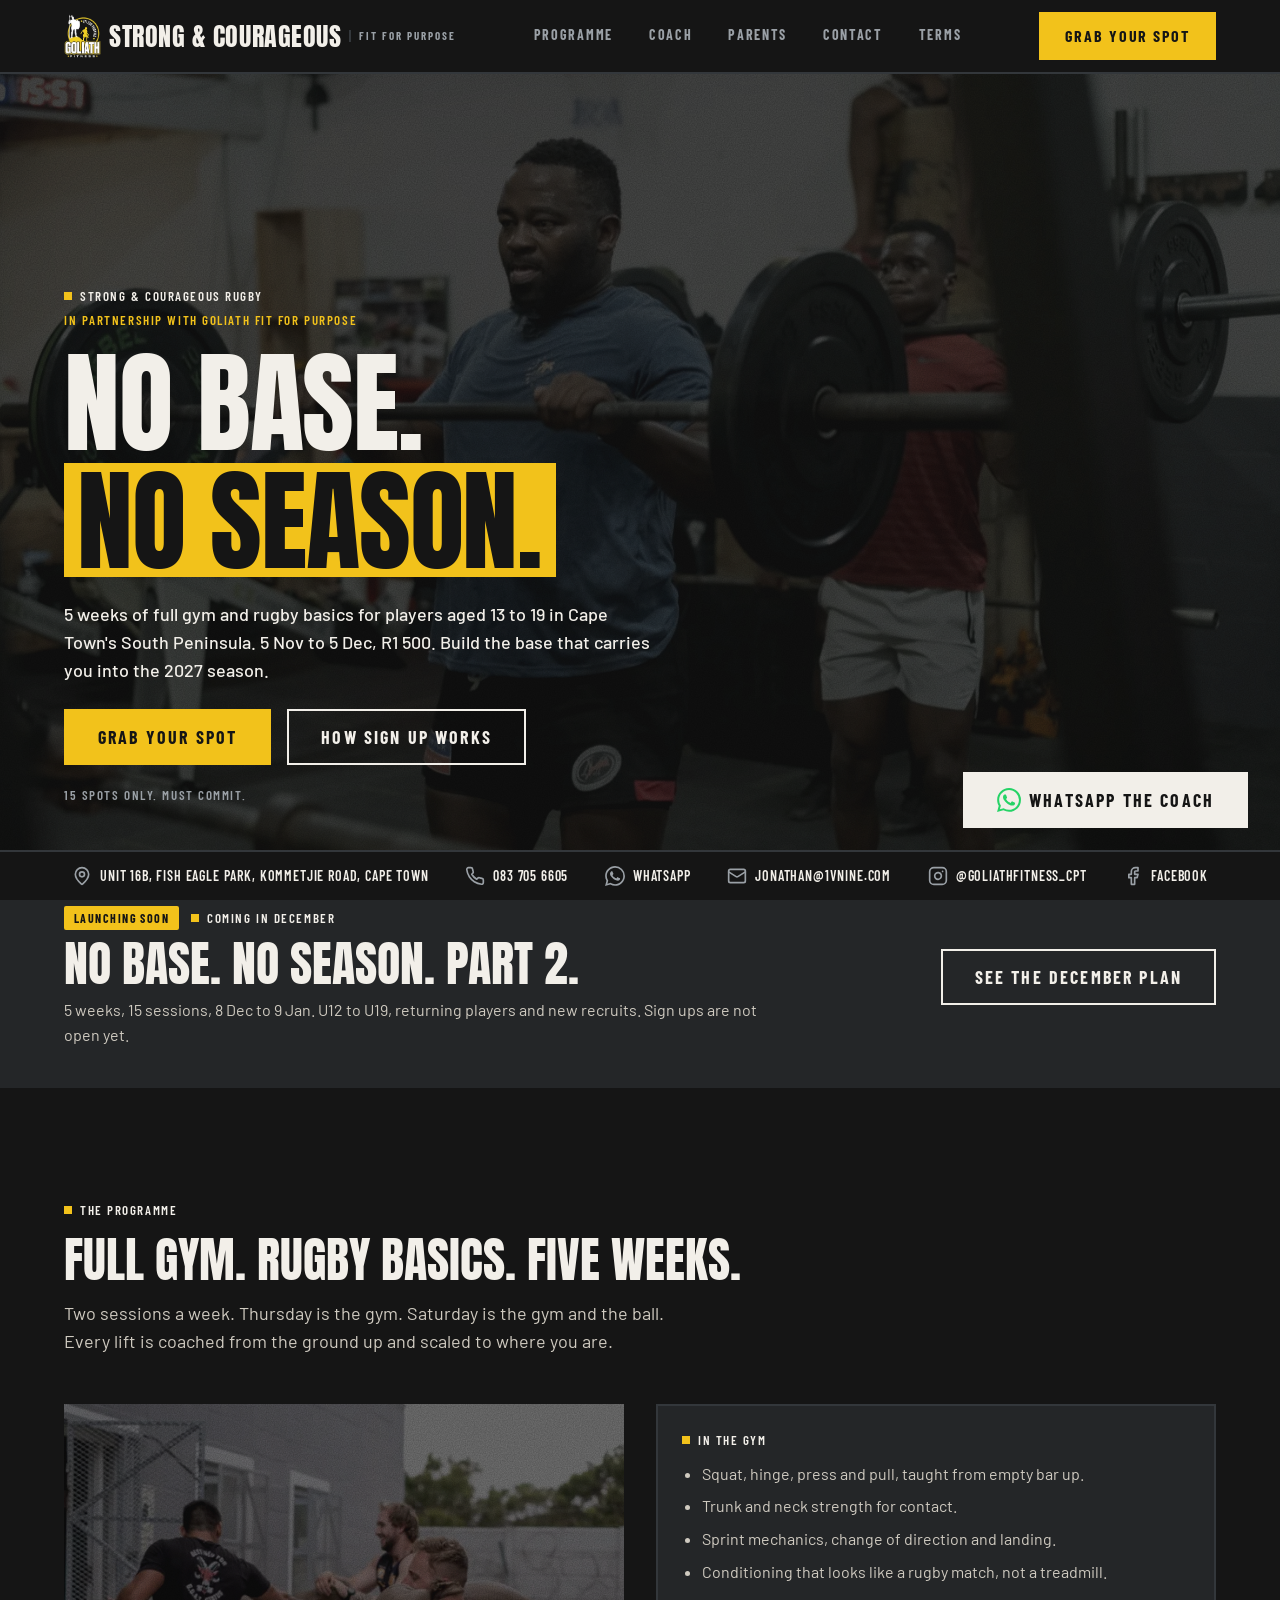
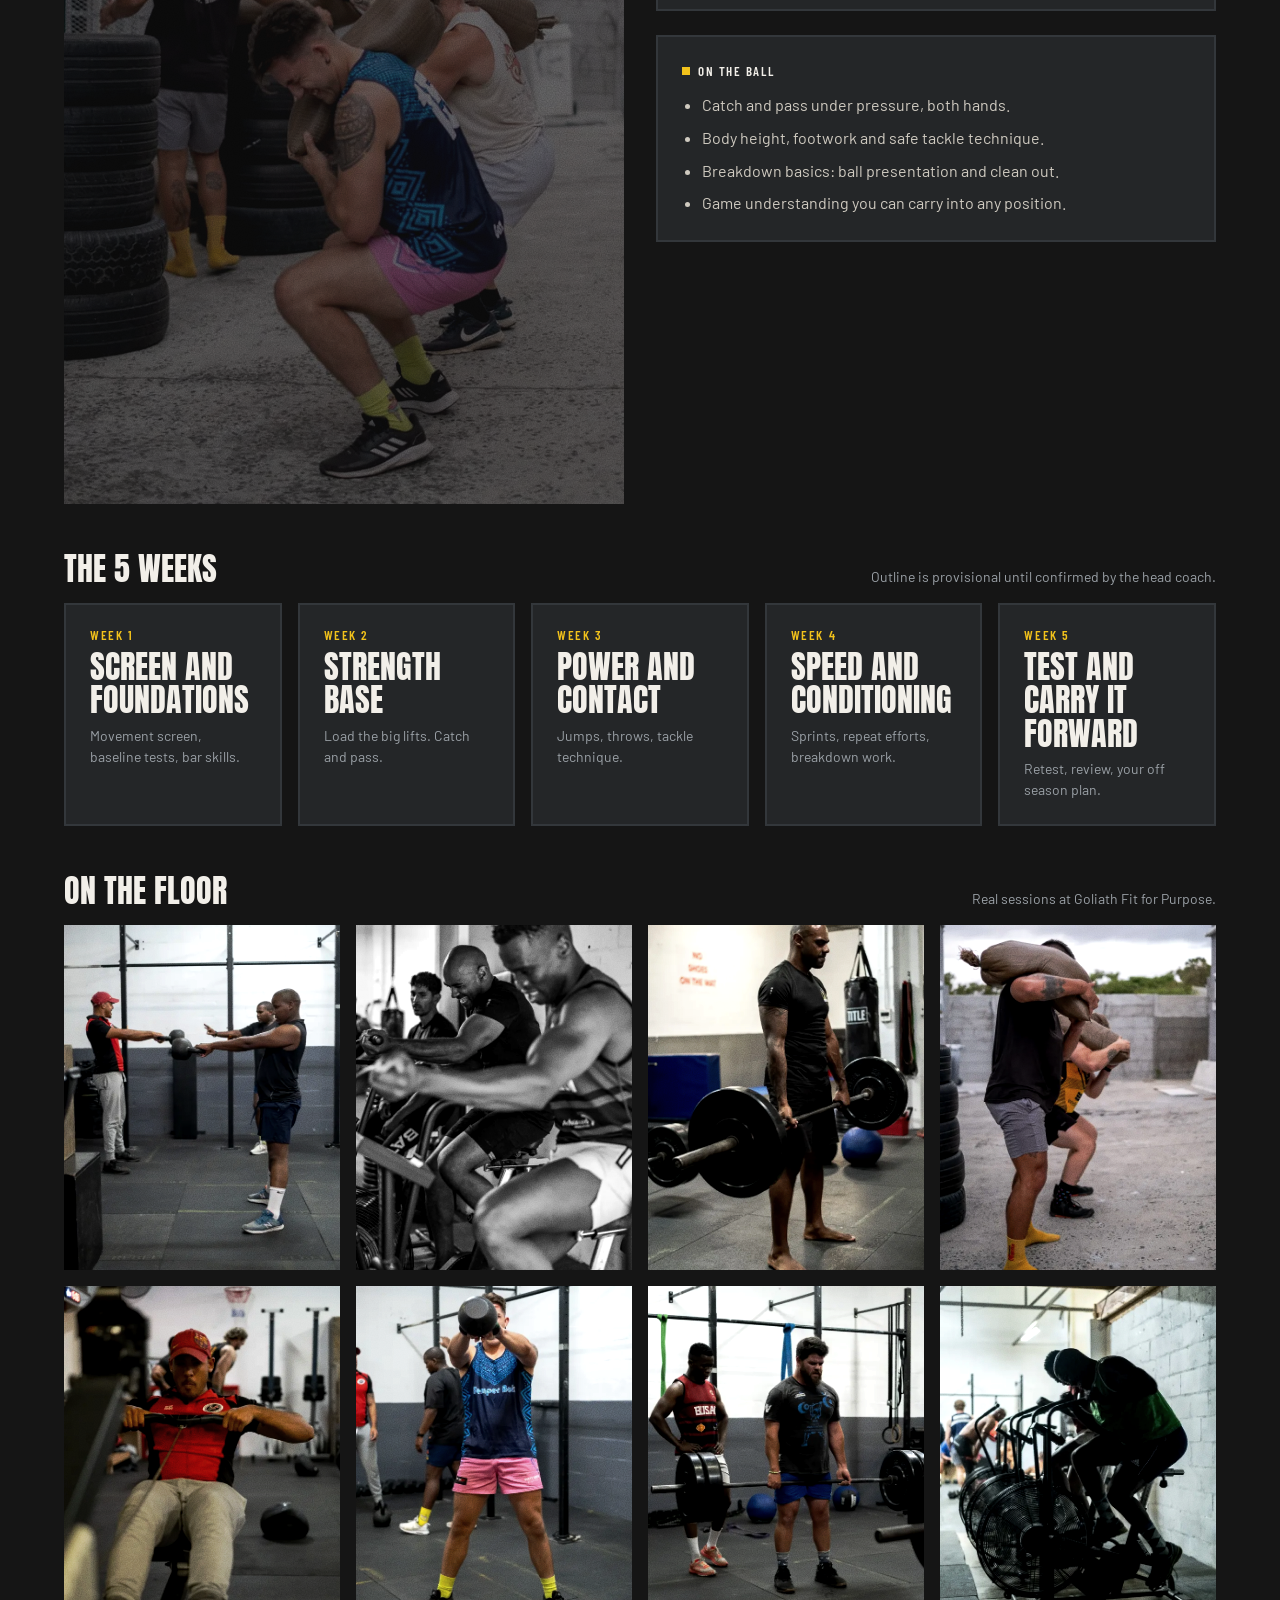
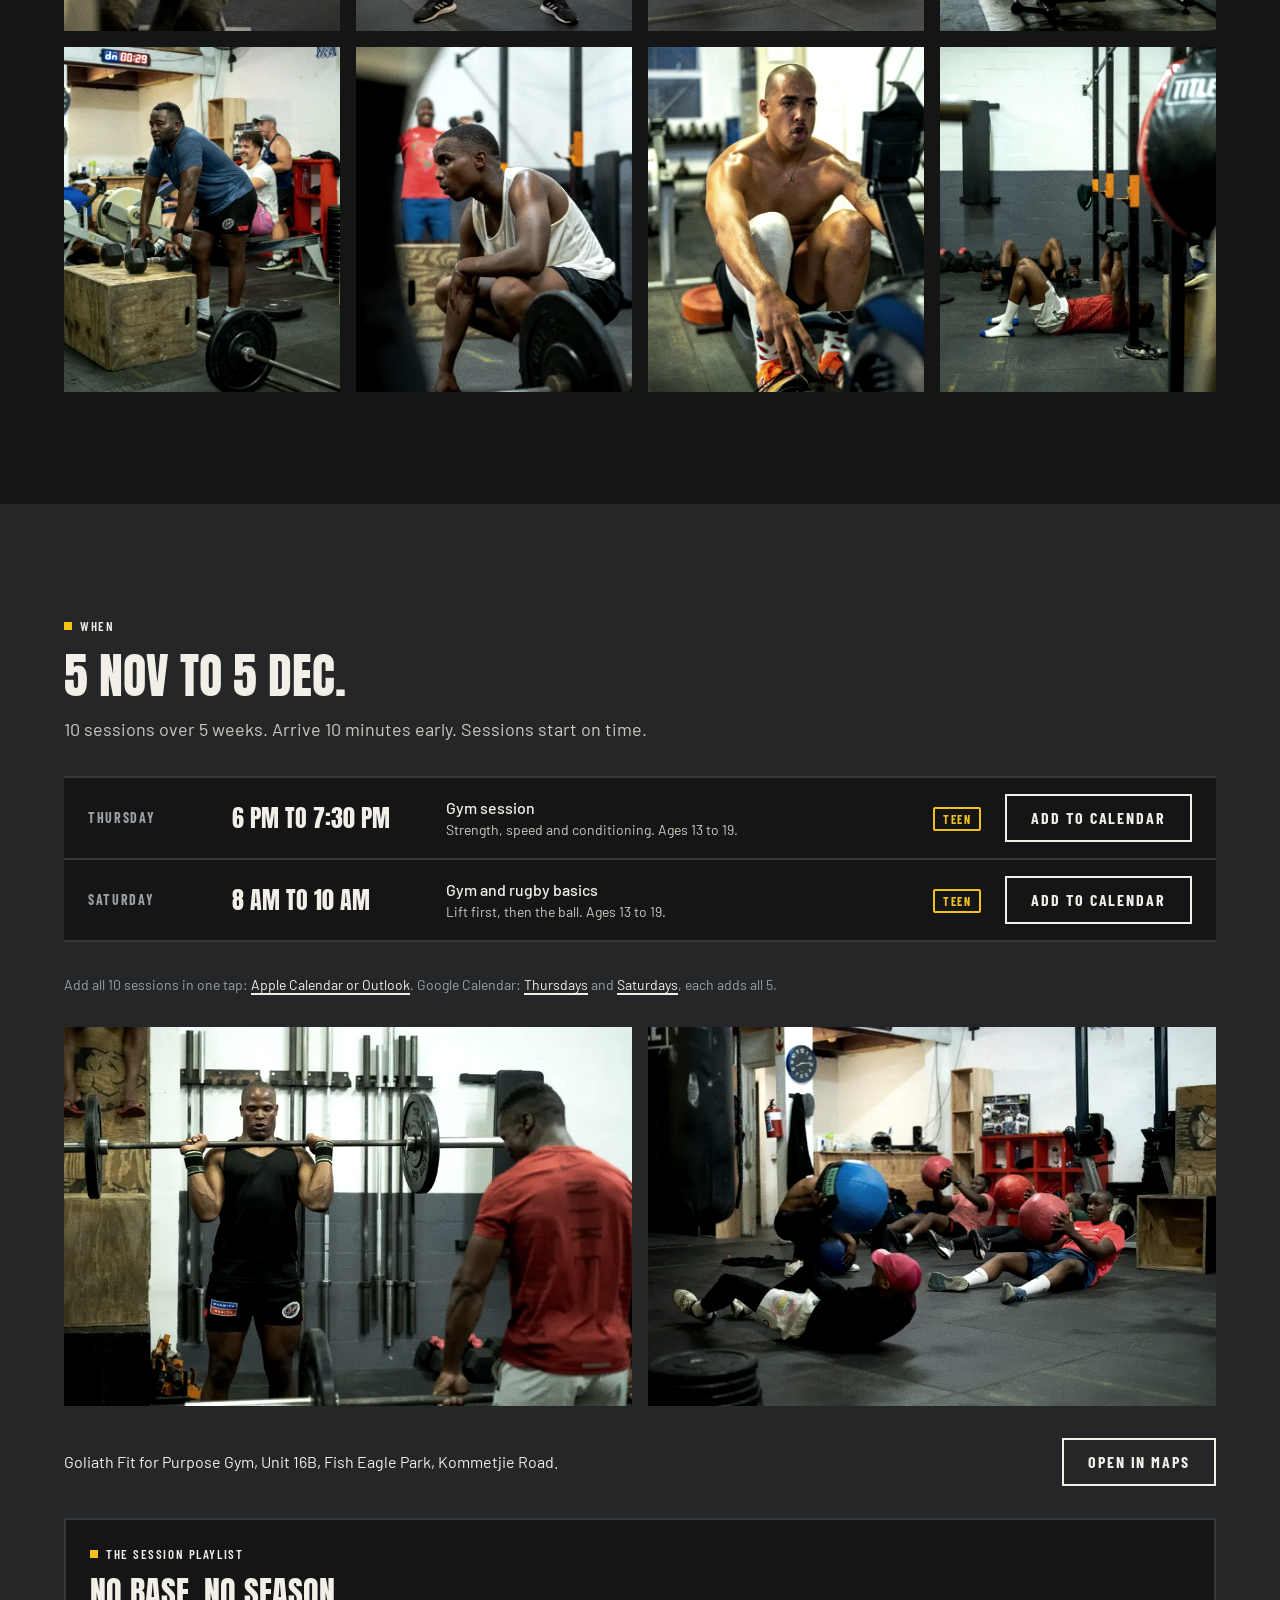
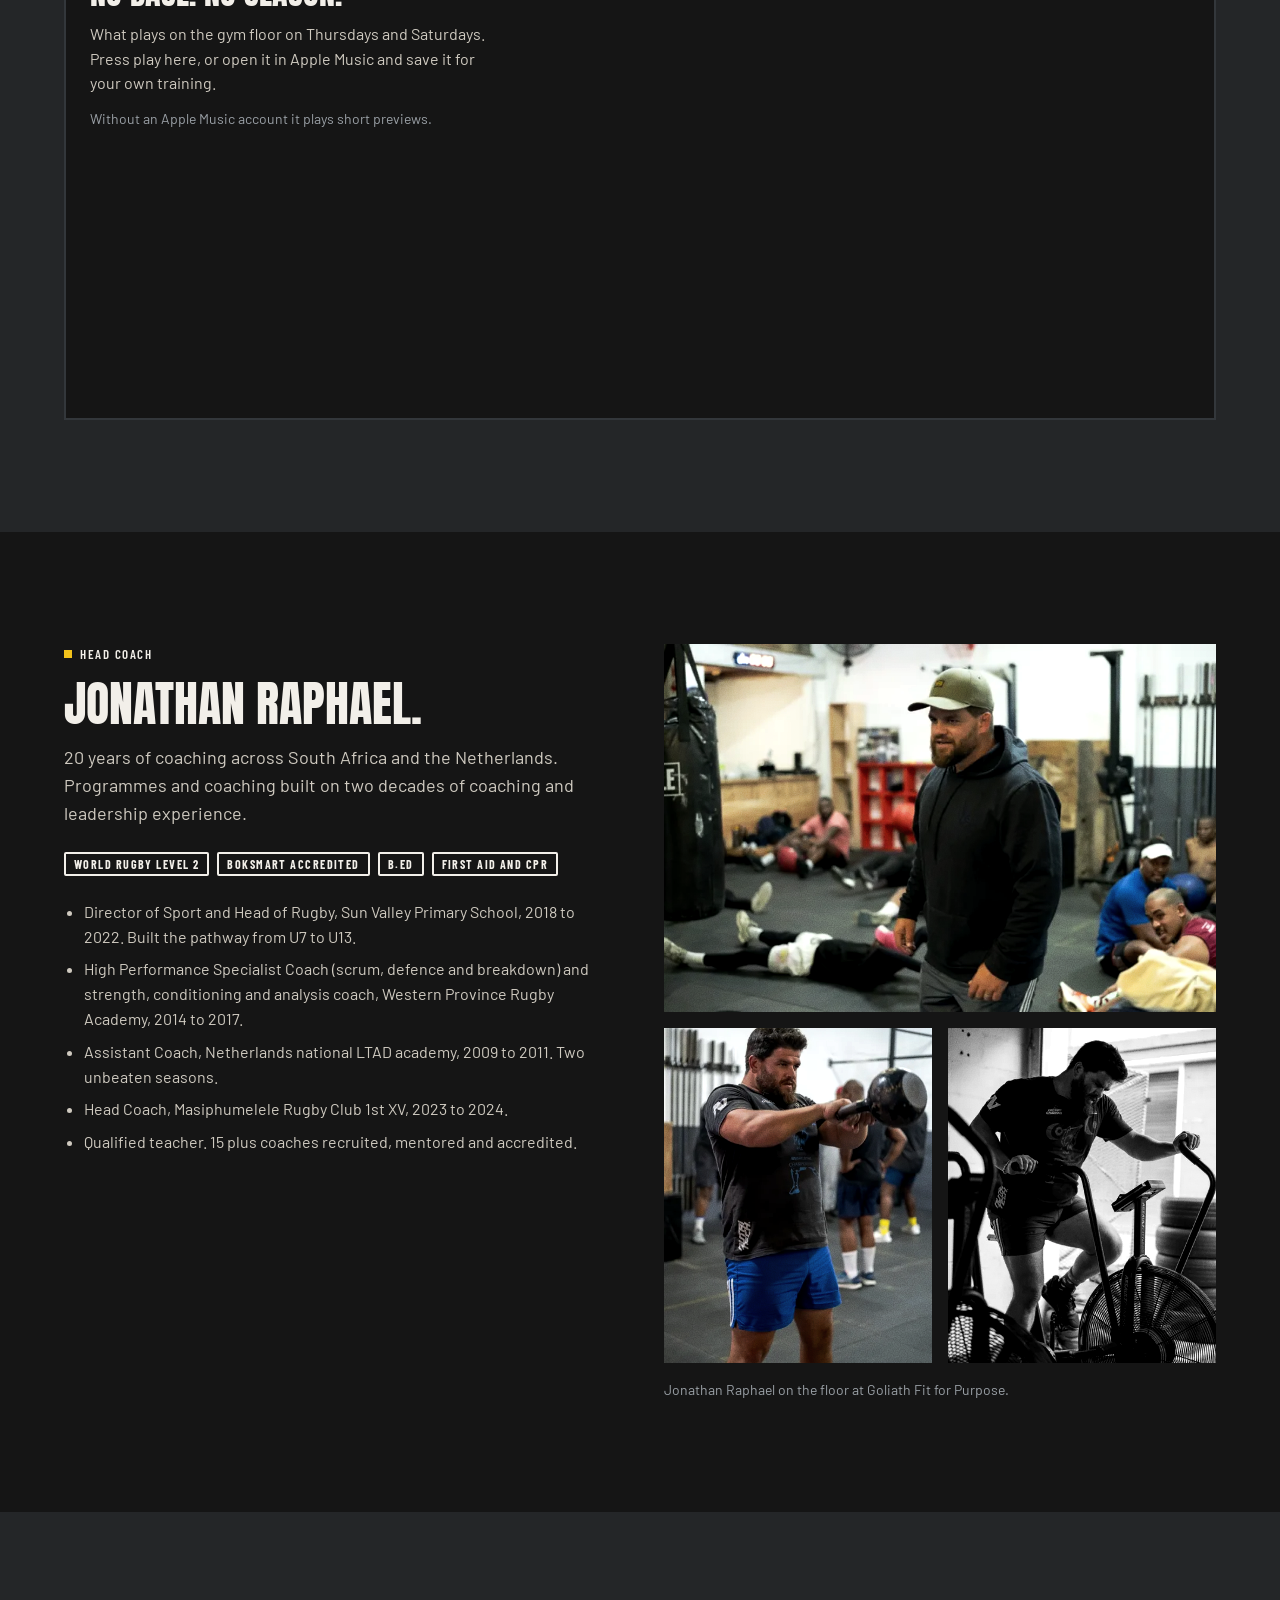
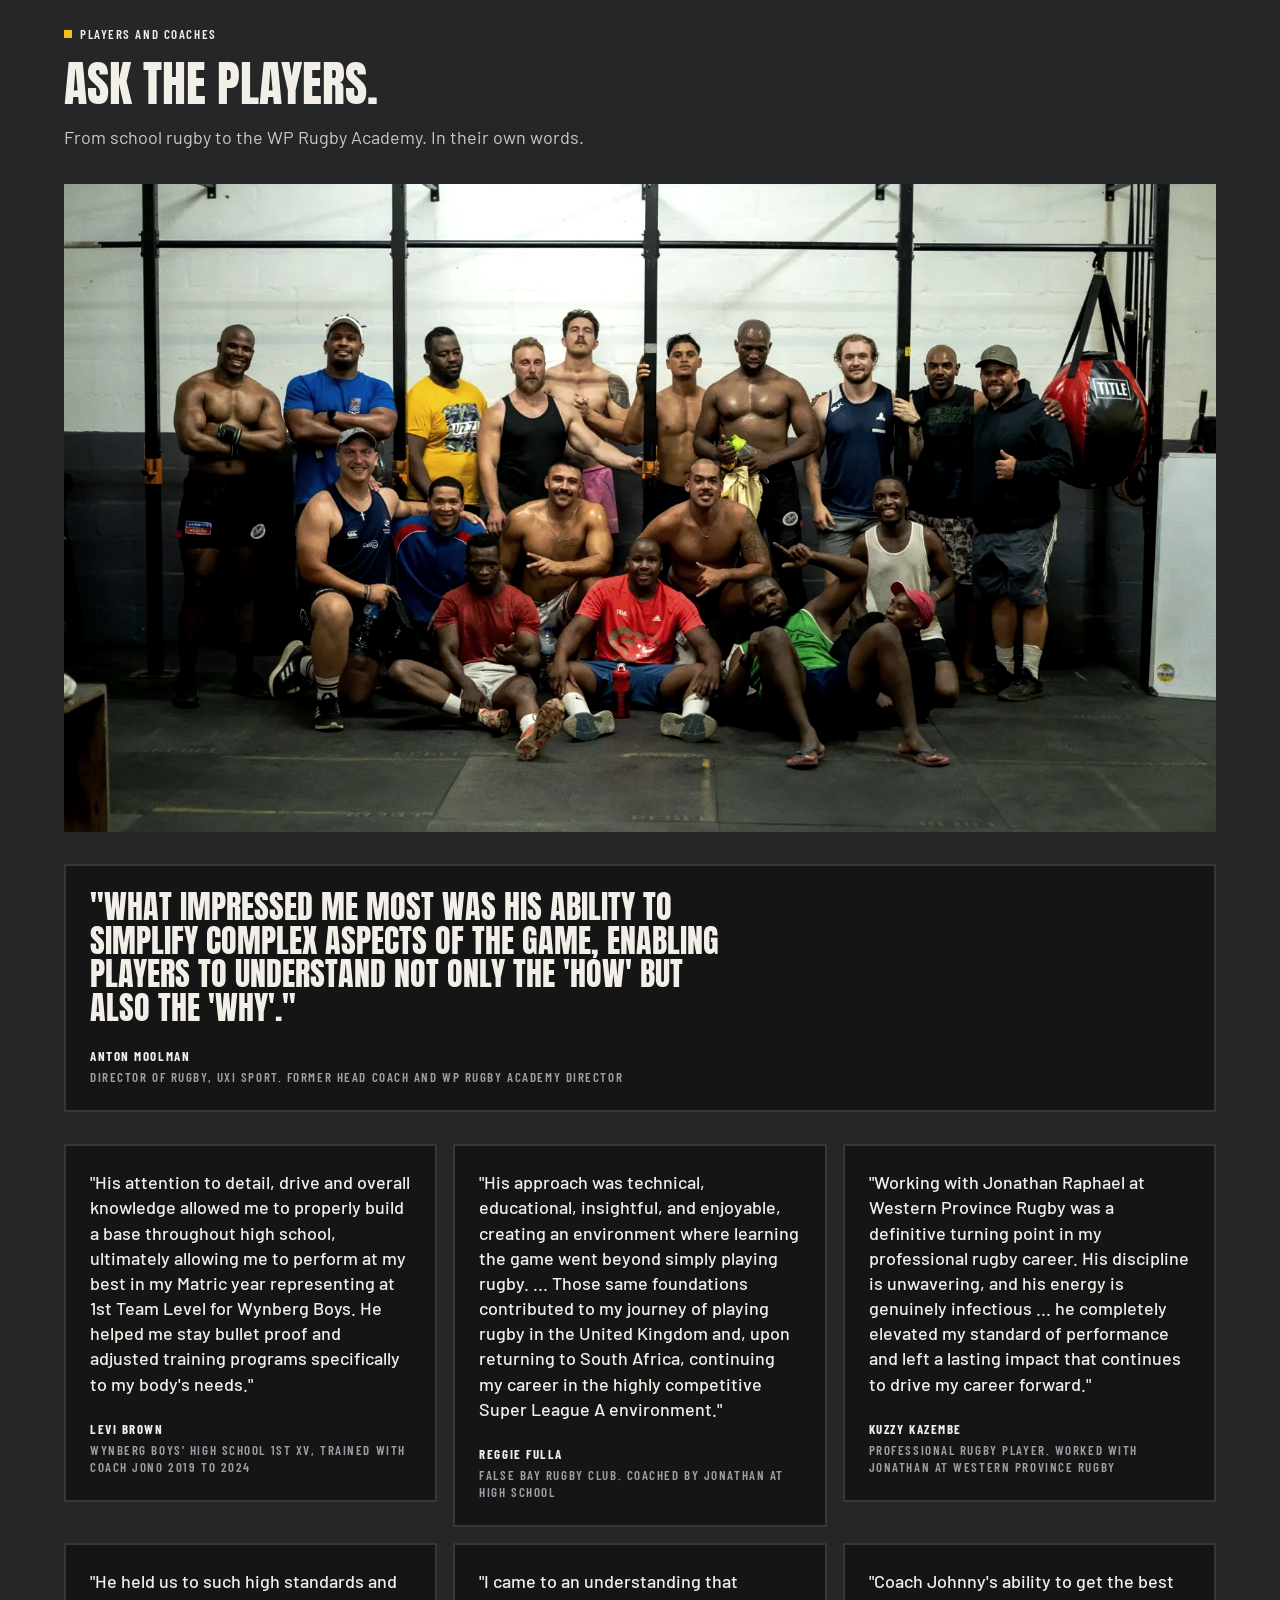
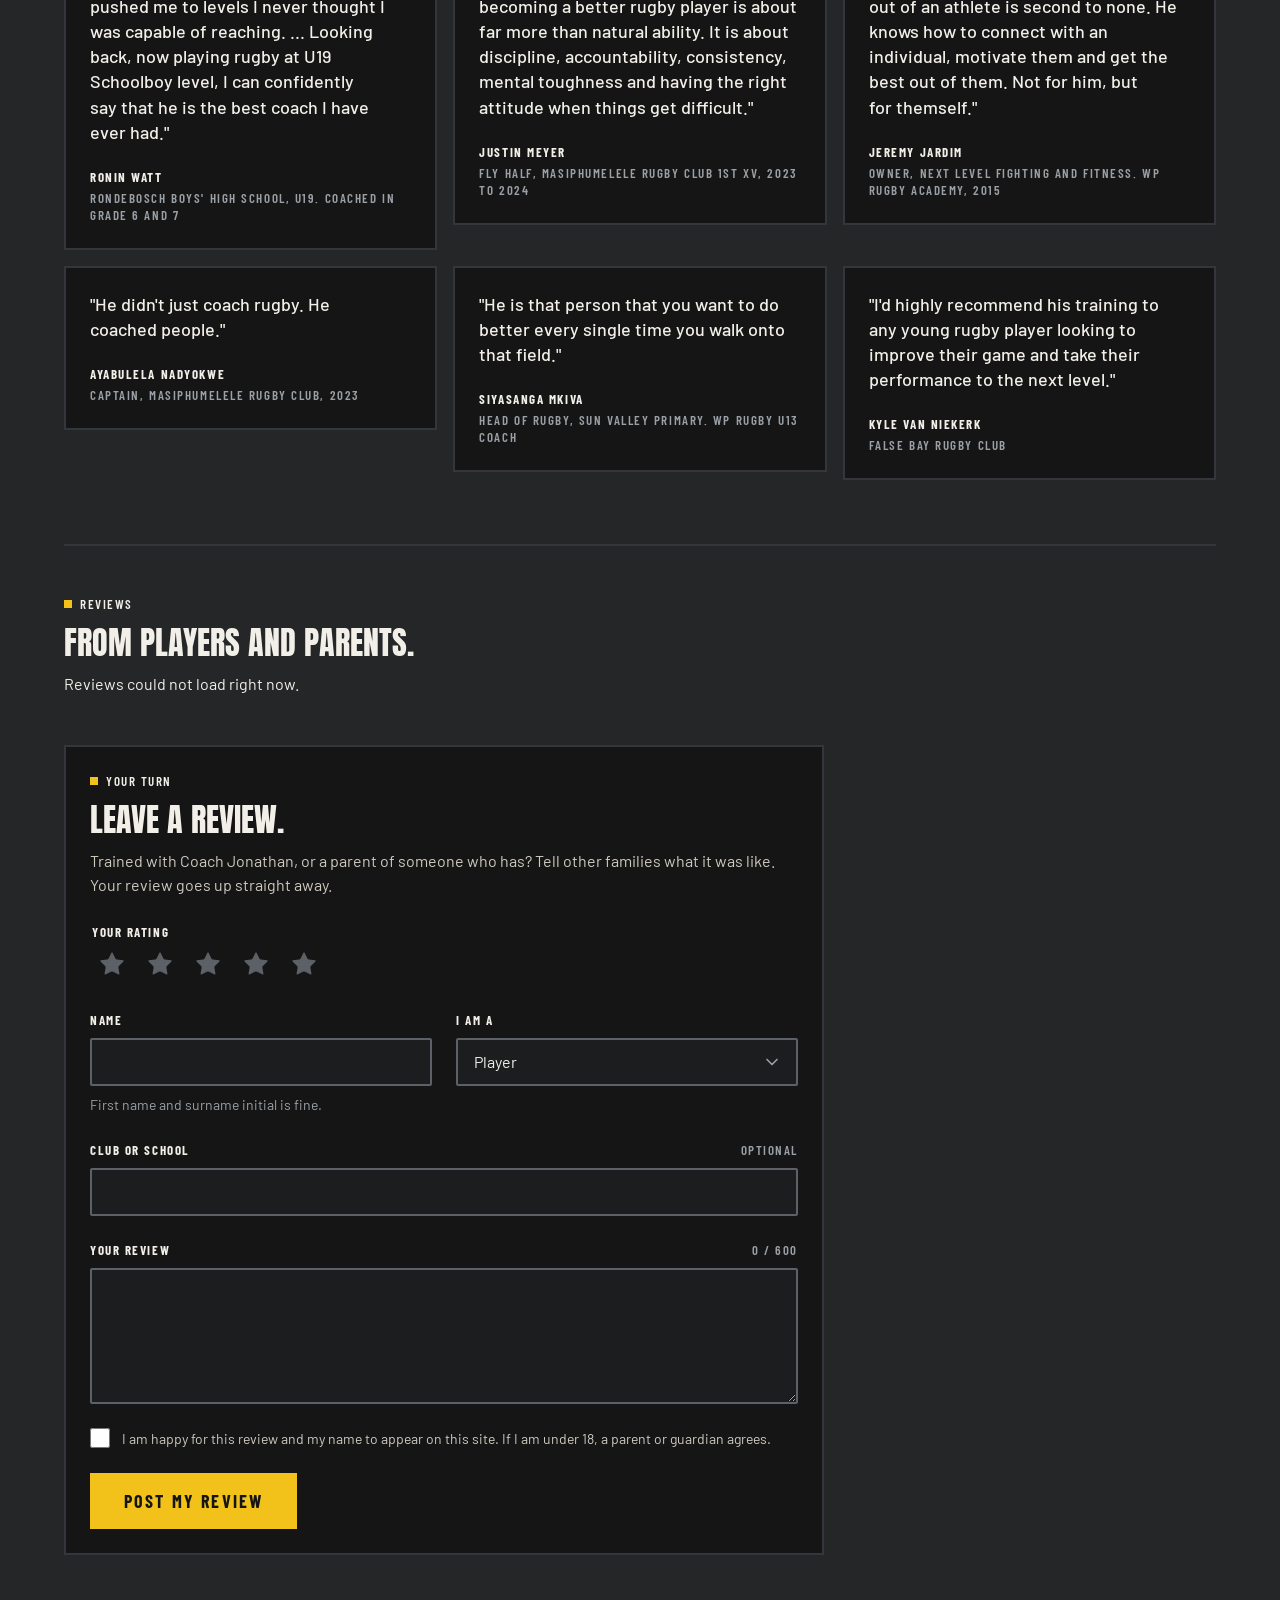
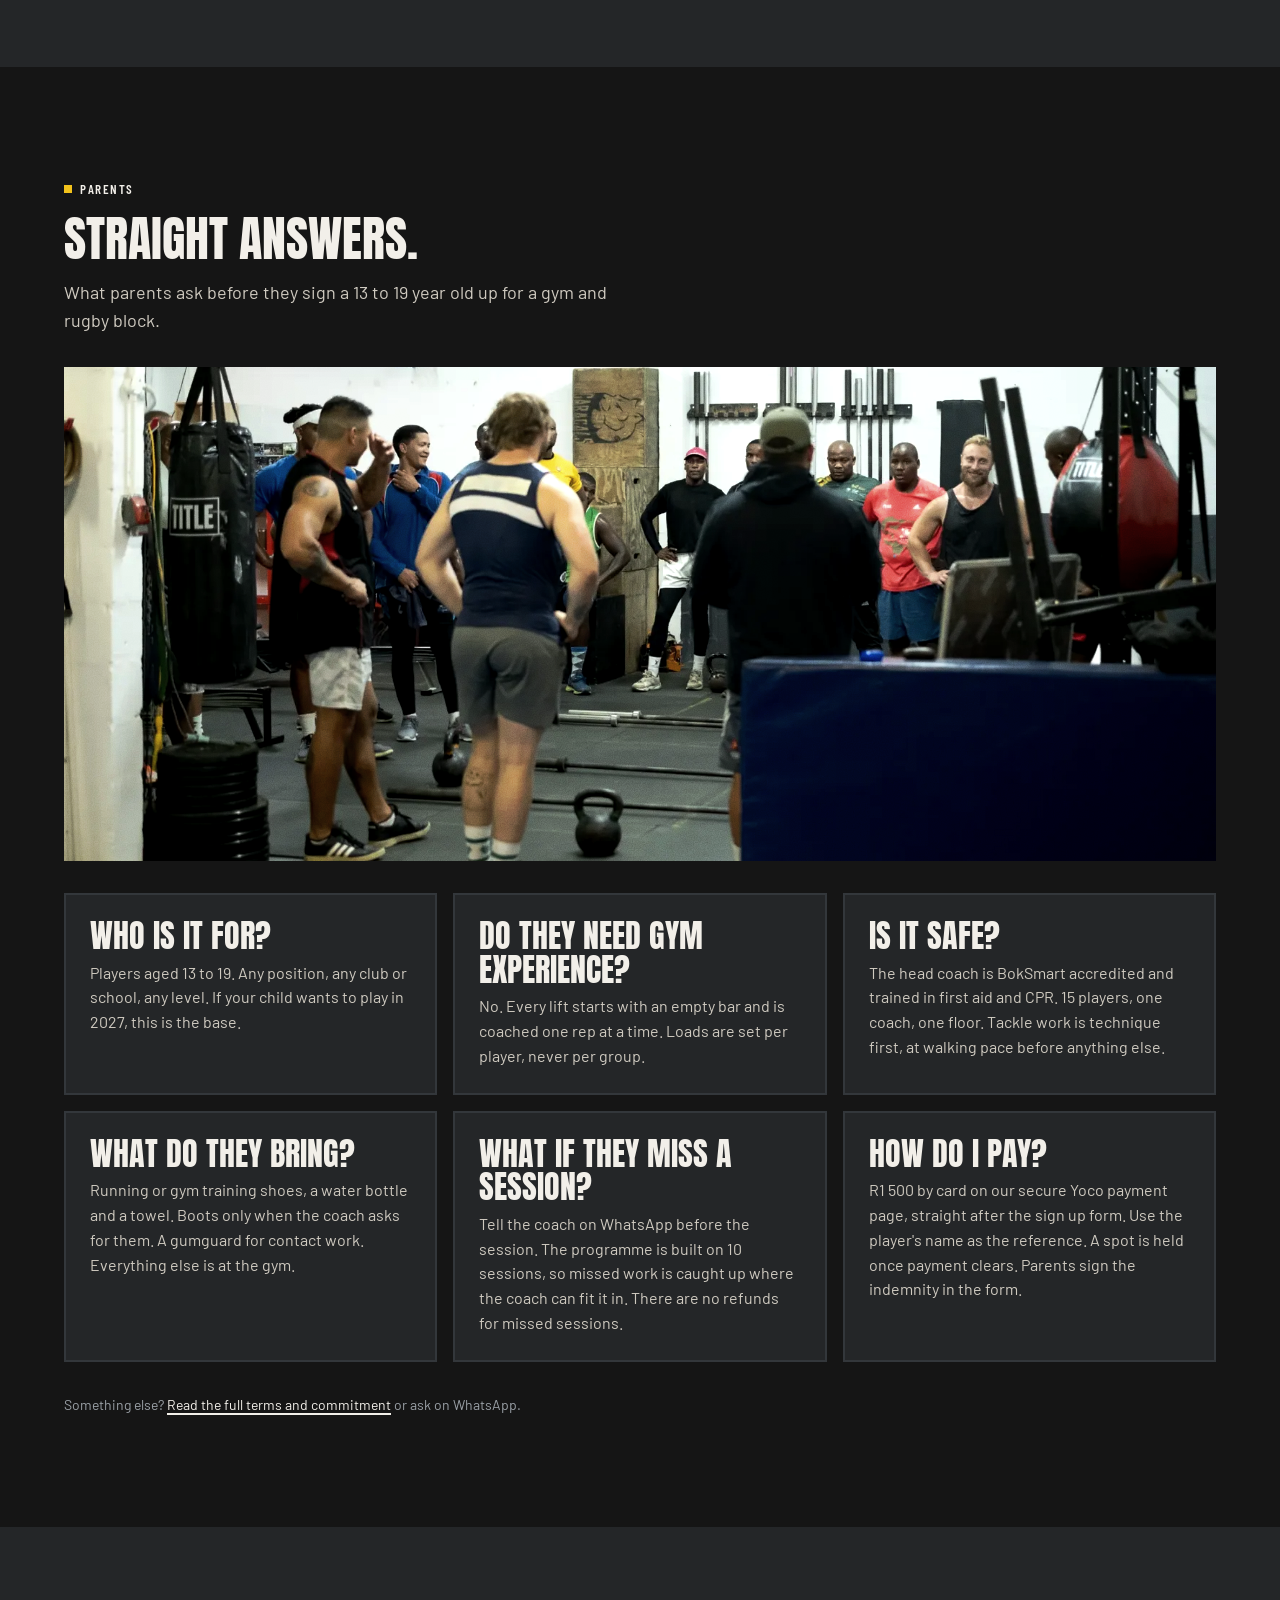
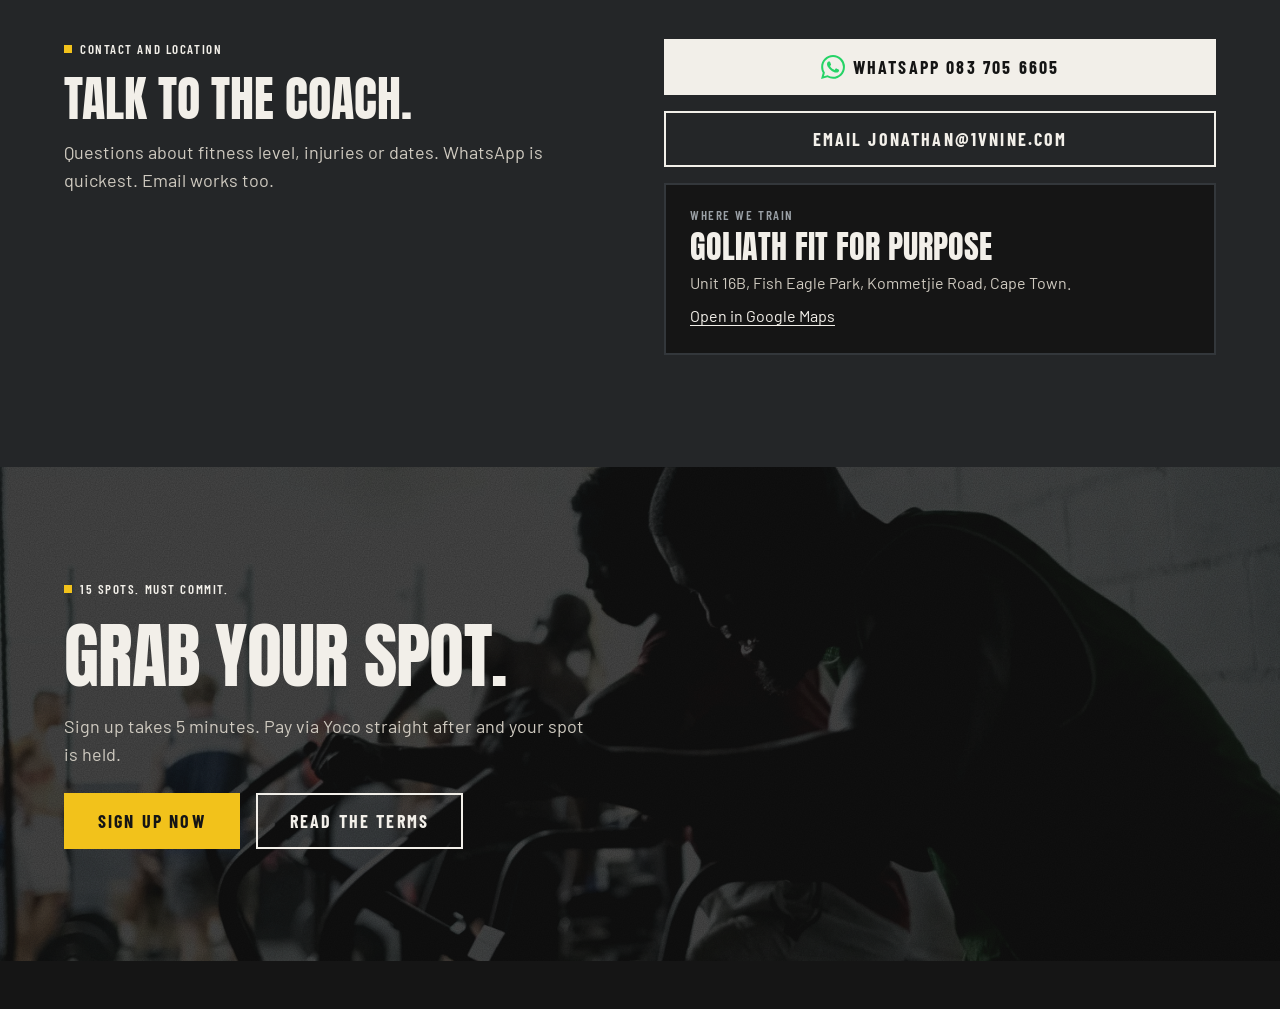
<file: index.html>
<!DOCTYPE html>
<html lang="en-ZA">
<head>
<meta charset="utf-8">
<meta name="viewport" content="width=device-width, initial-scale=1">
<title>No Base. No Season. | Teen Rugby Gym Programme, Cape Town</title>
<meta name="description" content="5 weeks of full gym and rugby basics for players aged 13 to 19 at Goliath Fit for Purpose, Kommetjie Road. 5 Nov to 5 Dec. 15 spots only.">
<link rel="canonical" href="https://strong-courageous.co.za/">
<link rel="icon" type="image/png" sizes="32x32" href="assets/favicon-32.png">
<link rel="apple-touch-icon" href="assets/apple-touch-icon.png">
<meta name="theme-color" content="#151515">
<meta property="og:type" content="website">
<meta property="og:site_name" content="Strong &amp; Courageous Rugby">
<meta property="og:title" content="No Base. No Season. | Teen Rugby Gym Programme, Cape Town">
<meta property="og:description" content="5 weeks of full gym and rugby basics for players aged 13 to 19 at Goliath Fit for Purpose, Kommetjie Road. 5 Nov to 5 Dec. 15 spots only.">
<meta property="og:url" content="https://strong-courageous.co.za/">
<meta property="og:image" content="https://strong-courageous.co.za/assets/og-image.jpg">
<meta property="og:image:width" content="1200">
<meta property="og:image:height" content="630">
<meta property="og:image:alt" content="Goliath Fitness, Fit for Purpose badge">
<meta name="twitter:card" content="summary_large_image">
<meta name="twitter:title" content="No Base. No Season. | Teen Rugby Gym Programme, Cape Town">
<meta name="twitter:description" content="5 weeks of full gym and rugby basics for players aged 13 to 19 at Goliath Fit for Purpose, Kommetjie Road. 5 Nov to 5 Dec. 15 spots only.">
<meta name="twitter:image" content="https://strong-courageous.co.za/assets/og-image.jpg">
<link rel="preload" href="assets/fonts/Anton-Regular.woff2" as="font" type="font/woff2" crossorigin>
<link rel="preload" href="assets/fonts/Barlow-Regular.woff2" as="font" type="font/woff2" crossorigin>
<link rel="preload" as="image" href="assets/photos/squat-rack-1200.webp" imagesrcset="assets/photos/squat-rack-800.webp 800w, assets/photos/squat-rack-1200.webp 1200w, assets/photos/squat-rack-1800.webp 1800w" imagesizes="100vw" fetchpriority="high">
<link rel="stylesheet" href="css/goliath.css">
<link rel="stylesheet" href="css/site.css">
<script src="js/site.js" defer></script>
<script src="js/hero.js" defer></script>
<script src="js/reviews.js" defer></script>
<script type="application/ld+json">
{
 "@context": "https://schema.org",
 "@graph": [
  {
   "@type": "WebSite",
   "@id": "https://strong-courageous.co.za/#website",
   "name": "No Base. No Season.",
   "url": "https://strong-courageous.co.za/",
   "publisher": {
    "@id": "https://strong-courageous.co.za/#org"
   },
   "inLanguage": "en-ZA"
  },
  {
   "@type": "SportsOrganization",
   "@id": "https://strong-courageous.co.za/#org",
   "name": "Strong & Courageous Rugby",
   "sport": "Rugby union",
   "url": "https://strong-courageous.co.za/",
   "email": "jonathan@1vnine.com",
   "telephone": "+27837056605",
   "logo": "https://strong-courageous.co.za/assets/goliath-badge-square.png",
   "founder": {
    "@id": "https://strong-courageous.co.za/#coach"
   },
   "areaServed": "Cape Town South Peninsula, Western Cape, South Africa"
  },
  {
   "@type": "Person",
   "@id": "https://strong-courageous.co.za/#coach",
   "name": "Jonathan Raphael",
   "jobTitle": "Head Coach",
   "worksFor": {
    "@id": "https://strong-courageous.co.za/#org"
   },
   "email": "jonathan@1vnine.com",
   "image": "https://strong-courageous.co.za/assets/photos/coach-kettlebell-1350.webp",
   "knowsAbout": [
    "Rugby union coaching",
    "Youth strength and conditioning",
    "Scrum, defence and breakdown coaching",
    "Tackle technique",
    "Long term athlete development"
   ],
   "hasCredential": [
    {
     "@type": "EducationalOccupationalCredential",
     "name": "World Rugby Level 2"
    },
    {
     "@type": "EducationalOccupationalCredential",
     "name": "BokSmart accredited"
    },
    {
     "@type": "EducationalOccupationalCredential",
     "name": "B.Ed"
    },
    {
     "@type": "EducationalOccupationalCredential",
     "name": "First Aid and CPR"
    }
   ]
  },
  {
   "@type": "ExerciseGym",
   "@id": "https://strong-courageous.co.za/#gym",
   "name": "Goliath Fit for Purpose",
   "address": {
    "@type": "PostalAddress",
    "streetAddress": "Unit 16B, Fish Eagle Park, Kommetjie Road",
    "addressLocality": "Cape Town",
    "addressRegion": "Western Cape",
    "addressCountry": "ZA"
   },
   "geo": {
    "@type": "GeoCoordinates",
    "latitude": -34.1340983,
    "longitude": 18.3677688
   },
   "hasMap": "https://maps.app.goo.gl/hayWaB1EWvCcktq87",
   "sameAs": [
    "https://www.instagram.com/goliathfitness_cpt",
    "https://www.facebook.com/GoliathFit4Purpose/"
   ]
  },
  {
   "@type": "Event",
   "@id": "https://strong-courageous.co.za/#event",
   "name": "No Base. No Season.",
   "description": "5 weeks of full gym and rugby basics for rugby players aged 13 to 19. Thursday gym sessions and Saturday gym and rugby basics sessions, 10 sessions in total, coached by Jonathan Raphael.",
   "startDate": "2026-11-05T18:00:00+02:00",
   "endDate": "2026-12-05T10:00:00+02:00",
   "eventStatus": "https://schema.org/EventScheduled",
   "eventAttendanceMode": "https://schema.org/OfflineEventAttendanceMode",
   "eventSchedule": [
    {
     "@type": "Schedule",
     "byDay": "https://schema.org/Thursday",
     "startTime": "18:00",
     "endTime": "19:30",
     "repeatFrequency": "P1W",
     "startDate": "2026-11-05",
     "endDate": "2026-12-03",
     "scheduleTimezone": "Africa/Johannesburg"
    },
    {
     "@type": "Schedule",
     "byDay": "https://schema.org/Saturday",
     "startTime": "08:00",
     "endTime": "10:00",
     "repeatFrequency": "P1W",
     "startDate": "2026-11-07",
     "endDate": "2026-12-05",
     "scheduleTimezone": "Africa/Johannesburg"
    }
   ],
   "location": {
    "@id": "https://strong-courageous.co.za/#gym"
   },
   "organizer": {
    "@id": "https://strong-courageous.co.za/#org"
   },
   "performer": {
    "@id": "https://strong-courageous.co.za/#coach"
   },
   "image": [
    "https://strong-courageous.co.za/assets/photos/squat-rack-1800.webp",
    "https://strong-courageous.co.za/assets/og-image.jpg"
   ],
   "typicalAgeRange": "13-19",
   "maximumAttendeeCapacity": 15,
   "offers": {
    "@type": "Offer",
    "price": "1500",
    "priceCurrency": "ZAR",
    "availability": "https://schema.org/LimitedAvailability",
    "validFrom": "2026-10-13",
    "url": "https://strong-courageous.co.za/sign-up"
   }
  },
  {
   "@type": "FAQPage",
   "@id": "https://strong-courageous.co.za/#faq",
   "mainEntity": [
    {
     "@type": "Question",
     "name": "Who is it for?",
     "acceptedAnswer": {
      "@type": "Answer",
      "text": "Players aged 13 to 19. Any position, any club or school, any level. If your child wants to play in 2027, this is the base."
     }
    },
    {
     "@type": "Question",
     "name": "Do they need gym experience?",
     "acceptedAnswer": {
      "@type": "Answer",
      "text": "No. Every lift starts with an empty bar and is coached one rep at a time. Loads are set per player, never per group."
     }
    },
    {
     "@type": "Question",
     "name": "Is it safe?",
     "acceptedAnswer": {
      "@type": "Answer",
      "text": "The head coach is BokSmart accredited and trained in first aid and CPR. 15 players, one coach, one floor. Tackle work is technique first, at walking pace before anything else."
     }
    },
    {
     "@type": "Question",
     "name": "What do they bring?",
     "acceptedAnswer": {
      "@type": "Answer",
      "text": "Running or gym training shoes, a water bottle and a towel. Boots only when the coach asks for them. A gumguard for contact work. Everything else is at the gym."
     }
    },
    {
     "@type": "Question",
     "name": "What if they miss a session?",
     "acceptedAnswer": {
      "@type": "Answer",
      "text": "Tell the coach on WhatsApp before the session. The programme is built on 10 sessions, so missed work is caught up where the coach can fit it in. There are no refunds for missed sessions."
     }
    },
    {
     "@type": "Question",
     "name": "How do I pay?",
     "acceptedAnswer": {
      "@type": "Answer",
      "text": "R1 500 by card on our secure Yoco payment page, straight after the sign up form. Use the player's name as the reference. A spot is held once payment clears. Parents sign the indemnity in the form."
     }
    }
   ]
  }
 ]
}
</script>
</head>
<body>
<svg width="0" height="0" style="position:absolute" aria-hidden="true">
  <symbol id="i-whatsapp" viewBox="0 0 24 24"><path fill="currentColor" d="M17.472 14.382c-.297-.149-1.758-.867-2.03-.967-.273-.099-.471-.148-.67.15-.197.297-.767.966-.94 1.164-.173.199-.347.223-.644.075-.297-.15-1.255-.463-2.39-1.475-.883-.788-1.48-1.761-1.653-2.059-.173-.297-.018-.458.13-.606.134-.133.298-.347.446-.52.149-.174.198-.298.298-.497.099-.198.05-.371-.025-.52-.075-.149-.669-1.612-.916-2.207-.242-.579-.487-.5-.669-.51-.173-.008-.371-.01-.57-.01-.198 0-.52.074-.792.372-.272.297-1.04 1.016-1.04 2.479 0 1.462 1.065 2.875 1.213 3.074.149.198 2.096 3.2 5.077 4.487.709.306 1.262.489 1.694.625.712.227 1.36.195 1.871.118.571-.085 1.758-.719 2.006-1.413.248-.694.248-1.289.173-1.413-.074-.124-.272-.198-.57-.347m-5.421 7.403h-.004a9.87 9.87 0 01-5.031-1.378l-.361-.214-3.741.982.998-3.648-.235-.374a9.86 9.86 0 01-1.51-5.26c.001-5.45 4.436-9.884 9.888-9.884 2.64 0 5.122 1.03 6.988 2.898a9.825 9.825 0 012.893 6.994c-.003 5.45-4.437 9.884-9.885 9.884m8.413-18.297A11.815 11.815 0 0012.05 0C5.495 0 .16 5.335.157 11.892c0 2.096.547 4.142 1.588 5.945L.057 24l6.305-1.654a11.882 11.882 0 005.683 1.448h.005c6.554 0 11.89-5.335 11.893-11.893a11.821 11.821 0 00-3.48-8.413Z"/></symbol>
  <symbol id="i-menu" viewBox="0 0 24 24" fill="none" stroke="currentColor" stroke-width="2" stroke-linecap="round" stroke-linejoin="round"><line x1="4" x2="20" y1="12" y2="12"/><line x1="4" x2="20" y1="6" y2="6"/><line x1="4" x2="20" y1="18" y2="18"/></symbol>
  <symbol id="i-x" viewBox="0 0 24 24" fill="none" stroke="currentColor" stroke-width="2" stroke-linecap="round" stroke-linejoin="round"><path d="M18 6 6 18"/><path d="m6 6 12 12"/></symbol>
  <symbol id="i-map-pin" viewBox="0 0 24 24" fill="none" stroke="currentColor" stroke-width="2" stroke-linecap="round" stroke-linejoin="round"><path d="M20 10c0 4.993-5.539 10.193-7.399 11.799a1 1 0 0 1-1.202 0C9.539 20.193 4 14.993 4 10a8 8 0 0 1 16 0"/><circle cx="12" cy="10" r="3"/></symbol>
  <symbol id="i-phone" viewBox="0 0 24 24" fill="none" stroke="currentColor" stroke-width="2" stroke-linecap="round" stroke-linejoin="round"><path d="M22 16.92v3a2 2 0 0 1-2.18 2 19.79 19.79 0 0 1-8.63-3.07 19.5 19.5 0 0 1-6-6 19.79 19.79 0 0 1-3.07-8.67A2 2 0 0 1 4.11 2h3a2 2 0 0 1 2 1.72 12.84 12.84 0 0 0 .7 2.81 2 2 0 0 1-.45 2.11L8.09 9.91a16 16 0 0 0 6 6l1.27-1.27a2 2 0 0 1 2.11-.45 12.84 12.84 0 0 0 2.81.7A2 2 0 0 1 22 16.92z"/></symbol>
  <symbol id="i-mail" viewBox="0 0 24 24" fill="none" stroke="currentColor" stroke-width="2" stroke-linecap="round" stroke-linejoin="round"><rect width="20" height="16" x="2" y="4" rx="2"/><path d="m22 7-8.97 5.7a1.94 1.94 0 0 1-2.06 0L2 7"/></symbol>
  <symbol id="i-instagram" viewBox="0 0 24 24" fill="none" stroke="currentColor" stroke-width="2" stroke-linecap="round" stroke-linejoin="round"><rect width="20" height="20" x="2" y="2" rx="5" ry="5"/><path d="M16 11.37A4 4 0 1 1 12.63 8 4 4 0 0 1 16 11.37z"/><line x1="17.5" x2="17.51" y1="6.5" y2="6.5"/></symbol>
  <symbol id="i-facebook" viewBox="0 0 24 24" fill="none" stroke="currentColor" stroke-width="2" stroke-linecap="round" stroke-linejoin="round"><path d="M18 2h-3a5 5 0 0 0-5 5v3H7v4h3v8h4v-8h3l1-4h-4V7a1 1 0 0 1 1-1h3z"/></symbol>
  <symbol id="i-star" viewBox="0 0 24 24"><path fill="currentColor" d="M11.525 2.295a.53.53 0 0 1 .95 0l2.31 4.679a2.123 2.123 0 0 0 1.595 1.16l5.166.756a.53.53 0 0 1 .294.904l-3.736 3.638a2.123 2.123 0 0 0-.611 1.878l.882 5.14a.53.53 0 0 1-.771.56l-4.618-2.428a2.122 2.122 0 0 0-1.973 0L6.396 21.01a.53.53 0 0 1-.77-.56l.881-5.139a2.122 2.122 0 0 0-.611-1.879L2.16 9.795a.53.53 0 0 1 .294-.906l5.165-.755a2.122 2.122 0 0 0 1.597-1.16z"/></symbol>
</svg>
<a class="skip-link" href="#main">Skip to content</a>
<div class="gl-page">

<header class="gl-nav">
  <div class="gl-nav__bar">
    <a class="gl-nav__brand" href="index.html" aria-label="Strong &amp; Courageous home"><img class="gl-nav__logo" src="assets/logo-111.webp" alt="Goliath Fitness badge" width="37" height="44"><span class="gl-nav__word">Strong &amp; Courageous</span><span class="gl-nav__sub">Fit for Purpose</span></a>
    <nav aria-label="Primary">
      <ul class="gl-nav__links">
        <li><a class="gl-nav__link" href="#programme">Programme</a></li>
        <li><a class="gl-nav__link" href="#coach">Coach</a></li>
        <li><a class="gl-nav__link" href="#faq">Parents</a></li>
        <li><a class="gl-nav__link" href="#contact">Contact</a></li>
        <li><a class="gl-nav__link" href="terms.html">Terms</a></li>
      </ul>
    </nav>
    <div class="gl-nav__actions">
      <a class="gl-btn gl-btn--primary gl-nav__cta" href="sign-up.html"><span>Grab Your Spot</span></a>
      <button class="gl-nav__toggle" type="button" aria-expanded="false" aria-controls="gl-nav-menu" aria-label="Open menu"><svg class="gl-icon gl-icon--open" width="24" height="24" aria-hidden="true"><use href="#i-menu"/></svg><svg class="gl-icon gl-icon--close" width="24" height="24" aria-hidden="true"><use href="#i-x"/></svg></button>
    </div>
  </div>
  <div class="gl-nav__menu" id="gl-nav-menu" hidden>
    <a class="gl-nav__link" href="#programme">Programme</a>
    <a class="gl-nav__link" href="#coach">Coach</a>
    <a class="gl-nav__link" href="#faq">Parents</a>
    <a class="gl-nav__link" href="#contact">Contact</a>
    <a class="gl-nav__link" href="terms.html">Terms</a>
    <div class="gl-nav__menu-actions">
      <a class="gl-btn gl-btn--primary gl-btn--full" href="sign-up.html"><span>Grab Your Spot</span></a>
      <a class="gl-btn gl-btn--whatsapp gl-btn--full" href="https://wa.me/27837056605?text=Hi%20Jonathan.%20I%20want%20to%20sign%20up%20for%20No%20Base.%20No%20Season." target="_blank" rel="noopener noreferrer"><svg class="gl-icon" width="24" height="24" aria-hidden="true"><use href="#i-whatsapp"/></svg><span>WhatsApp the Coach</span></a>
    </div>
  </div>
</header>

<main class="gl-page__main" id="main" tabindex="-1">

<div class="gl-photo gl-photo--has-content hero-slideshow" style="min-height:min(88vh, 820px)" data-slides="[{&quot;src&quot;:&quot;assets/photos/team-group-1600.webp&quot;,&quot;srcset&quot;:&quot;assets/photos/team-group-800.webp 800w, assets/photos/team-group-1600.webp 1600w&quot;},{&quot;src&quot;:&quot;assets/photos/gallery-deadlift-side-1000.webp&quot;,&quot;srcset&quot;:&quot;assets/photos/gallery-deadlift-side-600.webp 600w, assets/photos/gallery-deadlift-side-1000.webp 1000w&quot;},{&quot;src&quot;:&quot;assets/photos/schedule-front-rack-1600.webp&quot;,&quot;srcset&quot;:&quot;assets/photos/schedule-front-rack-800.webp 800w, assets/photos/schedule-front-rack-1600.webp 1600w&quot;},{&quot;src&quot;:&quot;assets/photos/gallery-bikes-bw-1000.webp&quot;,&quot;srcset&quot;:&quot;assets/photos/gallery-bikes-bw-600.webp 600w, assets/photos/gallery-bikes-bw-1000.webp 1000w&quot;},{&quot;src&quot;:&quot;assets/photos/signup-bikes-crew-1600.webp&quot;,&quot;srcset&quot;:&quot;assets/photos/signup-bikes-crew-800.webp 800w, assets/photos/signup-bikes-crew-1600.webp 1600w&quot;},{&quot;src&quot;:&quot;assets/photos/gallery-kettlebell-coaching-1000.webp&quot;,&quot;srcset&quot;:&quot;assets/photos/gallery-kettlebell-coaching-600.webp 600w, assets/photos/gallery-kettlebell-coaching-1000.webp 1000w&quot;},{&quot;src&quot;:&quot;assets/photos/tyres-outdoor-1000.webp&quot;,&quot;srcset&quot;:&quot;assets/photos/tyres-outdoor-600.webp 600w, assets/photos/tyres-outdoor-1000.webp 1000w&quot;},{&quot;src&quot;:&quot;assets/photos/schedule-medball-group-1600.webp&quot;,&quot;srcset&quot;:&quot;assets/photos/schedule-medball-group-800.webp 800w, assets/photos/schedule-medball-group-1600.webp 1600w&quot;},{&quot;src&quot;:&quot;assets/photos/coach-kettlebell-1350.webp&quot;,&quot;srcset&quot;:&quot;assets/photos/coach-kettlebell-700.webp 700w, assets/photos/coach-kettlebell-1350.webp 1350w&quot;},{&quot;src&quot;:&quot;assets/photos/gallery-sandbag-1000.webp&quot;,&quot;srcset&quot;:&quot;assets/photos/gallery-sandbag-600.webp 600w, assets/photos/gallery-sandbag-1000.webp 1000w&quot;},{&quot;src&quot;:&quot;assets/photos/terms-medball-1600.webp&quot;,&quot;srcset&quot;:&quot;assets/photos/terms-medball-800.webp 800w, assets/photos/terms-medball-1600.webp 1600w&quot;},{&quot;src&quot;:&quot;assets/photos/gallery-rower-drive-1000.webp&quot;,&quot;srcset&quot;:&quot;assets/photos/gallery-rower-drive-600.webp 600w, assets/photos/gallery-rower-drive-1000.webp 1000w&quot;},{&quot;src&quot;:&quot;assets/photos/faq-briefing-1600.webp&quot;,&quot;srcset&quot;:&quot;assets/photos/faq-briefing-800.webp 800w, assets/photos/faq-briefing-1600.webp 1600w&quot;},{&quot;src&quot;:&quot;assets/photos/gallery-deadlift-spot-1000.webp&quot;,&quot;srcset&quot;:&quot;assets/photos/gallery-deadlift-spot-600.webp 600w, assets/photos/gallery-deadlift-spot-1000.webp 1000w&quot;},{&quot;src&quot;:&quot;assets/photos/cta-bikes-1600.webp&quot;,&quot;srcset&quot;:&quot;assets/photos/cta-bikes-800.webp 800w, assets/photos/cta-bikes-1600.webp 1600w&quot;},{&quot;src&quot;:&quot;assets/photos/gallery-kettlebell-swing-1000.webp&quot;,&quot;srcset&quot;:&quot;assets/photos/gallery-kettlebell-swing-600.webp 600w, assets/photos/gallery-kettlebell-swing-1000.webp 1000w&quot;},{&quot;src&quot;:&quot;assets/photos/terms-bikes-1600.webp&quot;,&quot;srcset&quot;:&quot;assets/photos/terms-bikes-800.webp 800w, assets/photos/terms-bikes-1600.webp 1600w&quot;},{&quot;src&quot;:&quot;assets/photos/gallery-dumbbell-box-1000.webp&quot;,&quot;srcset&quot;:&quot;assets/photos/gallery-dumbbell-box-600.webp 600w, assets/photos/gallery-dumbbell-box-1000.webp 1000w&quot;},{&quot;src&quot;:&quot;assets/photos/coach-floor-900.webp&quot;,&quot;srcset&quot;:&quot;assets/photos/coach-floor-450.webp 450w, assets/photos/coach-floor-900.webp 900w&quot;},{&quot;src&quot;:&quot;assets/photos/gallery-floor-press-1000.webp&quot;,&quot;srcset&quot;:&quot;assets/photos/gallery-floor-press-600.webp 600w, assets/photos/gallery-floor-press-1000.webp 1000w&quot;},{&quot;src&quot;:&quot;assets/photos/signup-floor-talk-1000.webp&quot;,&quot;srcset&quot;:&quot;assets/photos/signup-floor-talk-600.webp 600w, assets/photos/signup-floor-talk-1000.webp 1000w&quot;},{&quot;src&quot;:&quot;assets/photos/gallery-bikes-silhouette-1000.webp&quot;,&quot;srcset&quot;:&quot;assets/photos/gallery-bikes-silhouette-600.webp 600w, assets/photos/gallery-bikes-silhouette-1000.webp 1000w&quot;},{&quot;src&quot;:&quot;assets/photos/gallery-barbell-crouch-1000.webp&quot;,&quot;srcset&quot;:&quot;assets/photos/gallery-barbell-crouch-600.webp 600w, assets/photos/gallery-barbell-crouch-1000.webp 1000w&quot;},{&quot;src&quot;:&quot;assets/photos/signup-rower-clap-1000.webp&quot;,&quot;srcset&quot;:&quot;assets/photos/signup-rower-clap-600.webp 600w, assets/photos/signup-rower-clap-1000.webp 1000w&quot;},{&quot;src&quot;:&quot;assets/photos/coach-bike-900.webp&quot;,&quot;srcset&quot;:&quot;assets/photos/coach-bike-450.webp 450w, assets/photos/coach-bike-900.webp 900w&quot;},{&quot;src&quot;:&quot;assets/photos/gallery-rower-1000.webp&quot;,&quot;srcset&quot;:&quot;assets/photos/gallery-rower-600.webp 600w, assets/photos/gallery-rower-1000.webp 1000w&quot;},{&quot;src&quot;:&quot;assets/photos/signup-kettlebell-pair-1000.webp&quot;,&quot;srcset&quot;:&quot;assets/photos/signup-kettlebell-pair-600.webp 600w, assets/photos/signup-kettlebell-pair-1000.webp 1000w&quot;}]">
  <img class="gl-photo__img hero-slide is-active kb-1" src="assets/photos/squat-rack-1200.webp" srcset="assets/photos/squat-rack-800.webp 800w, assets/photos/squat-rack-1200.webp 1200w, assets/photos/squat-rack-1800.webp 1800w" sizes="100vw" width="1800" height="1200" alt="Back squat with spotters on the Goliath floor" fetchpriority="high">
  <div class="gl-photo__overlay gl-photo__overlay--heavy"></div>
  <div class="gl-photo__grain"></div>
  <div class="gl-photo__content">
    <div class="gl-container" style="position:relative;padding-block:112px 64px;display:flex;flex-wrap:wrap;gap:24px;align-items:flex-end;min-height:min(88vh, 820px)">
      <div style="display:flex;flex-direction:column;gap:24px;flex:1 1 420px;min-width:0">
        <div style="display:flex;flex-direction:column;gap:8px">
          <span class="eyebrow">Strong &amp; Courageous Rugby</span>
          <span class="t-label" style="color:var(--text-accent)">In partnership with Goliath Fit for Purpose</span>
        </div>
        <h1 class="t-display-xl" style="margin:0;display:flex;flex-direction:column;align-items:flex-start;gap:.08em">
          <span>No Base.</span>
          <span style="background:var(--accent);color:var(--text-on-accent);padding:.02em .12em 0;line-height:1">No Season.</span>
        </h1>
        <p class="t-body-l" style="margin:0;max-width:60ch;color:var(--text-primary);font-weight:500">5 weeks of full gym and rugby basics for players aged 13 to 19 in Cape Town's South Peninsula. 5 Nov to 5 Dec, R1 500. Build the base that carries you into the 2027 season.</p>
        <div class="gl-cluster" style="gap:16px">
          <a class="gl-btn gl-btn--primary gl-btn--lg" href="https://forms.gle/XaMLDP9zuUtkLmPWA" target="_blank" rel="noopener noreferrer"><span>Grab Your Spot</span></a>
          <a class="gl-btn gl-btn--secondary gl-btn--lg" href="sign-up.html"><span>How Sign Up Works</span></a>
        </div>
        <span class="t-label">15 spots only. Must commit.</span>
      </div>
    </div>
  </div>
</div>

<section class="gl-band gl-section p2-teaser-section" aria-labelledby="p2-teaser-title" style="padding-block:40px">
  <div class="gl-container p2-teaser">
    <div class="p2-teaser__text">
      <div style="display:flex;flex-wrap:wrap;gap:12px;align-items:center"><span class="gl-badge gl-badge--solid">Launching soon</span><span class="eyebrow">Coming in December</span></div>
      <h2 class="t-h2" id="p2-teaser-title" style="margin:0">No Base. No Season. Part 2.</h2>
      <p class="t-body" style="margin:0">5 weeks, 15 sessions, 8 Dec to 9 Jan. U12 to U19, returning players and new recruits. Sign ups are not open yet.</p>
    </div>
    <a class="gl-btn gl-btn--secondary gl-btn--lg" href="part-2.html"><span>See the December plan</span></a>
  </div>
</section>

<section id="programme" class="gl-section anchor" aria-labelledby="programme-title">
  <div class="gl-container" style="display:flex;flex-direction:column;gap:48px">
    <div class="gl-sh">
      <span class="eyebrow">The Programme</span>
      <h2 class="gl-sh__title" id="programme-title">Full Gym. Rugby Basics. Five Weeks.</h2>
      <p class="gl-sh__lead">Two sessions a week. Thursday is the gym. Saturday is the gym and the ball. Every lift is coached from the ground up and scaled to where you are.</p>
    </div>
    <div style="display:grid;grid-template-columns:repeat(auto-fit,minmax(300px,1fr));gap:32px;align-items:stretch">
      <div class="gl-photo" style="aspect-ratio:4 / 5">
        <img class="gl-photo__img" src="assets/photos/tyres-outdoor-600.webp" srcset="assets/photos/tyres-outdoor-600.webp 600w, assets/photos/tyres-outdoor-1000.webp 1000w" sizes="(min-width: 1280px) 576px, (min-width: 768px) 50vw, 100vw" width="1200" height="1800" alt="Sandbag squats outside Unit 16B" loading="lazy">
        <div class="gl-photo__overlay"></div>
        <div class="gl-photo__grain"></div>
      </div>
      <div style="display:flex;flex-direction:column;gap:24px">
        <div class="gl-card" style="padding:24px;gap:12px">
          <span class="eyebrow">In the gym</span>
          <ul class="t-body" style="margin:0;padding-left:20px;display:flex;flex-direction:column;gap:8px">
            <li>Squat, hinge, press and pull, taught from empty bar up.</li>
            <li>Trunk and neck strength for contact.</li>
            <li>Sprint mechanics, change of direction and landing.</li>
            <li>Conditioning that looks like a rugby match, not a treadmill.</li>
          </ul>
        </div>
        <div class="gl-card" style="padding:24px;gap:12px">
          <span class="eyebrow">On the ball</span>
          <ul class="t-body" style="margin:0;padding-left:20px;display:flex;flex-direction:column;gap:8px">
            <li>Catch and pass under pressure, both hands.</li>
            <li>Body height, footwork and safe tackle technique.</li>
            <li>Breakdown basics: ball presentation and clean out.</li>
            <li>Game understanding you can carry into any position.</li>
          </ul>
        </div>
      </div>
    </div>
    <div style="display:flex;flex-direction:column;gap:16px">
      <div style="display:flex;flex-wrap:wrap;align-items:baseline;justify-content:space-between;gap:8px">
        <h3 class="t-h3" style="margin:0">The 5 weeks</h3>
        <span class="t-small">Outline is provisional until confirmed by the head coach.</span>
      </div>
      <ol style="list-style:none;margin:0;padding:0;display:grid;grid-template-columns:repeat(auto-fit,minmax(200px,1fr));gap:16px">
        <li class="gl-card" style="padding:24px;gap:8px"><span class="t-label" style="color:var(--text-accent)">Week 1</span><span class="t-h3">Screen and foundations</span><span class="t-small">Movement screen, baseline tests, bar skills.</span></li>
        <li class="gl-card" style="padding:24px;gap:8px"><span class="t-label" style="color:var(--text-accent)">Week 2</span><span class="t-h3">Strength base</span><span class="t-small">Load the big lifts. Catch and pass.</span></li>
        <li class="gl-card" style="padding:24px;gap:8px"><span class="t-label" style="color:var(--text-accent)">Week 3</span><span class="t-h3">Power and contact</span><span class="t-small">Jumps, throws, tackle technique.</span></li>
        <li class="gl-card" style="padding:24px;gap:8px"><span class="t-label" style="color:var(--text-accent)">Week 4</span><span class="t-h3">Speed and conditioning</span><span class="t-small">Sprints, repeat efforts, breakdown work.</span></li>
        <li class="gl-card" style="padding:24px;gap:8px"><span class="t-label" style="color:var(--text-accent)">Week 5</span><span class="t-h3">Test and carry it forward</span><span class="t-small">Retest, review, your off season plan.</span></li>
      </ol>
    </div>
    <div style="display:flex;flex-direction:column;gap:16px">
      <div style="display:flex;flex-wrap:wrap;align-items:baseline;justify-content:space-between;gap:8px">
        <h3 class="t-h3" style="margin:0">On the floor</h3>
        <span class="t-small">Real sessions at Goliath Fit for Purpose.</span>
      </div>
      <div class="photo-grid">
        <div class="gl-photo" style="aspect-ratio:4 / 5">
          <img class="gl-photo__img" src="assets/photos/gallery-kettlebell-coaching-600.webp" srcset="assets/photos/gallery-kettlebell-coaching-600.webp 600w, assets/photos/gallery-kettlebell-coaching-1000.webp 1000w" sizes="(min-width: 1280px) 272px, (min-width: 768px) 25vw, 50vw" width="1000" height="1500" alt="Coach demonstrating a kettlebell swing beside two players" loading="lazy">
          <div class="gl-photo__grain"></div>
        </div>
        <div class="gl-photo" style="aspect-ratio:4 / 5">
          <img class="gl-photo__img" src="assets/photos/gallery-bikes-bw-600.webp" srcset="assets/photos/gallery-bikes-bw-600.webp 600w, assets/photos/gallery-bikes-bw-1000.webp 1000w" sizes="(min-width: 1280px) 272px, (min-width: 768px) 25vw, 50vw" width="1000" height="1500" alt="Three players on assault bikes, mid effort" loading="lazy">
          <div class="gl-photo__grain"></div>
        </div>
        <div class="gl-photo" style="aspect-ratio:4 / 5">
          <img class="gl-photo__img" src="assets/photos/gallery-deadlift-side-600.webp" srcset="assets/photos/gallery-deadlift-side-600.webp 600w, assets/photos/gallery-deadlift-side-1000.webp 1000w" sizes="(min-width: 1280px) 272px, (min-width: 768px) 25vw, 50vw" width="1000" height="1500" alt="Barefoot deadlift lockout on the Goliath floor" loading="lazy">
          <div class="gl-photo__grain"></div>
        </div>
        <div class="gl-photo" style="aspect-ratio:4 / 5">
          <img class="gl-photo__img" src="assets/photos/gallery-sandbag-600.webp" srcset="assets/photos/gallery-sandbag-600.webp 600w, assets/photos/gallery-sandbag-1000.webp 1000w" sizes="(min-width: 1280px) 272px, (min-width: 768px) 25vw, 50vw" width="1000" height="1500" alt="Two players squatting with sandbags outside the gym" loading="lazy">
          <div class="gl-photo__grain"></div>
        </div>
        <div class="gl-photo" style="aspect-ratio:4 / 5">
          <img class="gl-photo__img" src="assets/photos/gallery-rower-600.webp" srcset="assets/photos/gallery-rower-600.webp 600w, assets/photos/gallery-rower-1000.webp 1000w" sizes="(min-width: 1280px) 272px, (min-width: 768px) 25vw, 50vw" width="1000" height="1500" alt="Player driving through a stroke on the rowing machine" loading="lazy">
          <div class="gl-photo__grain"></div>
        </div>
        <div class="gl-photo" style="aspect-ratio:4 / 5">
          <img class="gl-photo__img" src="assets/photos/gallery-kettlebell-swing-600.webp" srcset="assets/photos/gallery-kettlebell-swing-600.webp 600w, assets/photos/gallery-kettlebell-swing-1000.webp 1000w" sizes="(min-width: 1280px) 272px, (min-width: 768px) 25vw, 50vw" width="1000" height="1500" alt="Player at the top of a kettlebell swing" loading="lazy">
          <div class="gl-photo__grain"></div>
        </div>
        <div class="gl-photo" style="aspect-ratio:4 / 5">
          <img class="gl-photo__img" src="assets/photos/gallery-deadlift-spot-600.webp" srcset="assets/photos/gallery-deadlift-spot-600.webp 600w, assets/photos/gallery-deadlift-spot-1000.webp 1000w" sizes="(min-width: 1280px) 272px, (min-width: 768px) 25vw, 50vw" width="1000" height="1500" alt="Jonathan Raphael holding a deadlift while a player watches" loading="lazy">
          <div class="gl-photo__grain"></div>
        </div>
        <div class="gl-photo" style="aspect-ratio:4 / 5">
          <img class="gl-photo__img" src="assets/photos/gallery-bikes-silhouette-600.webp" srcset="assets/photos/gallery-bikes-silhouette-600.webp 600w, assets/photos/gallery-bikes-silhouette-1000.webp 1000w" sizes="(min-width: 1280px) 272px, (min-width: 768px) 25vw, 50vw" width="1000" height="1500" alt="Players in silhouette on a row of assault bikes" loading="lazy">
          <div class="gl-photo__grain"></div>
        </div>
        <div class="gl-photo" style="aspect-ratio:4 / 5">
          <img class="gl-photo__img" src="assets/photos/gallery-dumbbell-box-600.webp" srcset="assets/photos/gallery-dumbbell-box-600.webp 600w, assets/photos/gallery-dumbbell-box-1000.webp 1000w" sizes="(min-width: 1280px) 272px, (min-width: 768px) 25vw, 50vw" width="1000" height="1500" alt="Player resting on dumbbells between sets, timer running" loading="lazy">
          <div class="gl-photo__grain"></div>
        </div>
        <div class="gl-photo" style="aspect-ratio:4 / 5">
          <img class="gl-photo__img" src="assets/photos/gallery-barbell-crouch-600.webp" srcset="assets/photos/gallery-barbell-crouch-600.webp 600w, assets/photos/gallery-barbell-crouch-1000.webp 1000w" sizes="(min-width: 1280px) 272px, (min-width: 768px) 25vw, 50vw" width="1000" height="1500" alt="Player crouched beside the barbell, catching his breath" loading="lazy">
          <div class="gl-photo__grain"></div>
        </div>
        <div class="gl-photo" style="aspect-ratio:4 / 5">
          <img class="gl-photo__img" src="assets/photos/gallery-rower-drive-600.webp" srcset="assets/photos/gallery-rower-drive-600.webp 600w, assets/photos/gallery-rower-drive-1000.webp 1000w" sizes="(min-width: 1280px) 272px, (min-width: 768px) 25vw, 50vw" width="1000" height="1500" alt="Player at the catch on the rowing machine" loading="lazy">
          <div class="gl-photo__grain"></div>
        </div>
        <div class="gl-photo" style="aspect-ratio:4 / 5">
          <img class="gl-photo__img" src="assets/photos/gallery-floor-press-600.webp" srcset="assets/photos/gallery-floor-press-600.webp 600w, assets/photos/gallery-floor-press-1000.webp 1000w" sizes="(min-width: 1280px) 272px, (min-width: 768px) 25vw, 50vw" width="1000" height="1500" alt="Dumbbell floor press seen through the rig" loading="lazy">
          <div class="gl-photo__grain"></div>
        </div>
      </div>
    </div>
  </div>
</section>

<section id="schedule" class="gl-band gl-section anchor" aria-labelledby="schedule-title">
  <div class="gl-container" style="display:flex;flex-direction:column;gap:32px">
    <div class="gl-sh">
      <span class="eyebrow">When</span>
      <h2 class="gl-sh__title" id="schedule-title">5 Nov to 5 Dec.</h2>
      <p class="gl-sh__lead">10 sessions over 5 weeks. Arrive 10 minutes early. Sessions start on time.</p>
    </div>
    <ul style="list-style:none;margin:0;padding:0">
      <li class="gl-row">
        <div class="gl-row__head"><span class="gl-row__day">Thursday</span><span class="gl-row__badge"><span class="gl-badge gl-badge--accent">Teen</span></span></div>
        <span class="gl-row__time">6 PM to 7:30 PM</span>
        <span class="gl-row__name">Gym session<span class="gl-row__note">Strength, speed and conditioning. Ages 13 to 19.</span></span>
        <div class="gl-row__action"><a class="gl-btn gl-btn--secondary" href="calendar/no-base-no-season-thursdays.ics"><span>Add to calendar</span></a></div>
      </li>
      <li class="gl-row">
        <div class="gl-row__head"><span class="gl-row__day">Saturday</span><span class="gl-row__badge"><span class="gl-badge gl-badge--accent">Teen</span></span></div>
        <span class="gl-row__time">8 AM to 10 AM</span>
        <span class="gl-row__name">Gym and rugby basics<span class="gl-row__note">Lift first, then the ball. Ages 13 to 19.</span></span>
        <div class="gl-row__action"><a class="gl-btn gl-btn--secondary" href="calendar/no-base-no-season-saturdays.ics"><span>Add to calendar</span></a></div>
      </li>
    </ul>
    <p class="t-small" style="margin:0">Add all 10 sessions in one tap: <a href="calendar/no-base-no-season-all-sessions.ics">Apple Calendar or Outlook</a>. Google Calendar: <a href="https://calendar.google.com/calendar/render?action=TEMPLATE&amp;text=No%20Base.%20No%20Season.%20Gym%20session&amp;dates=20261105T180000/20261105T193000&amp;ctz=Africa/Johannesburg&amp;recur=RRULE:FREQ%3DWEEKLY%3BBYDAY%3DTH%3BCOUNT%3D5&amp;location=Goliath%20Fit%20for%20Purpose%2C%20Unit%2016B%2C%20Fish%20Eagle%20Park%2C%20Kommetjie%20Road%2C%20Cape%20Town&amp;details=Thursday%20gym%20session.%20Strength%2C%20speed%20and%20conditioning.%20Running%20or%20gym%20training%20shoes.%20Boots%20only%20when%20the%20coach%20asks%20for%20them.%20Arrive%2010%20minutes%20early.%205%20sessions%2C%20one%20a%20week." target="_blank" rel="noopener noreferrer">Thursdays</a> and <a href="https://calendar.google.com/calendar/render?action=TEMPLATE&amp;text=No%20Base.%20No%20Season.%20Gym%20and%20rugby%20basics&amp;dates=20261107T080000/20261107T100000&amp;ctz=Africa/Johannesburg&amp;recur=RRULE:FREQ%3DWEEKLY%3BBYDAY%3DSA%3BCOUNT%3D5&amp;location=Goliath%20Fit%20for%20Purpose%2C%20Unit%2016B%2C%20Fish%20Eagle%20Park%2C%20Kommetjie%20Road%2C%20Cape%20Town&amp;details=Saturday%20gym%20and%20rugby%20basics.%20Lift%20first%2C%20then%20the%20ball.%20Running%20or%20gym%20training%20shoes.%20Boots%20only%20when%20the%20coach%20asks%20for%20them.%20Arrive%2010%20minutes%20early.%205%20sessions%2C%20one%20a%20week." target="_blank" rel="noopener noreferrer">Saturdays</a>, each adds all 5.</p>
    <div class="photo-pair">
        <div class="gl-photo" style="aspect-ratio:3 / 2">
          <img class="gl-photo__img" src="assets/photos/schedule-front-rack-800.webp" srcset="assets/photos/schedule-front-rack-800.webp 800w, assets/photos/schedule-front-rack-1600.webp 1600w" sizes="(min-width: 1280px) 568px, (min-width: 768px) 50vw, 100vw" width="1600" height="1066" alt="Front rack barbell work during a gym session" loading="lazy">
          <div class="gl-photo__grain"></div>
        </div>
        <div class="gl-photo" style="aspect-ratio:3 / 2">
          <img class="gl-photo__img" src="assets/photos/schedule-medball-group-800.webp" srcset="assets/photos/schedule-medball-group-800.webp 800w, assets/photos/schedule-medball-group-1600.webp 1600w" sizes="(min-width: 1280px) 568px, (min-width: 768px) 50vw, 100vw" width="1600" height="1066" alt="Group doing medicine ball sit ups on the floor" loading="lazy">
          <div class="gl-photo__grain"></div>
        </div>
    </div>
    <div style="display:flex;flex-wrap:wrap;gap:16px;align-items:center;justify-content:space-between">
      <span class="t-body" style="color:var(--text-primary)">Goliath Fit for Purpose Gym, Unit 16B, Fish Eagle Park, Kommetjie Road.</span>
      <a class="gl-btn gl-btn--secondary" href="https://maps.app.goo.gl/hayWaB1EWvCcktq87" target="_blank" rel="noopener noreferrer"><span>Open in Maps</span></a>
    </div>
    <div id="playlist" class="gl-card playlist anchor" role="region" style="padding:24px;gap:24px" aria-labelledby="playlist-title">
      <div class="playlist__text">
        <span class="eyebrow">The session playlist</span>
        <h3 class="t-h3" id="playlist-title" style="margin:0">No Base. No Season.</h3>
        <p class="t-body" style="margin:0">What plays on the gym floor on Thursdays and Saturdays. Press play here, or open it in Apple Music and save it for your own training.</p>
        <span class="t-small">Without an Apple Music account it plays short previews.</span>
      </div>
      <iframe class="playlist__player" title="No Base. No Season. playlist on Apple Music" src="https://embed.music.apple.com/za/playlist/no-base-no-season/pl.u-06oxDvguX0NEzM" height="450" loading="lazy" allow="encrypted-media *;" sandbox="allow-forms allow-popups allow-same-origin allow-scripts allow-storage-access-by-user-activation allow-top-navigation-by-user-activation" style="width:100%;max-width:660px;height:450px;overflow:hidden;background:transparent;border:0"></iframe>
    </div>
  </div>
</section>

<section id="coach" class="gl-section anchor" aria-labelledby="coach-title">
  <div class="gl-container" style="display:grid;grid-template-columns:repeat(auto-fit,minmax(280px,1fr));gap:48px;align-items:start">
    <div style="display:flex;flex-direction:column;gap:24px">
      <div class="gl-sh">
        <span class="eyebrow">Head Coach</span>
        <h2 class="gl-sh__title" id="coach-title">Jonathan Raphael.</h2>
        <p class="gl-sh__lead">20 years of coaching across South Africa and the Netherlands. Programmes and coaching built on two decades of coaching and leadership experience.</p>
      </div>
      <div class="gl-cluster" style="gap:8px">
        <span class="gl-badge gl-badge--strong">World Rugby Level 2</span>
        <span class="gl-badge gl-badge--strong">BokSmart accredited</span>
        <span class="gl-badge gl-badge--strong">B.Ed</span>
        <span class="gl-badge gl-badge--strong">First Aid and CPR</span>
      </div>
      <ul class="t-body" style="margin:0;padding-left:20px;display:flex;flex-direction:column;gap:8px">
        <li>Director of Sport and Head of Rugby, Sun Valley Primary School, 2018 to 2022. Built the pathway from U7 to U13.</li>
        <li>High Performance Specialist Coach (scrum, defence and breakdown) and strength, conditioning and analysis coach, Western Province Rugby Academy, 2014 to 2017.</li>
        <li>Assistant Coach, Netherlands national LTAD academy, 2009 to 2011. Two unbeaten seasons.</li>
        <li>Head Coach, Masiphumelele Rugby Club 1st XV, 2023 to 2024.</li>
        <li>Qualified teacher. 15 plus coaches recruited, mentored and accredited.</li>
      </ul>
    </div>
    <div style="display:grid;grid-template-columns:repeat(2,minmax(0,1fr));gap:16px">
      <div style="grid-column:1 / -1">
        <div class="gl-photo" style="aspect-ratio:3 / 2">
          <img class="gl-photo__img" src="assets/photos/coach-kettlebell-700.webp" srcset="assets/photos/coach-kettlebell-700.webp 700w, assets/photos/coach-kettlebell-1350.webp 1350w" sizes="(min-width: 1280px) 560px, (min-width: 768px) 50vw, 100vw" width="1350" height="900" alt="Jonathan Raphael coaching a class on the Goliath floor" loading="lazy">
          <div class="gl-photo__grain"></div>
        </div>
      </div>
      <div class="gl-photo" style="aspect-ratio:4 / 5">
        <img class="gl-photo__img" src="assets/photos/coach-floor-450.webp" srcset="assets/photos/coach-floor-450.webp 450w, assets/photos/coach-floor-900.webp 900w" sizes="(min-width: 1280px) 272px, (min-width: 768px) 25vw, 50vw" width="900" height="1350" alt="Jonathan Raphael swinging a kettlebell" loading="lazy">
        <div class="gl-photo__grain"></div>
      </div>
      <div class="gl-photo" style="aspect-ratio:4 / 5">
        <img class="gl-photo__img" src="assets/photos/coach-bike-450.webp" srcset="assets/photos/coach-bike-450.webp 450w, assets/photos/coach-bike-900.webp 900w" sizes="(min-width: 1280px) 272px, (min-width: 768px) 25vw, 50vw" width="900" height="1350" alt="Jonathan Raphael on the assault bike" loading="lazy">
        <div class="gl-photo__grain"></div>
      </div>
      <span class="t-small" style="grid-column:1 / -1">Jonathan Raphael on the floor at Goliath Fit for Purpose.</span>
    </div>
  </div>
</section>

<section id="testimonials" class="gl-band gl-section anchor" aria-labelledby="testimonials-title">
  <div class="gl-container" style="display:flex;flex-direction:column;gap:32px">
    <div class="gl-sh">
      <span class="eyebrow">Players and Coaches</span>
      <h2 class="gl-sh__title" id="testimonials-title">Ask the Players.</h2>
      <p class="gl-sh__lead">From school rugby to the WP Rugby Academy. In their own words.</p>
    </div>
    <div class="gl-photo" style="aspect-ratio:16 / 9">
          <img class="gl-photo__img" src="assets/photos/team-group-800.webp" srcset="assets/photos/team-group-800.webp 800w, assets/photos/team-group-1600.webp 1600w" sizes="(min-width: 1280px) 1152px, 100vw" width="1600" height="1066" alt="The squad together on the Goliath floor after a session" loading="lazy">
          <div class="gl-photo__grain"></div>
        </div>
    <figure class="gl-quote gl-quote--display">
      <blockquote class="gl-quote__text"><p>"What impressed me most was his ability to simplify complex aspects of the game, enabling players to understand not only the 'how' but also the 'why'."</p></blockquote>
      <figcaption class="gl-quote__meta"><span class="gl-quote__name">Anton Moolman</span><span>Director of Rugby, UXi Sport. Former Head Coach and WP Rugby Academy Director</span></figcaption>
    </figure>
    <div class="testimonial-grid">
      <figure class="gl-quote">
        <blockquote class="gl-quote__text"><p>"His attention to detail, drive and overall knowledge allowed me to properly build a base throughout high school, ultimately allowing me to perform at my best in my Matric year representing at 1st Team Level for Wynberg Boys. He helped me stay bullet proof and adjusted training programs specifically to my body's needs."</p></blockquote>
        <figcaption class="gl-quote__meta"><span class="gl-quote__name">Levi Brown</span><span>Wynberg Boys' High School 1st XV, trained with Coach Jono 2019 to 2024</span></figcaption>
      </figure>
      <figure class="gl-quote">
        <blockquote class="gl-quote__text"><p>"His approach was technical, educational, insightful, and enjoyable, creating an environment where learning the game went beyond simply playing rugby. ... Those same foundations contributed to my journey of playing rugby in the United Kingdom and, upon returning to South Africa, continuing my career in the highly competitive Super League A environment."</p></blockquote>
        <figcaption class="gl-quote__meta"><span class="gl-quote__name">Reggie Fulla</span><span>False Bay Rugby Club. Coached by Jonathan at high school</span></figcaption>
      </figure>
      <figure class="gl-quote">
        <blockquote class="gl-quote__text"><p>"Working with Jonathan Raphael at Western Province Rugby was a definitive turning point in my professional rugby career. His discipline is unwavering, and his energy is genuinely infectious ... he completely elevated my standard of performance and left a lasting impact that continues to drive my career forward."</p></blockquote>
        <figcaption class="gl-quote__meta"><span class="gl-quote__name">Kuzzy Kazembe</span><span>Professional rugby player. Worked with Jonathan at Western Province Rugby</span></figcaption>
      </figure>
      <figure class="gl-quote">
        <blockquote class="gl-quote__text"><p>"He held us to such high standards and pushed me to levels I never thought I was capable of reaching. ... Looking back, now playing rugby at U19 Schoolboy level, I can confidently say that he is the best coach I have ever had."</p></blockquote>
        <figcaption class="gl-quote__meta"><span class="gl-quote__name">Ronin Watt</span><span>Rondebosch Boys' High School, U19. Coached in Grade 6 and 7</span></figcaption>
      </figure>
      <figure class="gl-quote">
        <blockquote class="gl-quote__text"><p>"I came to an understanding that becoming a better rugby player is about far more than natural ability. It is about discipline, accountability, consistency, mental toughness and having the right attitude when things get difficult."</p></blockquote>
        <figcaption class="gl-quote__meta"><span class="gl-quote__name">Justin Meyer</span><span>Fly half, Masiphumelele Rugby Club 1st XV, 2023 to 2024</span></figcaption>
      </figure>
      <figure class="gl-quote">
        <blockquote class="gl-quote__text"><p>"Coach Johnny's ability to get the best out of an athlete is second to none. He knows how to connect with an individual, motivate them and get the best out of them. Not for him, but for themself."</p></blockquote>
        <figcaption class="gl-quote__meta"><span class="gl-quote__name">Jeremy Jardim</span><span>Owner, Next Level Fighting and Fitness. WP Rugby Academy, 2015</span></figcaption>
      </figure>
      <figure class="gl-quote">
        <blockquote class="gl-quote__text"><p>"He didn't just coach rugby. He coached people."</p></blockquote>
        <figcaption class="gl-quote__meta"><span class="gl-quote__name">Ayabulela Nadyokwe</span><span>Captain, Masiphumelele Rugby Club, 2023</span></figcaption>
      </figure>
      <figure class="gl-quote">
        <blockquote class="gl-quote__text"><p>"He is that person that you want to do better every single time you walk onto that field."</p></blockquote>
        <figcaption class="gl-quote__meta"><span class="gl-quote__name">Siyasanga Mkiva</span><span>Head of Rugby, Sun Valley Primary. WP Rugby U13 coach</span></figcaption>
      </figure>
      <figure class="gl-quote">
        <blockquote class="gl-quote__text"><p>"I'd highly recommend his training to any young rugby player looking to improve their game and take their performance to the next level."</p></blockquote>
        <figcaption class="gl-quote__meta"><span class="gl-quote__name">Kyle van Niekerk</span><span>False Bay Rugby Club</span></figcaption>
      </figure>
    </div>

    <div id="reviews" class="reviews anchor" data-endpoint="https://script.google.com/macros/s/AKfycbwGOUKHajrcEbufWPHn7suDNx42v1jsDFUCMSRqQ5tob8d264S93QMcD524vs9eCaf-/exec" hidden>
      <div class="reviews__head">
        <span class="eyebrow">Reviews</span>
        <h3 class="t-h3" style="margin:0">From players and parents.</h3>
        <p class="reviews__summary t-body" aria-live="polite"></p>
      </div>
      <div class="reviews__list testimonial-grid" aria-live="polite"></div>
      <button type="button" class="gl-btn gl-btn--secondary reviews__more" hidden><span>Show more reviews</span></button>

      <form class="gl-card review-form" novalidate>
        <div class="review-form__intro">
          <span class="eyebrow">Your turn</span>
          <h3 class="t-h3" style="margin:0">Leave a review.</h3>
          <p class="t-body" style="margin:0">Trained with Coach Jonathan, or a parent of someone who has? Tell other families what it was like. Your review goes up straight away.</p>
        </div>
        <fieldset class="star-input">
          <legend class="gl-field__label">Your rating</legend>
          <div class="star-input__stars">
            <input type="radio" id="rv-star-5" name="rating" value="5" required><label for="rv-star-5" title="5 stars"><span class="sr-only">5 stars</span><svg class="gl-icon" width="28" height="28" viewBox="0 0 24 24" aria-hidden="true"><use href="#i-star"/></svg></label>
            <input type="radio" id="rv-star-4" name="rating" value="4" required><label for="rv-star-4" title="4 stars"><span class="sr-only">4 stars</span><svg class="gl-icon" width="28" height="28" viewBox="0 0 24 24" aria-hidden="true"><use href="#i-star"/></svg></label>
            <input type="radio" id="rv-star-3" name="rating" value="3" required><label for="rv-star-3" title="3 stars"><span class="sr-only">3 stars</span><svg class="gl-icon" width="28" height="28" viewBox="0 0 24 24" aria-hidden="true"><use href="#i-star"/></svg></label>
            <input type="radio" id="rv-star-2" name="rating" value="2" required><label for="rv-star-2" title="2 stars"><span class="sr-only">2 stars</span><svg class="gl-icon" width="28" height="28" viewBox="0 0 24 24" aria-hidden="true"><use href="#i-star"/></svg></label>
            <input type="radio" id="rv-star-1" name="rating" value="1" required><label for="rv-star-1" title="1 star"><span class="sr-only">1 star</span><svg class="gl-icon" width="28" height="28" viewBox="0 0 24 24" aria-hidden="true"><use href="#i-star"/></svg></label>
          </div>
        </fieldset>
        <div class="review-form__row">
          <div class="gl-field">
            <label class="gl-field__label" for="rv-name">Name</label>
            <input class="gl-input" id="rv-name" name="name" type="text" maxlength="60" autocomplete="name" required>
            <span class="gl-field__hint">First name and surname initial is fine.</span>
          </div>
          <div class="gl-field">
            <label class="gl-field__label" for="rv-role">I am a</label>
            <div class="gl-select">
              <select class="gl-input" id="rv-role" name="role">
                <option>Player</option>
                <option>Parent or guardian</option>
                <option>Coach</option>
                <option>Other</option>
              </select>
              <svg class="gl-icon gl-select__chevron" width="20" height="20" viewBox="0 0 24 24" fill="none" stroke="currentColor" stroke-width="2" stroke-linecap="round" stroke-linejoin="round" aria-hidden="true"><path d="m6 9 6 6 6-6"/></svg>
            </div>
          </div>
        </div>
        <div class="gl-field">
          <label class="gl-field__label" for="rv-club">Club or school <span class="gl-field__opt">Optional</span></label>
          <input class="gl-input" id="rv-club" name="club" type="text" maxlength="80">
        </div>
        <div class="gl-field">
          <label class="gl-field__label" for="rv-text">Your review <span class="gl-field__opt" id="rv-count">0 / 600</span></label>
          <textarea class="gl-input" id="rv-text" name="text" minlength="20" maxlength="600" required></textarea>
        </div>
        <div class="review-form__hp" aria-hidden="true"><label for="rv-website">Website</label><input id="rv-website" name="website" type="text" tabindex="-1" autocomplete="off"></div>
        <label class="review-form__consent t-small"><input type="checkbox" name="consent" required> I am happy for this review and my name to appear on this site. If I am under 18, a parent or guardian agrees.</label>
        <div class="review-form__actions">
          <button type="submit" class="gl-btn gl-btn--primary gl-btn--lg"><span>Post my review</span></button>
          <p class="review-form__status t-small" role="status" aria-live="polite"></p>
        </div>
      </form>
    </div>
  </div>
</section>

<section id="faq" class="gl-section anchor" aria-labelledby="faq-title">
  <div class="gl-container" style="display:flex;flex-direction:column;gap:32px">
    <div class="gl-sh">
      <span class="eyebrow">Parents</span>
      <h2 class="gl-sh__title" id="faq-title">Straight Answers.</h2>
      <p class="gl-sh__lead">What parents ask before they sign a 13 to 19 year old up for a gym and rugby block.</p>
    </div>
    <div class="gl-photo" style="aspect-ratio:21 / 9;min-height:220px">
          <img class="gl-photo__img" src="assets/photos/faq-briefing-800.webp" srcset="assets/photos/faq-briefing-800.webp 800w, assets/photos/faq-briefing-1600.webp 1600w" sizes="(min-width: 1280px) 1152px, 100vw" width="1600" height="1066" alt="Jonathan Raphael briefing the players before a session" loading="lazy">
          <div class="gl-photo__grain"></div>
        </div>
    <dl style="margin:0;display:grid;grid-template-columns:repeat(auto-fit,minmax(300px,1fr));gap:16px">
      <div class="gl-card" style="padding:24px;gap:8px"><dt class="t-h3">Who is it for?</dt><dd class="t-body" style="margin:0">Players aged 13 to 19. Any position, any club or school, any level. If your child wants to play in 2027, this is the base.</dd></div>
      <div class="gl-card" style="padding:24px;gap:8px"><dt class="t-h3">Do they need gym experience?</dt><dd class="t-body" style="margin:0">No. Every lift starts with an empty bar and is coached one rep at a time. Loads are set per player, never per group.</dd></div>
      <div class="gl-card" style="padding:24px;gap:8px"><dt class="t-h3">Is it safe?</dt><dd class="t-body" style="margin:0">The head coach is BokSmart accredited and trained in first aid and CPR. 15 players, one coach, one floor. Tackle work is technique first, at walking pace before anything else.</dd></div>
      <div class="gl-card" style="padding:24px;gap:8px"><dt class="t-h3">What do they bring?</dt><dd class="t-body" style="margin:0">Running or gym training shoes, a water bottle and a towel. Boots only when the coach asks for them. A gumguard for contact work. Everything else is at the gym.</dd></div>
      <div class="gl-card" style="padding:24px;gap:8px"><dt class="t-h3">What if they miss a session?</dt><dd class="t-body" style="margin:0">Tell the coach on WhatsApp before the session. The programme is built on 10 sessions, so missed work is caught up where the coach can fit it in. There are no refunds for missed sessions.</dd></div>
      <div class="gl-card" style="padding:24px;gap:8px"><dt class="t-h3">How do I pay?</dt><dd class="t-body" style="margin:0">R1 500 by card on our secure Yoco payment page, straight after the sign up form. Use the player&#39;s name as the reference. A spot is held once payment clears. Parents sign the indemnity in the form.</dd></div>
    </dl>
    <span class="t-small">Something else? <a href="terms.html">Read the full terms and commitment</a> or ask on WhatsApp.</span>
  </div>
</section>

<section id="contact" class="gl-band gl-section anchor" aria-labelledby="contact-title">
  <div class="gl-container" style="display:grid;grid-template-columns:repeat(auto-fit,minmax(280px,1fr));gap:48px;align-items:start">
    <div class="gl-sh">
      <span class="eyebrow">Contact and Location</span>
      <h2 class="gl-sh__title" id="contact-title">Talk to the Coach.</h2>
      <p class="gl-sh__lead">Questions about fitness level, injuries or dates. WhatsApp is quickest. Email works too.</p>
    </div>
    <div style="display:flex;flex-direction:column;gap:16px">
      <a class="gl-btn gl-btn--whatsapp gl-btn--full" href="https://wa.me/27837056605?text=Hi%20Jonathan.%20I%20have%20a%20question%20about%20No%20Base.%20No%20Season." target="_blank" rel="noopener noreferrer"><svg class="gl-icon" width="24" height="24" aria-hidden="true"><use href="#i-whatsapp"/></svg><span>WhatsApp 083 705 6605</span></a>
      <a class="gl-btn gl-btn--secondary gl-btn--lg gl-btn--full" href="mailto:jonathan@1vnine.com"><span>Email jonathan@1vnine.com</span></a>
      <div class="gl-card" style="padding:24px;gap:8px">
        <span class="t-label">Where we train</span>
        <span class="t-h3">Goliath Fit for Purpose</span>
        <span class="t-body">Unit 16B, Fish Eagle Park, Kommetjie Road, Cape Town.</span>
        <a class="t-body" href="https://maps.app.goo.gl/hayWaB1EWvCcktq87" target="_blank" rel="noopener noreferrer" style="color:var(--text-primary);text-decoration:underline;text-underline-offset:3px">Open in Google Maps</a>
      </div>
    </div>
  </div>
</section>

<section class="gl-section" aria-labelledby="cta-title" style="position:relative;overflow:hidden">
  <img class="gl-photo__img" src="assets/photos/cta-bikes-1600.webp" srcset="assets/photos/cta-bikes-800.webp 800w, assets/photos/cta-bikes-1600.webp 1600w" sizes="100vw" width="1600" height="1066" alt="" loading="lazy">
  <div class="gl-photo__overlay gl-photo__overlay--heavy"></div>
  <div class="gl-photo__grain"></div>
  <div class="gl-container" style="position:relative;display:flex;flex-direction:column;gap:24px;align-items:flex-start">
    <span class="eyebrow">15 spots. Must commit.</span>
    <h2 id="cta-title" class="t-display-l" style="margin:0">Grab Your Spot.</h2>
    <p class="t-body-l" style="margin:0;max-width:56ch">Sign up takes 5 minutes. Pay via Yoco straight after and your spot is held.</p>
    <div class="gl-cluster" style="gap:16px">
      <a class="gl-btn gl-btn--primary gl-btn--lg" href="https://forms.gle/XaMLDP9zuUtkLmPWA" target="_blank" rel="noopener noreferrer"><span>Sign Up Now</span></a>
      <a class="gl-btn gl-btn--secondary gl-btn--lg" href="terms.html"><span>Read the Terms</span></a>
    </div>
  </div>
</section>

</main>

<a class="gl-btn gl-btn--whatsapp gl-wa-float" href="https://wa.me/27837056605?text=Hi%20Jonathan.%20I%20want%20to%20sign%20up%20for%20No%20Base.%20No%20Season." target="_blank" rel="noopener noreferrer"><svg class="gl-icon" width="24" height="24" aria-hidden="true"><use href="#i-whatsapp"/></svg><span>WhatsApp the Coach</span></a>

<footer class="gl-strip gl-strip--fixed" aria-label="Contact details">
  <div class="gl-strip__bar">
    <a class="gl-strip__item gl-strip__item--address" href="https://maps.app.goo.gl/hayWaB1EWvCcktq87" aria-label="Find us at Unit 16B, Fish Eagle Park, Kommetjie Road, Cape Town" target="_blank" rel="noopener noreferrer"><svg class="gl-icon" width="20" height="20" aria-hidden="true"><use href="#i-map-pin"/></svg><span class="gl-strip__text">Unit 16B, Fish Eagle Park, Kommetjie Road, Cape Town</span></a>
    <a class="gl-strip__item" href="tel:+27837056605" aria-label="Call 083 705 6605"><svg class="gl-icon" width="20" height="20" aria-hidden="true"><use href="#i-phone"/></svg><span class="gl-strip__text">083 705 6605</span></a>
    <a class="gl-strip__item" href="https://wa.me/27837056605" aria-label="WhatsApp 083 705 6605" target="_blank" rel="noopener noreferrer"><svg class="gl-icon" width="20" height="20" aria-hidden="true"><use href="#i-whatsapp"/></svg><span class="gl-strip__text">WhatsApp</span></a>
    <a class="gl-strip__item" href="mailto:jonathan@1vnine.com" aria-label="Email jonathan@1vnine.com"><svg class="gl-icon" width="20" height="20" aria-hidden="true"><use href="#i-mail"/></svg><span class="gl-strip__text">jonathan@1vnine.com</span></a>
    <a class="gl-strip__item" href="https://www.instagram.com/goliathfitness_cpt" aria-label="Instagram @goliathfitness_cpt" target="_blank" rel="noopener noreferrer"><svg class="gl-icon" width="20" height="20" aria-hidden="true"><use href="#i-instagram"/></svg><span class="gl-strip__text">@goliathfitness_cpt</span></a>
    <a class="gl-strip__item" href="https://www.facebook.com/GoliathFit4Purpose/" aria-label="Goliath Fit for Purpose on Facebook" target="_blank" rel="noopener noreferrer"><svg class="gl-icon" width="20" height="20" aria-hidden="true"><use href="#i-facebook"/></svg><span class="gl-strip__text">Facebook</span></a>
  </div>
</footer>

</div>
</body>
</html>
</file>
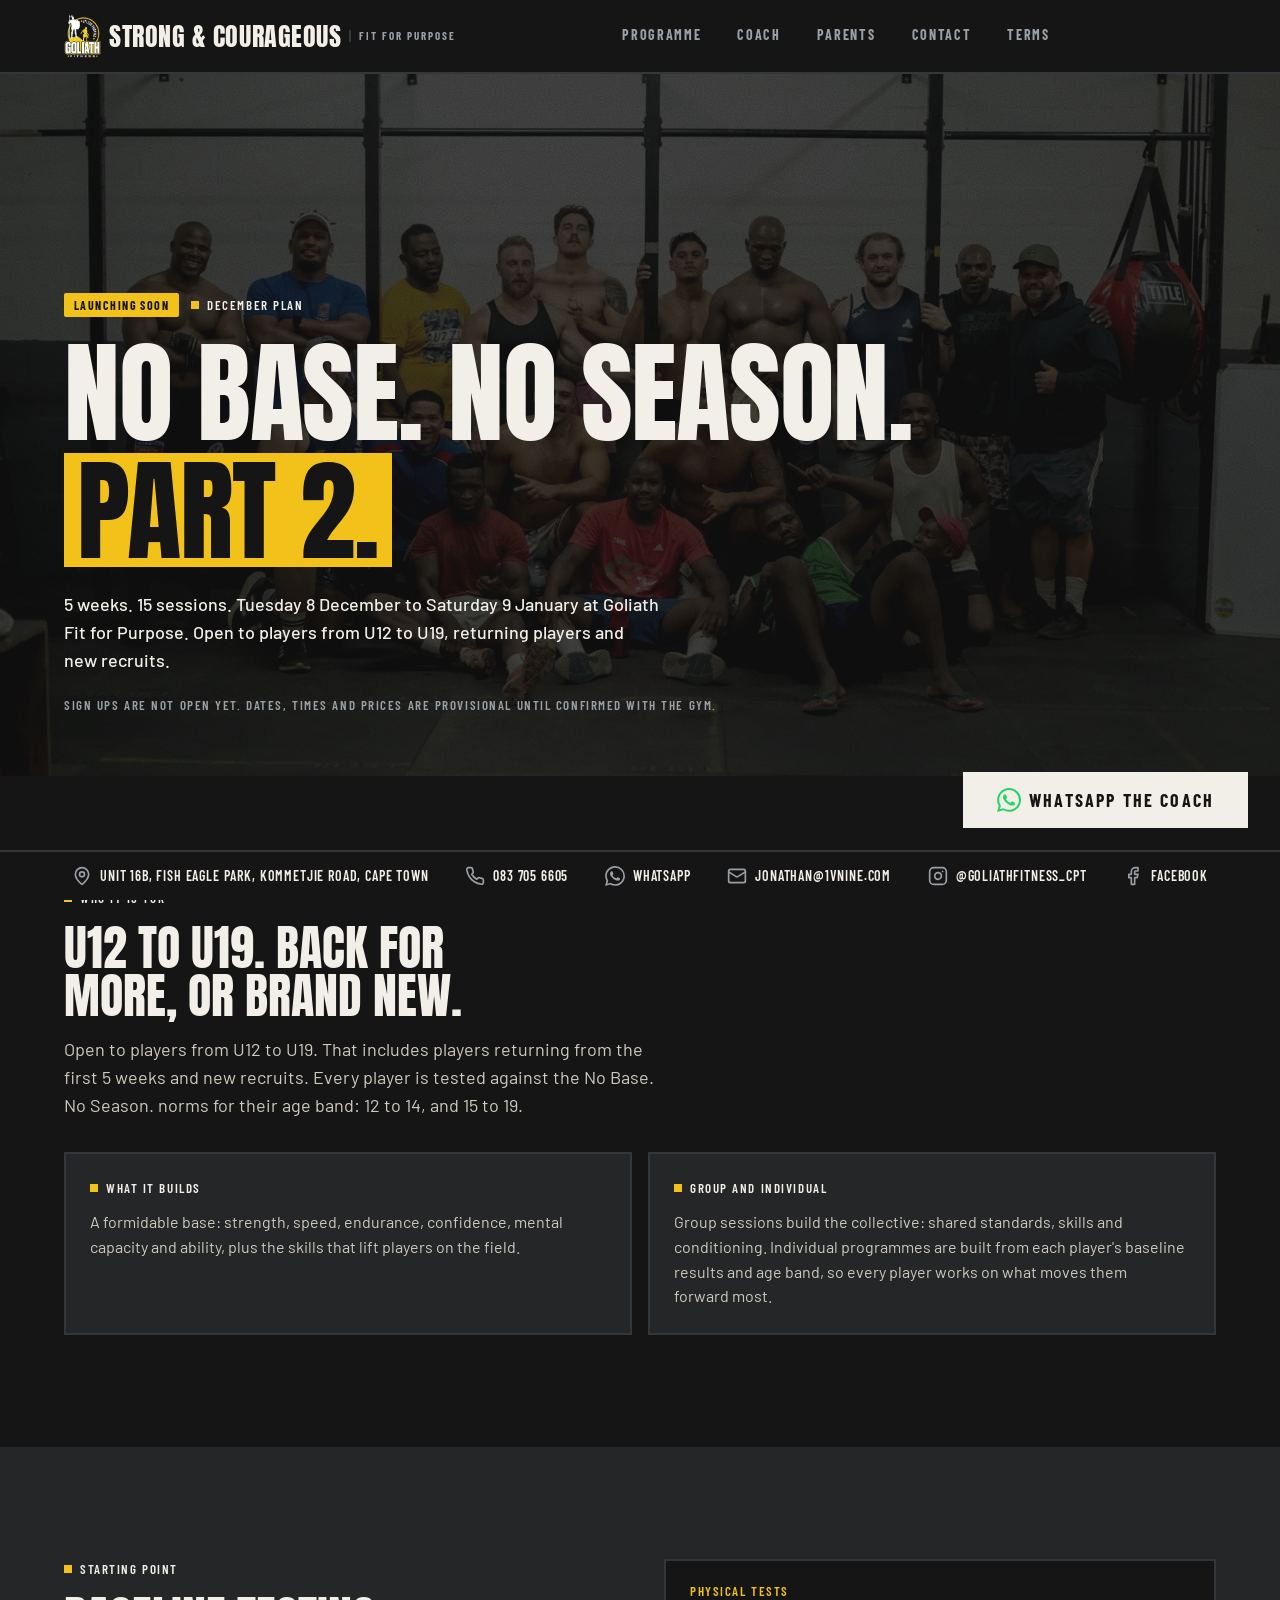
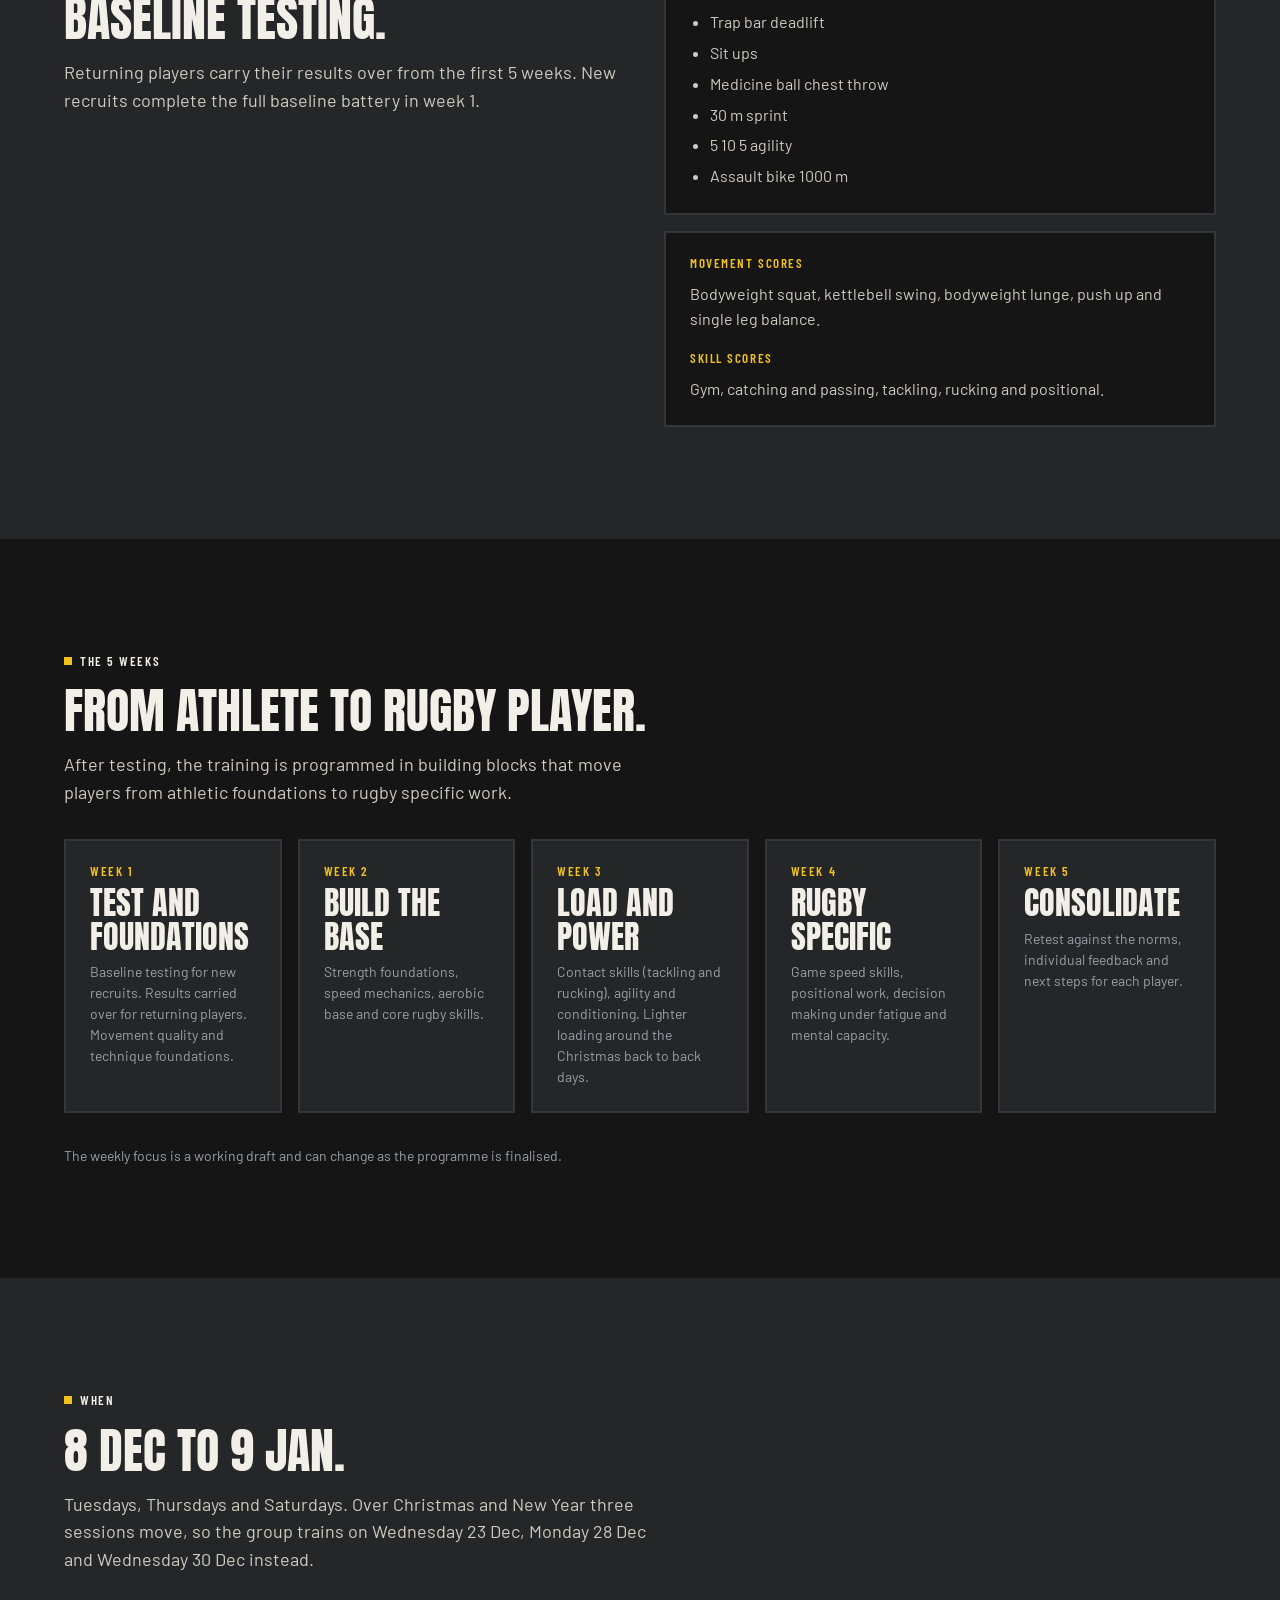
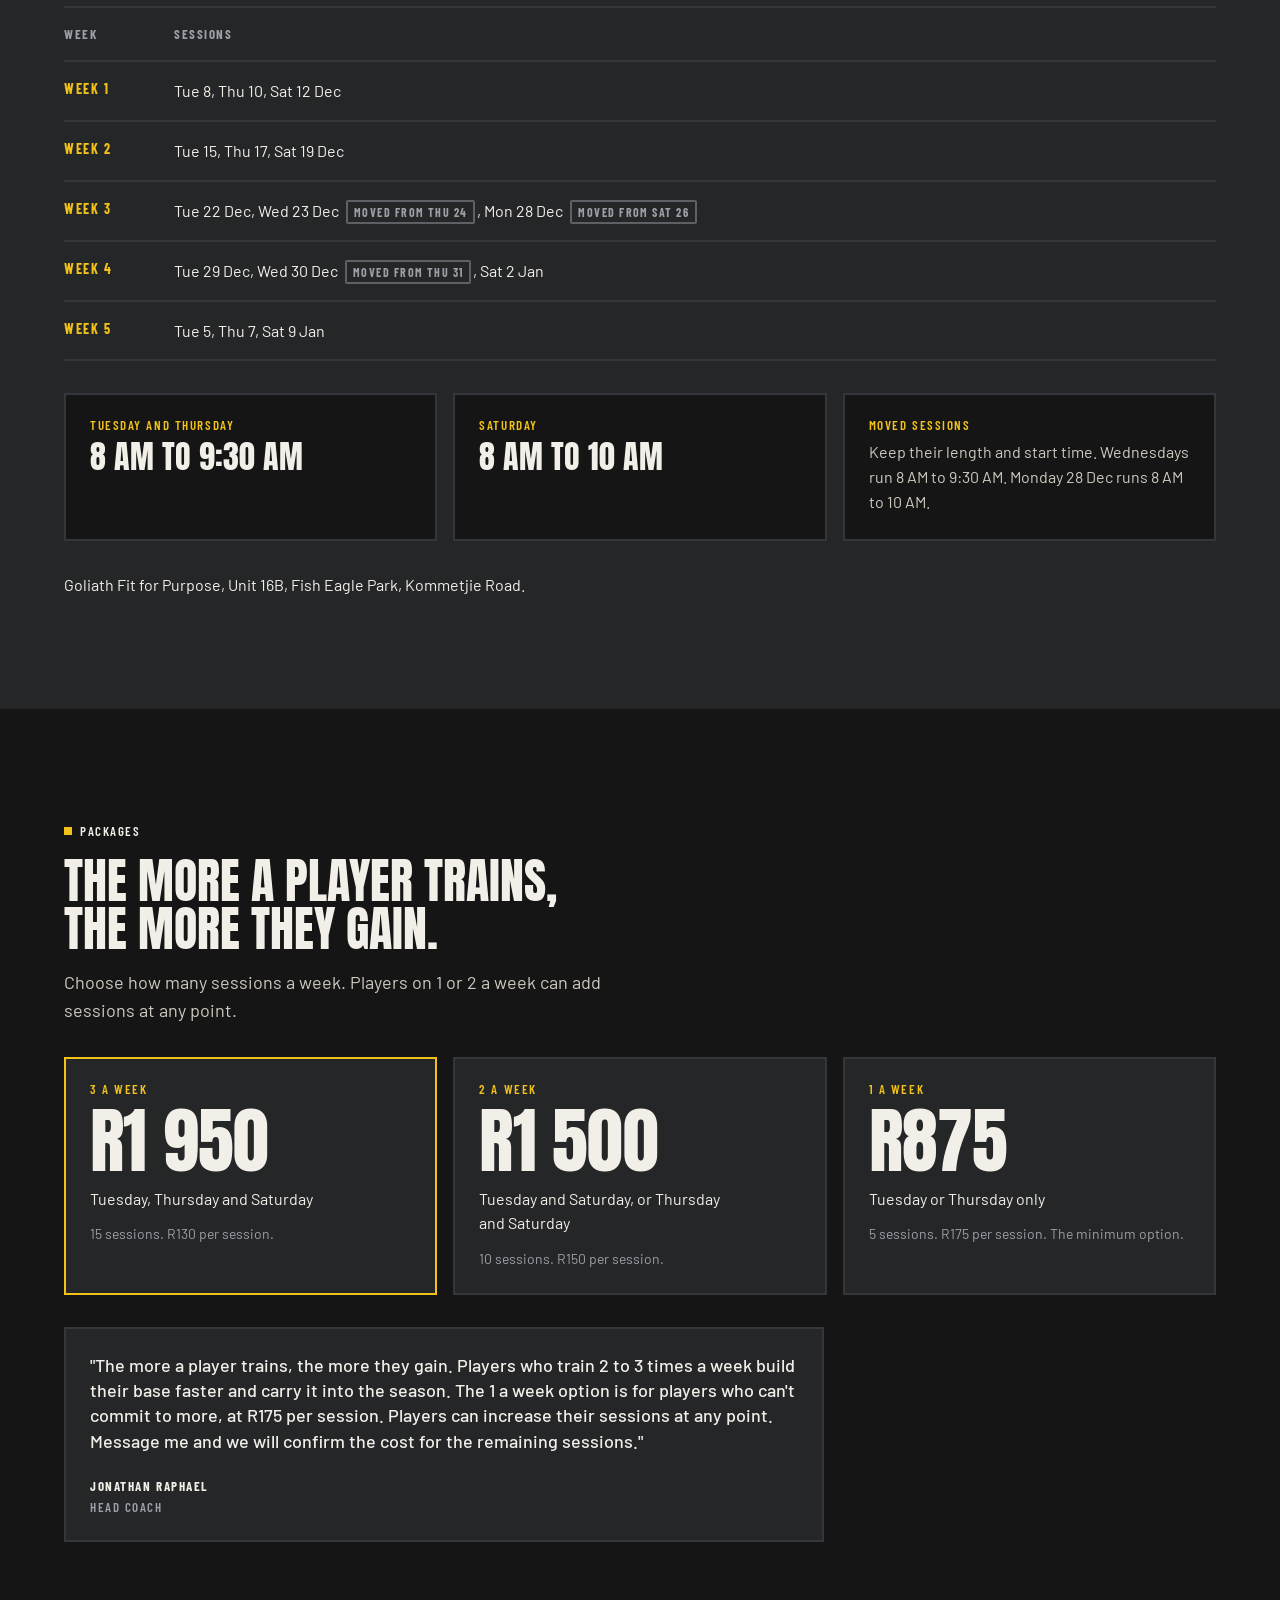
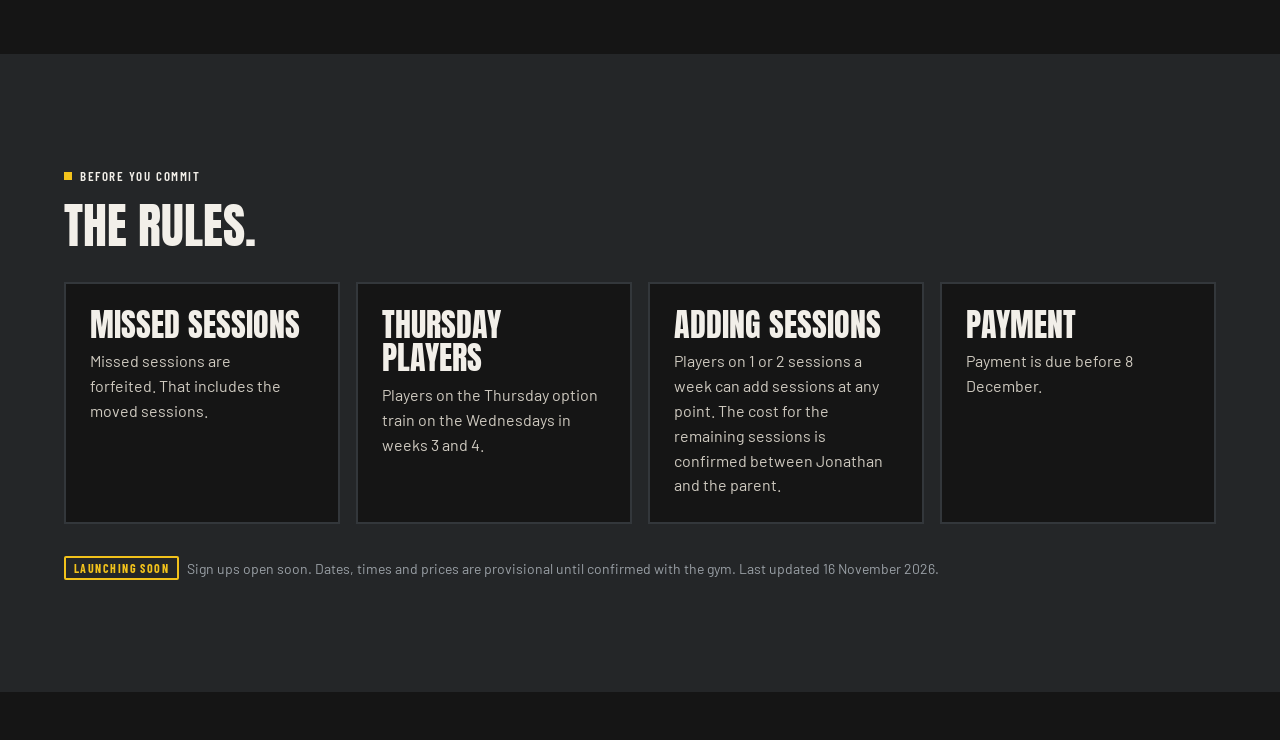
<file: part-2.html>
<!DOCTYPE html>
<html lang="en-ZA">
<head>
<meta charset="utf-8">
<meta name="viewport" content="width=device-width, initial-scale=1">
<title>No Base. No Season. Part 2 | December Rugby, Cape Town</title>
<meta name="description" content="Launching soon: No Base. No Season. Part 2. 5 weeks, 15 sessions, 8 Dec to 9 Jan at Goliath, Kommetjie Road. U12 to U19. Packages from R875.">
<link rel="canonical" href="https://strong-courageous.co.za/part-2">
<link rel="icon" type="image/png" sizes="32x32" href="assets/favicon-32.png">
<link rel="apple-touch-icon" href="assets/apple-touch-icon.png">
<meta name="theme-color" content="#151515">
<meta property="og:type" content="website">
<meta property="og:site_name" content="Strong &amp; Courageous Rugby">
<meta property="og:title" content="No Base. No Season. Part 2 | December Rugby, Cape Town">
<meta property="og:description" content="Launching soon: No Base. No Season. Part 2. 5 weeks, 15 sessions, 8 Dec to 9 Jan at Goliath, Kommetjie Road. U12 to U19. Packages from R875.">
<meta property="og:url" content="https://strong-courageous.co.za/part-2">
<meta property="og:image" content="https://strong-courageous.co.za/assets/og-image.jpg">
<meta property="og:image:width" content="1200">
<meta property="og:image:height" content="630">
<meta property="og:image:alt" content="Goliath Fitness, Fit for Purpose badge">
<meta name="twitter:card" content="summary_large_image">
<meta name="twitter:title" content="No Base. No Season. Part 2 | December Rugby, Cape Town">
<meta name="twitter:description" content="Launching soon: No Base. No Season. Part 2. 5 weeks, 15 sessions, 8 Dec to 9 Jan at Goliath, Kommetjie Road. U12 to U19. Packages from R875.">
<meta name="twitter:image" content="https://strong-courageous.co.za/assets/og-image.jpg">
<link rel="preload" href="assets/fonts/Anton-Regular.woff2" as="font" type="font/woff2" crossorigin>
<link rel="preload" href="assets/fonts/Barlow-Regular.woff2" as="font" type="font/woff2" crossorigin>
<link rel="stylesheet" href="css/goliath.css">
<link rel="stylesheet" href="css/site.css">
<script src="js/site.js" defer></script>
<script type="application/ld+json">
{
 "@context": "https://schema.org",
 "@graph": [
  {
   "@type": "WebPage",
   "@id": "https://strong-courageous.co.za/part-2",
   "name": "No Base. No Season. Part 2 | December Rugby, Cape Town",
   "url": "https://strong-courageous.co.za/part-2",
   "description": "Launching soon: No Base. No Season. Part 2. 5 weeks, 15 sessions, 8 Dec to 9 Jan at Goliath, Kommetjie Road. U12 to U19. Packages from R875.",
   "isPartOf": {
    "@id": "https://strong-courageous.co.za/#website"
   },
   "dateModified": "2026-11-16"
  },
  {
   "@type": "BreadcrumbList",
   "itemListElement": [
    {
     "@type": "ListItem",
     "position": 1,
     "name": "Home",
     "item": "https://strong-courageous.co.za/"
    },
    {
     "@type": "ListItem",
     "position": 2,
     "name": "Part 2",
     "item": "https://strong-courageous.co.za/part-2"
    }
   ]
  }
 ]
}
</script>
</head>
<body>
<svg width="0" height="0" style="position:absolute" aria-hidden="true">
  <symbol id="i-whatsapp" viewBox="0 0 24 24"><path fill="currentColor" d="M17.472 14.382c-.297-.149-1.758-.867-2.03-.967-.273-.099-.471-.148-.67.15-.197.297-.767.966-.94 1.164-.173.199-.347.223-.644.075-.297-.15-1.255-.463-2.39-1.475-.883-.788-1.48-1.761-1.653-2.059-.173-.297-.018-.458.13-.606.134-.133.298-.347.446-.52.149-.174.198-.298.298-.497.099-.198.05-.371-.025-.52-.075-.149-.669-1.612-.916-2.207-.242-.579-.487-.5-.669-.51-.173-.008-.371-.01-.57-.01-.198 0-.52.074-.792.372-.272.297-1.04 1.016-1.04 2.479 0 1.462 1.065 2.875 1.213 3.074.149.198 2.096 3.2 5.077 4.487.709.306 1.262.489 1.694.625.712.227 1.36.195 1.871.118.571-.085 1.758-.719 2.006-1.413.248-.694.248-1.289.173-1.413-.074-.124-.272-.198-.57-.347m-5.421 7.403h-.004a9.87 9.87 0 01-5.031-1.378l-.361-.214-3.741.982.998-3.648-.235-.374a9.86 9.86 0 01-1.51-5.26c.001-5.45 4.436-9.884 9.888-9.884 2.64 0 5.122 1.03 6.988 2.898a9.825 9.825 0 012.893 6.994c-.003 5.45-4.437 9.884-9.885 9.884m8.413-18.297A11.815 11.815 0 0012.05 0C5.495 0 .16 5.335.157 11.892c0 2.096.547 4.142 1.588 5.945L.057 24l6.305-1.654a11.882 11.882 0 005.683 1.448h.005c6.554 0 11.89-5.335 11.893-11.893a11.821 11.821 0 00-3.48-8.413Z"/></symbol>
  <symbol id="i-menu" viewBox="0 0 24 24" fill="none" stroke="currentColor" stroke-width="2" stroke-linecap="round" stroke-linejoin="round"><line x1="4" x2="20" y1="12" y2="12"/><line x1="4" x2="20" y1="6" y2="6"/><line x1="4" x2="20" y1="18" y2="18"/></symbol>
  <symbol id="i-x" viewBox="0 0 24 24" fill="none" stroke="currentColor" stroke-width="2" stroke-linecap="round" stroke-linejoin="round"><path d="M18 6 6 18"/><path d="m6 6 12 12"/></symbol>
  <symbol id="i-map-pin" viewBox="0 0 24 24" fill="none" stroke="currentColor" stroke-width="2" stroke-linecap="round" stroke-linejoin="round"><path d="M20 10c0 4.993-5.539 10.193-7.399 11.799a1 1 0 0 1-1.202 0C9.539 20.193 4 14.993 4 10a8 8 0 0 1 16 0"/><circle cx="12" cy="10" r="3"/></symbol>
  <symbol id="i-phone" viewBox="0 0 24 24" fill="none" stroke="currentColor" stroke-width="2" stroke-linecap="round" stroke-linejoin="round"><path d="M22 16.92v3a2 2 0 0 1-2.18 2 19.79 19.79 0 0 1-8.63-3.07 19.5 19.5 0 0 1-6-6 19.79 19.79 0 0 1-3.07-8.67A2 2 0 0 1 4.11 2h3a2 2 0 0 1 2 1.72 12.84 12.84 0 0 0 .7 2.81 2 2 0 0 1-.45 2.11L8.09 9.91a16 16 0 0 0 6 6l1.27-1.27a2 2 0 0 1 2.11-.45 12.84 12.84 0 0 0 2.81.7A2 2 0 0 1 22 16.92z"/></symbol>
  <symbol id="i-mail" viewBox="0 0 24 24" fill="none" stroke="currentColor" stroke-width="2" stroke-linecap="round" stroke-linejoin="round"><rect width="20" height="16" x="2" y="4" rx="2"/><path d="m22 7-8.97 5.7a1.94 1.94 0 0 1-2.06 0L2 7"/></symbol>
  <symbol id="i-instagram" viewBox="0 0 24 24" fill="none" stroke="currentColor" stroke-width="2" stroke-linecap="round" stroke-linejoin="round"><rect width="20" height="20" x="2" y="2" rx="5" ry="5"/><path d="M16 11.37A4 4 0 1 1 12.63 8 4 4 0 0 1 16 11.37z"/><line x1="17.5" x2="17.51" y1="6.5" y2="6.5"/></symbol>
  <symbol id="i-facebook" viewBox="0 0 24 24" fill="none" stroke="currentColor" stroke-width="2" stroke-linecap="round" stroke-linejoin="round"><path d="M18 2h-3a5 5 0 0 0-5 5v3H7v4h3v8h4v-8h3l1-4h-4V7a1 1 0 0 1 1-1h3z"/></symbol>
</svg>
<a class="skip-link" href="#main">Skip to content</a>
<div class="gl-page">

<header class="gl-nav">
  <div class="gl-nav__bar">
    <a class="gl-nav__brand" href="index.html" aria-label="Strong &amp; Courageous home"><img class="gl-nav__logo" src="assets/logo-111.webp" alt="Goliath Fitness badge" width="37" height="44"><span class="gl-nav__word">Strong &amp; Courageous</span><span class="gl-nav__sub">Fit for Purpose</span></a>
    <nav aria-label="Primary">
      <ul class="gl-nav__links">
        <li><a class="gl-nav__link" href="index.html#programme">Programme</a></li>
        <li><a class="gl-nav__link" href="index.html#coach">Coach</a></li>
        <li><a class="gl-nav__link" href="index.html#faq">Parents</a></li>
        <li><a class="gl-nav__link" href="index.html#contact">Contact</a></li>
        <li><a class="gl-nav__link" href="terms.html">Terms</a></li>
      </ul>
    </nav>
    <div class="gl-nav__actions">
      <button class="gl-nav__toggle" type="button" aria-expanded="false" aria-controls="gl-nav-menu" aria-label="Open menu"><svg class="gl-icon gl-icon--open" width="24" height="24" aria-hidden="true"><use href="#i-menu"/></svg><svg class="gl-icon gl-icon--close" width="24" height="24" aria-hidden="true"><use href="#i-x"/></svg></button>
    </div>
  </div>
  <div class="gl-nav__menu" id="gl-nav-menu" hidden>
    <a class="gl-nav__link" href="index.html#programme">Programme</a>
    <a class="gl-nav__link" href="index.html#coach">Coach</a>
    <a class="gl-nav__link" href="index.html#faq">Parents</a>
    <a class="gl-nav__link" href="index.html#contact">Contact</a>
    <a class="gl-nav__link" href="terms.html">Terms</a>
    <div class="gl-nav__menu-actions">
      <a class="gl-btn gl-btn--whatsapp gl-btn--full" href="https://wa.me/27837056605?text=Hi%20Jonathan.%20I%20want%20to%20sign%20up%20for%20No%20Base.%20No%20Season." target="_blank" rel="noopener noreferrer"><svg class="gl-icon" width="24" height="24" aria-hidden="true"><use href="#i-whatsapp"/></svg><span>WhatsApp the Coach</span></a>
    </div>
  </div>
</header>

<main class="gl-page__main" id="main" tabindex="-1">
<div class="gl-photo gl-photo--has-content" style="min-height:min(78vh, 720px)">
  <img class="gl-photo__img" src="assets/photos/team-group-1600.webp" srcset="assets/photos/team-group-800.webp 800w, assets/photos/team-group-1600.webp 1600w" sizes="100vw" width="1600" height="1066" alt="The squad together on the Goliath floor after a session" fetchpriority="high">
  <div class="gl-photo__overlay gl-photo__overlay--heavy"></div>
  <div class="gl-photo__grain"></div>
  <div class="gl-photo__content">
    <div class="gl-container" style="position:relative;padding-block:112px 64px;display:flex;flex-direction:column;justify-content:flex-end;gap:24px;min-height:min(78vh, 720px)">
      <div style="display:flex;flex-wrap:wrap;gap:12px;align-items:center">
        <span class="gl-badge gl-badge--solid">Launching soon</span>
        <span class="eyebrow">December plan</span>
      </div>
      <h1 class="t-display-xl" style="margin:0;display:flex;flex-direction:column;align-items:flex-start;gap:.08em">
        <span>No Base. No Season.</span>
        <span style="background:var(--accent);color:var(--text-on-accent);padding:.02em .12em 0;line-height:1">Part 2.</span>
      </h1>
      <p class="t-body-l" style="margin:0;max-width:60ch;color:var(--text-primary);font-weight:500">5 weeks. 15 sessions. Tuesday 8 December to Saturday 9 January at Goliath Fit for Purpose. Open to players from U12 to U19, returning players and new recruits.</p>
      <span class="t-label">Sign ups are not open yet. Dates, times and prices are provisional until confirmed with the gym.</span>
    </div>
  </div>
</div>

<section class="gl-section" aria-labelledby="p2-who-title">
  <div class="gl-container" style="display:flex;flex-direction:column;gap:32px">
    <div class="gl-sh">
      <span class="eyebrow">Who it is for</span>
      <h2 class="gl-sh__title" id="p2-who-title">U12 to U19. Back for more, or brand new.</h2>
      <p class="gl-sh__lead">Open to players from U12 to U19. That includes players returning from the first 5 weeks and new recruits. Every player is tested against the No Base. No Season. norms for their age band: 12 to 14, and 15 to 19.</p>
    </div>
    <div style="display:grid;grid-template-columns:repeat(auto-fit,minmax(280px,1fr));gap:16px">
      <div class="gl-card" style="padding:24px;gap:12px">
        <span class="eyebrow">What it builds</span>
        <p class="t-body" style="margin:0">A formidable base: strength, speed, endurance, confidence, mental capacity and ability, plus the skills that lift players on the field.</p>
      </div>
      <div class="gl-card" style="padding:24px;gap:12px">
        <span class="eyebrow">Group and individual</span>
        <p class="t-body" style="margin:0">Group sessions build the collective: shared standards, skills and conditioning. Individual programmes are built from each player's baseline results and age band, so every player works on what moves them forward most.</p>
      </div>
    </div>
  </div>
</section>

<section class="gl-band gl-section" aria-labelledby="p2-test-title">
  <div class="gl-container" style="display:grid;grid-template-columns:repeat(auto-fit,minmax(300px,1fr));gap:48px;align-items:start">
    <div class="gl-sh">
      <span class="eyebrow">Starting point</span>
      <h2 class="gl-sh__title" id="p2-test-title">Baseline testing.</h2>
      <p class="gl-sh__lead">Returning players carry their results over from the first 5 weeks. New recruits complete the full baseline battery in week 1.</p>
    </div>
    <div style="display:flex;flex-direction:column;gap:16px">
      <div class="gl-card" style="padding:24px;gap:12px">
        <span class="t-label" style="color:var(--text-accent)">Physical tests</span>
        <ul class="t-body" style="margin:0;padding-left:20px;display:flex;flex-direction:column;gap:6px">
          <li>Trap bar deadlift</li>
          <li>Sit ups</li>
          <li>Medicine ball chest throw</li>
          <li>30 m sprint</li>
          <li>5 10 5 agility</li>
          <li>Assault bike 1000 m</li>
        </ul>
      </div>
      <div class="gl-card" style="padding:24px;gap:12px">
        <span class="t-label" style="color:var(--text-accent)">Movement scores</span>
        <p class="t-body" style="margin:0">Bodyweight squat, kettlebell swing, bodyweight lunge, push up and single leg balance.</p>
        <span class="t-label" style="color:var(--text-accent);margin-top:8px">Skill scores</span>
        <p class="t-body" style="margin:0">Gym, catching and passing, tackling, rucking and positional.</p>
      </div>
    </div>
  </div>
</section>

<section class="gl-section" aria-labelledby="p2-weeks-title">
  <div class="gl-container" style="display:flex;flex-direction:column;gap:32px">
    <div class="gl-sh">
      <span class="eyebrow">The 5 weeks</span>
      <h2 class="gl-sh__title" id="p2-weeks-title">From athlete to rugby player.</h2>
      <p class="gl-sh__lead">After testing, the training is programmed in building blocks that move players from athletic foundations to rugby specific work.</p>
    </div>
    <ol style="list-style:none;margin:0;padding:0;display:grid;grid-template-columns:repeat(auto-fit,minmax(200px,1fr));gap:16px">
      <li class="gl-card" style="padding:24px;gap:8px"><span class="t-label" style="color:var(--text-accent)">Week 1</span><span class="t-h3">Test and foundations</span><span class="t-small">Baseline testing for new recruits. Results carried over for returning players. Movement quality and technique foundations.</span></li>
      <li class="gl-card" style="padding:24px;gap:8px"><span class="t-label" style="color:var(--text-accent)">Week 2</span><span class="t-h3">Build the base</span><span class="t-small">Strength foundations, speed mechanics, aerobic base and core rugby skills.</span></li>
      <li class="gl-card" style="padding:24px;gap:8px"><span class="t-label" style="color:var(--text-accent)">Week 3</span><span class="t-h3">Load and power</span><span class="t-small">Contact skills (tackling and rucking), agility and conditioning. Lighter loading around the Christmas back to back days.</span></li>
      <li class="gl-card" style="padding:24px;gap:8px"><span class="t-label" style="color:var(--text-accent)">Week 4</span><span class="t-h3">Rugby specific</span><span class="t-small">Game speed skills, positional work, decision making under fatigue and mental capacity.</span></li>
      <li class="gl-card" style="padding:24px;gap:8px"><span class="t-label" style="color:var(--text-accent)">Week 5</span><span class="t-h3">Consolidate</span><span class="t-small">Retest against the norms, individual feedback and next steps for each player.</span></li>
    </ol>
    <span class="t-small">The weekly focus is a working draft and can change as the programme is finalised.</span>
  </div>
</section>

<section class="gl-band gl-section" aria-labelledby="p2-when-title">
  <div class="gl-container" style="display:flex;flex-direction:column;gap:32px">
    <div class="gl-sh">
      <span class="eyebrow">When</span>
      <h2 class="gl-sh__title" id="p2-when-title">8 Dec to 9 Jan.</h2>
      <p class="gl-sh__lead">Tuesdays, Thursdays and Saturdays. Over Christmas and New Year three sessions move, so the group trains on Wednesday 23 Dec, Monday 28 Dec and Wednesday 30 Dec instead.</p>
    </div>
    <div class="plan-table-wrap">
      <table class="plan-table">
        <caption class="sr-only">Session dates by week</caption>
        <thead><tr><th scope="col">Week</th><th scope="col">Sessions</th></tr></thead>
        <tbody>
          <tr><th scope="row">Week 1</th><td>Tue 8, Thu 10, Sat 12 Dec</td></tr>
          <tr><th scope="row">Week 2</th><td>Tue 15, Thu 17, Sat 19 Dec</td></tr>
          <tr><th scope="row">Week 3</th><td><span class="plan-session">Tue 22 Dec,</span> <span class="plan-session">Wed 23 Dec <span class="plan-moved">moved from Thu 24</span>,</span> <span class="plan-session">Mon 28 Dec <span class="plan-moved">moved from Sat 26</span></span></td></tr>
          <tr><th scope="row">Week 4</th><td><span class="plan-session">Tue 29 Dec,</span> <span class="plan-session">Wed 30 Dec <span class="plan-moved">moved from Thu 31</span>,</span> <span class="plan-session">Sat 2 Jan</span></td></tr>
          <tr><th scope="row">Week 5</th><td>Tue 5, Thu 7, Sat 9 Jan</td></tr>
        </tbody>
      </table>
    </div>
    <div style="display:grid;grid-template-columns:repeat(auto-fit,minmax(240px,1fr));gap:16px">
      <div class="gl-card" style="padding:24px;gap:8px"><span class="t-label" style="color:var(--text-accent)">Tuesday and Thursday</span><span class="t-h3">8 AM to 9:30 AM</span></div>
      <div class="gl-card" style="padding:24px;gap:8px"><span class="t-label" style="color:var(--text-accent)">Saturday</span><span class="t-h3">8 AM to 10 AM</span></div>
      <div class="gl-card" style="padding:24px;gap:8px"><span class="t-label" style="color:var(--text-accent)">Moved sessions</span><span class="t-body">Keep their length and start time. Wednesdays run 8 AM to 9:30 AM. Monday 28 Dec runs 8 AM to 10 AM.</span></div>
    </div>
    <span class="t-body" style="color:var(--text-primary)">Goliath Fit for Purpose, Unit 16B, Fish Eagle Park, Kommetjie Road.</span>
  </div>
</section>

<section class="gl-section" aria-labelledby="p2-pack-title">
  <div class="gl-container" style="display:flex;flex-direction:column;gap:32px">
    <div class="gl-sh">
      <span class="eyebrow">Packages</span>
      <h2 class="gl-sh__title" id="p2-pack-title">The more a player trains, the more they gain.</h2>
      <p class="gl-sh__lead">Choose how many sessions a week. Players on 1 or 2 a week can add sessions at any point.</p>
    </div>
    <div style="display:grid;grid-template-columns:repeat(auto-fit,minmax(240px,1fr));gap:16px">
      <div class="gl-card package" style="padding:24px;gap:12px;border-color:var(--border-accent)">
        <span class="t-label" style="color:var(--text-accent)">3 a week</span>
        <span class="t-display-l">R1 950</span>
        <span class="t-body" style="color:var(--text-primary)">Tuesday, Thursday and Saturday</span>
        <span class="t-small">15 sessions. R130 per session.</span>
      </div>
      <div class="gl-card package" style="padding:24px;gap:12px">
        <span class="t-label" style="color:var(--text-accent)">2 a week</span>
        <span class="t-display-l">R1 500</span>
        <span class="t-body" style="color:var(--text-primary)">Tuesday and Saturday, or Thursday and Saturday</span>
        <span class="t-small">10 sessions. R150 per session.</span>
      </div>
      <div class="gl-card package" style="padding:24px;gap:12px">
        <span class="t-label" style="color:var(--text-accent)">1 a week</span>
        <span class="t-display-l">R875</span>
        <span class="t-body" style="color:var(--text-primary)">Tuesday or Thursday only</span>
        <span class="t-small">5 sessions. R175 per session. The minimum option.</span>
      </div>
    </div>
    <figure class="gl-quote" style="max-width:760px">
      <blockquote class="gl-quote__text"><p>"The more a player trains, the more they gain. Players who train 2 to 3 times a week build their base faster and carry it into the season. The 1 a week option is for players who can't commit to more, at R175 per session. Players can increase their sessions at any point. Message me and we will confirm the cost for the remaining sessions."</p></blockquote>
      <figcaption class="gl-quote__meta"><span class="gl-quote__name">Jonathan Raphael</span><span>Head Coach</span></figcaption>
    </figure>
  </div>
</section>

<section class="gl-band gl-section" aria-labelledby="p2-pol-title">
  <div class="gl-container" style="display:flex;flex-direction:column;gap:32px">
    <div class="gl-sh">
      <span class="eyebrow">Before you commit</span>
      <h2 class="gl-sh__title" id="p2-pol-title">The rules.</h2>
    </div>
    <div style="display:grid;grid-template-columns:repeat(auto-fit,minmax(240px,1fr));gap:16px">
      <div class="gl-card" style="padding:24px;gap:8px"><span class="t-h3">Missed sessions</span><span class="t-body">Missed sessions are forfeited. That includes the moved sessions.</span></div>
      <div class="gl-card" style="padding:24px;gap:8px"><span class="t-h3">Thursday players</span><span class="t-body">Players on the Thursday option train on the Wednesdays in weeks 3 and 4.</span></div>
      <div class="gl-card" style="padding:24px;gap:8px"><span class="t-h3">Adding sessions</span><span class="t-body">Players on 1 or 2 sessions a week can add sessions at any point. The cost for the remaining sessions is confirmed between Jonathan and the parent.</span></div>
      <div class="gl-card" style="padding:24px;gap:8px"><span class="t-h3">Payment</span><span class="t-body">Payment is due before 8 December.</span></div>
    </div>
    <div style="display:flex;flex-wrap:wrap;gap:8px;align-items:center">
      <span class="gl-badge gl-badge--accent">Launching soon</span>
      <span class="t-small">Sign ups open soon. Dates, times and prices are provisional until confirmed with the gym. Last updated 16 November 2026.</span>
    </div>
  </div>
</section>

</main>

<a class="gl-btn gl-btn--whatsapp gl-wa-float" href="https://wa.me/27837056605?text=Hi%20Jonathan.%20I%20have%20a%20question%20about%20No%20Base.%20No%20Season.%20Part%202." target="_blank" rel="noopener noreferrer"><svg class="gl-icon" width="24" height="24" aria-hidden="true"><use href="#i-whatsapp"/></svg><span>WhatsApp the Coach</span></a>

<footer class="gl-strip gl-strip--fixed" aria-label="Contact details">
  <div class="gl-strip__bar">
    <a class="gl-strip__item gl-strip__item--address" href="https://maps.app.goo.gl/hayWaB1EWvCcktq87" aria-label="Find us at Unit 16B, Fish Eagle Park, Kommetjie Road, Cape Town" target="_blank" rel="noopener noreferrer"><svg class="gl-icon" width="20" height="20" aria-hidden="true"><use href="#i-map-pin"/></svg><span class="gl-strip__text">Unit 16B, Fish Eagle Park, Kommetjie Road, Cape Town</span></a>
    <a class="gl-strip__item" href="tel:+27837056605" aria-label="Call 083 705 6605"><svg class="gl-icon" width="20" height="20" aria-hidden="true"><use href="#i-phone"/></svg><span class="gl-strip__text">083 705 6605</span></a>
    <a class="gl-strip__item" href="https://wa.me/27837056605" aria-label="WhatsApp 083 705 6605" target="_blank" rel="noopener noreferrer"><svg class="gl-icon" width="20" height="20" aria-hidden="true"><use href="#i-whatsapp"/></svg><span class="gl-strip__text">WhatsApp</span></a>
    <a class="gl-strip__item" href="mailto:jonathan@1vnine.com" aria-label="Email jonathan@1vnine.com"><svg class="gl-icon" width="20" height="20" aria-hidden="true"><use href="#i-mail"/></svg><span class="gl-strip__text">jonathan@1vnine.com</span></a>
    <a class="gl-strip__item" href="https://www.instagram.com/goliathfitness_cpt" aria-label="Instagram @goliathfitness_cpt" target="_blank" rel="noopener noreferrer"><svg class="gl-icon" width="20" height="20" aria-hidden="true"><use href="#i-instagram"/></svg><span class="gl-strip__text">@goliathfitness_cpt</span></a>
    <a class="gl-strip__item" href="https://www.facebook.com/GoliathFit4Purpose/" aria-label="Goliath Fit for Purpose on Facebook" target="_blank" rel="noopener noreferrer"><svg class="gl-icon" width="20" height="20" aria-hidden="true"><use href="#i-facebook"/></svg><span class="gl-strip__text">Facebook</span></a>
  </div>
</footer>

</div>
</body>
</html>
</file>
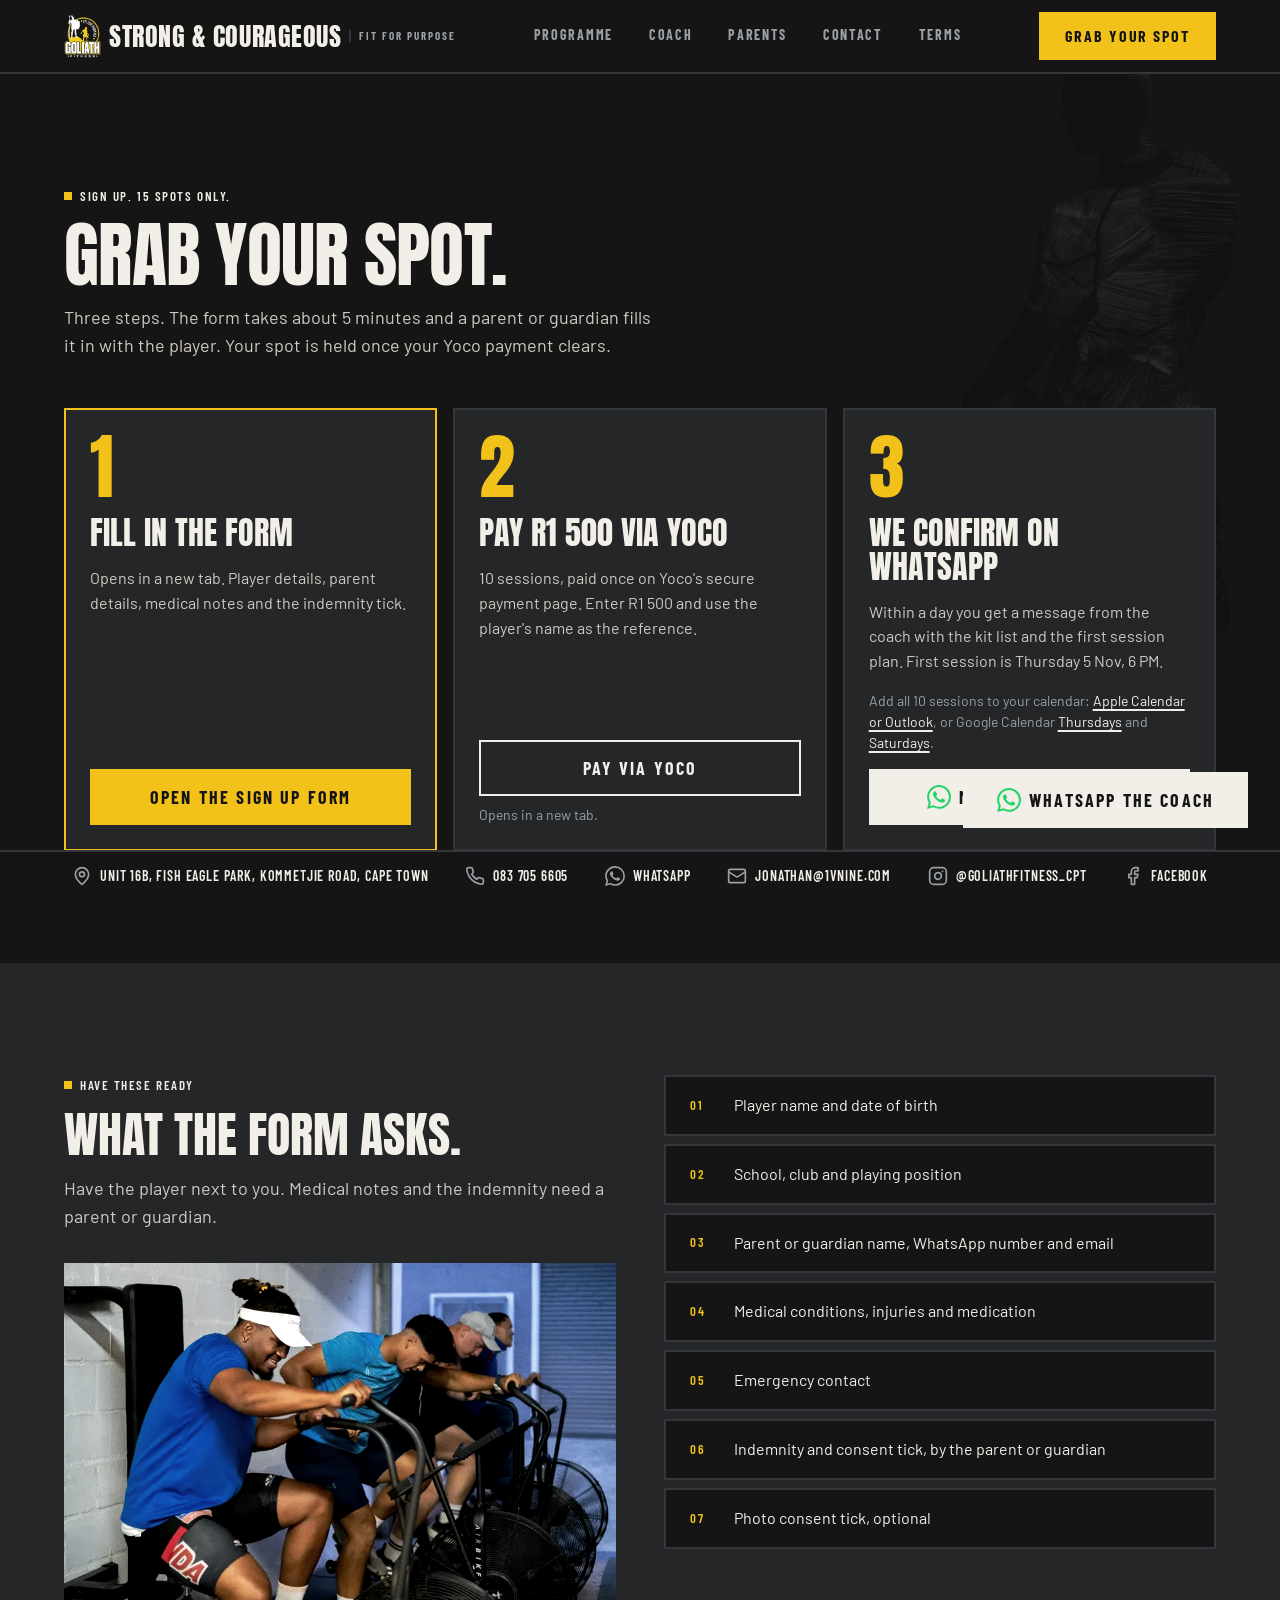
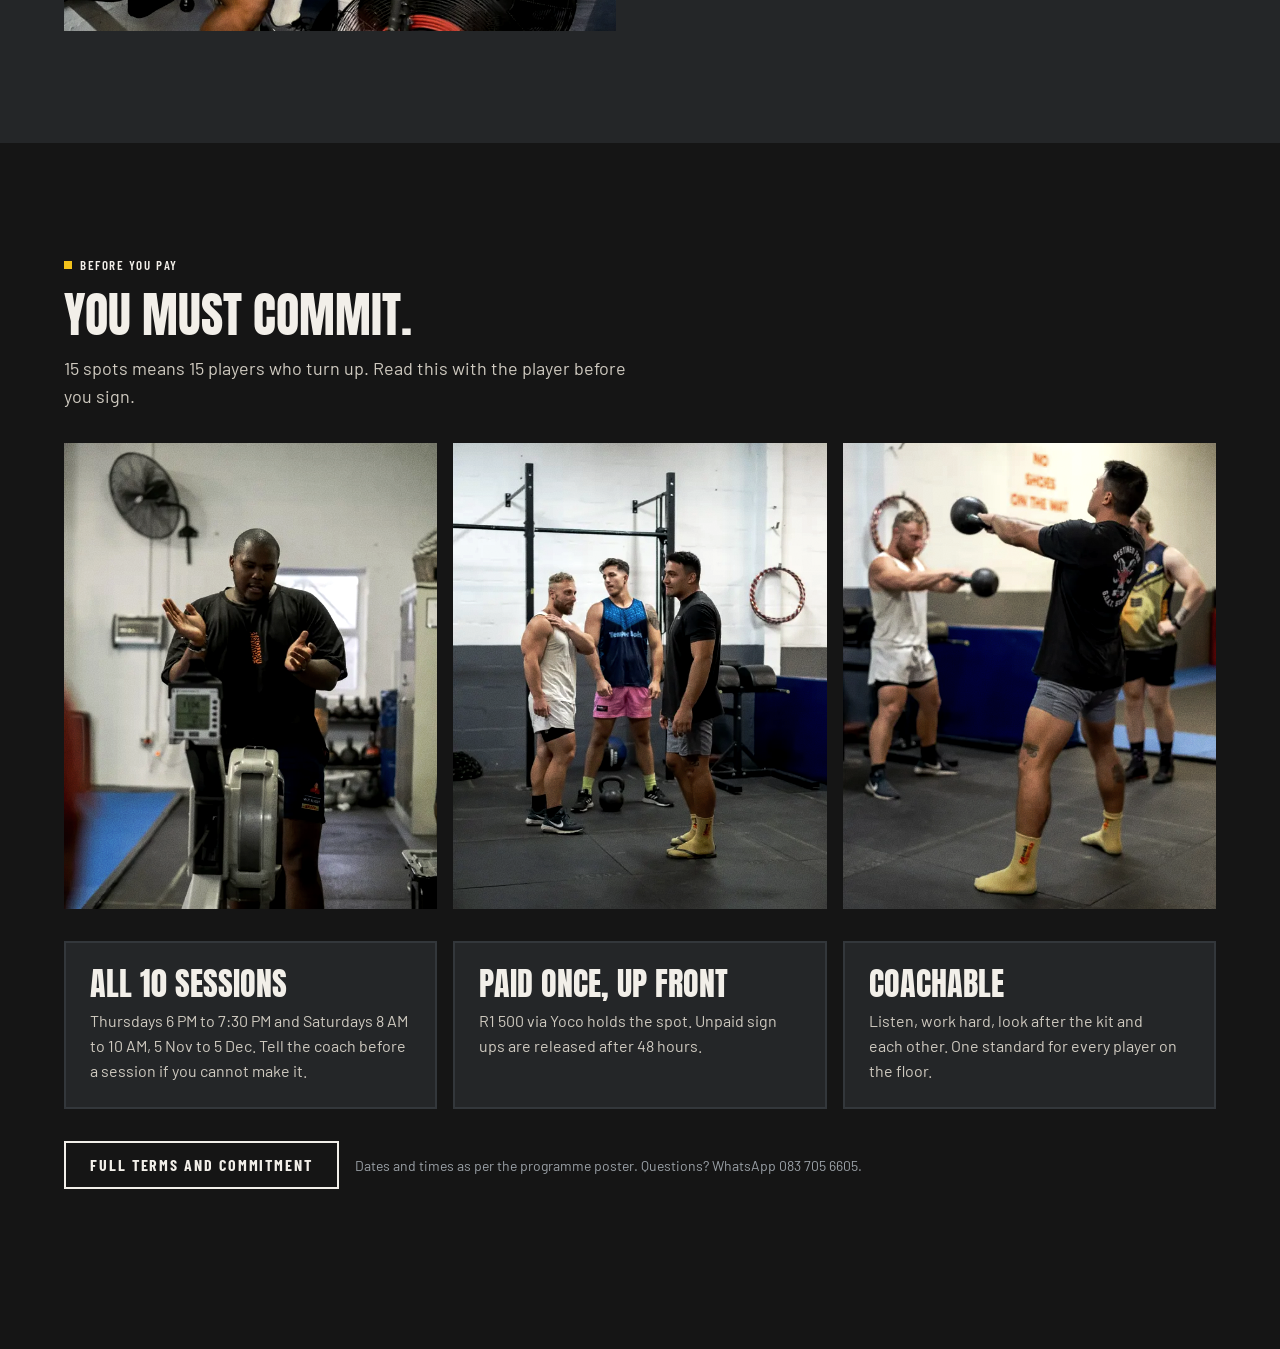
<file: sign-up.html>
<!DOCTYPE html>
<html lang="en-ZA">
<head>
<meta charset="utf-8">
<meta name="viewport" content="width=device-width, initial-scale=1">
<title>Sign Up for No Base. No Season. | Teen Rugby, Cape Town</title>
<meta name="description" content="Three steps to a spot on No Base. No Season.: fill in the form, pay R1 500 via Yoco, get confirmed on WhatsApp.">
<link rel="canonical" href="https://strong-courageous.co.za/sign-up">
<link rel="icon" type="image/png" sizes="32x32" href="assets/favicon-32.png">
<link rel="apple-touch-icon" href="assets/apple-touch-icon.png">
<meta name="theme-color" content="#151515">
<meta property="og:type" content="website">
<meta property="og:site_name" content="Strong &amp; Courageous Rugby">
<meta property="og:title" content="Sign Up for No Base. No Season. | Teen Rugby, Cape Town">
<meta property="og:description" content="Three steps to a spot on No Base. No Season.: fill in the form, pay R1 500 via Yoco, get confirmed on WhatsApp.">
<meta property="og:url" content="https://strong-courageous.co.za/sign-up">
<meta property="og:image" content="https://strong-courageous.co.za/assets/og-image.jpg">
<meta property="og:image:width" content="1200">
<meta property="og:image:height" content="630">
<meta property="og:image:alt" content="Goliath Fitness, Fit for Purpose badge">
<meta name="twitter:card" content="summary_large_image">
<meta name="twitter:title" content="Sign Up for No Base. No Season. | Teen Rugby, Cape Town">
<meta name="twitter:description" content="Three steps to a spot on No Base. No Season.: fill in the form, pay R1 500 via Yoco, get confirmed on WhatsApp.">
<meta name="twitter:image" content="https://strong-courageous.co.za/assets/og-image.jpg">
<link rel="preload" href="assets/fonts/Anton-Regular.woff2" as="font" type="font/woff2" crossorigin>
<link rel="preload" href="assets/fonts/Barlow-Regular.woff2" as="font" type="font/woff2" crossorigin>
<link rel="stylesheet" href="css/goliath.css">
<link rel="stylesheet" href="css/site.css">
<script src="js/site.js" defer></script>
<script type="application/ld+json">
{
 "@context": "https://schema.org",
 "@graph": [
  {
   "@type": "WebPage",
   "@id": "https://strong-courageous.co.za/sign-up",
   "name": "Sign Up for No Base. No Season. | Teen Rugby, Cape Town",
   "url": "https://strong-courageous.co.za/sign-up",
   "isPartOf": {
    "@id": "https://strong-courageous.co.za/#website"
   },
   "about": {
    "@id": "https://strong-courageous.co.za/#event"
   }
  },
  {
   "@type": "BreadcrumbList",
   "itemListElement": [
    {
     "@type": "ListItem",
     "position": 1,
     "name": "Home",
     "item": "https://strong-courageous.co.za/"
    },
    {
     "@type": "ListItem",
     "position": 2,
     "name": "Sign Up",
     "item": "https://strong-courageous.co.za/sign-up"
    }
   ]
  }
 ]
}
</script>
</head>
<body>
<svg width="0" height="0" style="position:absolute" aria-hidden="true">
  <symbol id="i-whatsapp" viewBox="0 0 24 24"><path fill="currentColor" d="M17.472 14.382c-.297-.149-1.758-.867-2.03-.967-.273-.099-.471-.148-.67.15-.197.297-.767.966-.94 1.164-.173.199-.347.223-.644.075-.297-.15-1.255-.463-2.39-1.475-.883-.788-1.48-1.761-1.653-2.059-.173-.297-.018-.458.13-.606.134-.133.298-.347.446-.52.149-.174.198-.298.298-.497.099-.198.05-.371-.025-.52-.075-.149-.669-1.612-.916-2.207-.242-.579-.487-.5-.669-.51-.173-.008-.371-.01-.57-.01-.198 0-.52.074-.792.372-.272.297-1.04 1.016-1.04 2.479 0 1.462 1.065 2.875 1.213 3.074.149.198 2.096 3.2 5.077 4.487.709.306 1.262.489 1.694.625.712.227 1.36.195 1.871.118.571-.085 1.758-.719 2.006-1.413.248-.694.248-1.289.173-1.413-.074-.124-.272-.198-.57-.347m-5.421 7.403h-.004a9.87 9.87 0 01-5.031-1.378l-.361-.214-3.741.982.998-3.648-.235-.374a9.86 9.86 0 01-1.51-5.26c.001-5.45 4.436-9.884 9.888-9.884 2.64 0 5.122 1.03 6.988 2.898a9.825 9.825 0 012.893 6.994c-.003 5.45-4.437 9.884-9.885 9.884m8.413-18.297A11.815 11.815 0 0012.05 0C5.495 0 .16 5.335.157 11.892c0 2.096.547 4.142 1.588 5.945L.057 24l6.305-1.654a11.882 11.882 0 005.683 1.448h.005c6.554 0 11.89-5.335 11.893-11.893a11.821 11.821 0 00-3.48-8.413Z"/></symbol>
  <symbol id="i-menu" viewBox="0 0 24 24" fill="none" stroke="currentColor" stroke-width="2" stroke-linecap="round" stroke-linejoin="round"><line x1="4" x2="20" y1="12" y2="12"/><line x1="4" x2="20" y1="6" y2="6"/><line x1="4" x2="20" y1="18" y2="18"/></symbol>
  <symbol id="i-x" viewBox="0 0 24 24" fill="none" stroke="currentColor" stroke-width="2" stroke-linecap="round" stroke-linejoin="round"><path d="M18 6 6 18"/><path d="m6 6 12 12"/></symbol>
  <symbol id="i-map-pin" viewBox="0 0 24 24" fill="none" stroke="currentColor" stroke-width="2" stroke-linecap="round" stroke-linejoin="round"><path d="M20 10c0 4.993-5.539 10.193-7.399 11.799a1 1 0 0 1-1.202 0C9.539 20.193 4 14.993 4 10a8 8 0 0 1 16 0"/><circle cx="12" cy="10" r="3"/></symbol>
  <symbol id="i-phone" viewBox="0 0 24 24" fill="none" stroke="currentColor" stroke-width="2" stroke-linecap="round" stroke-linejoin="round"><path d="M22 16.92v3a2 2 0 0 1-2.18 2 19.79 19.79 0 0 1-8.63-3.07 19.5 19.5 0 0 1-6-6 19.79 19.79 0 0 1-3.07-8.67A2 2 0 0 1 4.11 2h3a2 2 0 0 1 2 1.72 12.84 12.84 0 0 0 .7 2.81 2 2 0 0 1-.45 2.11L8.09 9.91a16 16 0 0 0 6 6l1.27-1.27a2 2 0 0 1 2.11-.45 12.84 12.84 0 0 0 2.81.7A2 2 0 0 1 22 16.92z"/></symbol>
  <symbol id="i-mail" viewBox="0 0 24 24" fill="none" stroke="currentColor" stroke-width="2" stroke-linecap="round" stroke-linejoin="round"><rect width="20" height="16" x="2" y="4" rx="2"/><path d="m22 7-8.97 5.7a1.94 1.94 0 0 1-2.06 0L2 7"/></symbol>
  <symbol id="i-instagram" viewBox="0 0 24 24" fill="none" stroke="currentColor" stroke-width="2" stroke-linecap="round" stroke-linejoin="round"><rect width="20" height="20" x="2" y="2" rx="5" ry="5"/><path d="M16 11.37A4 4 0 1 1 12.63 8 4 4 0 0 1 16 11.37z"/><line x1="17.5" x2="17.51" y1="6.5" y2="6.5"/></symbol>
  <symbol id="i-facebook" viewBox="0 0 24 24" fill="none" stroke="currentColor" stroke-width="2" stroke-linecap="round" stroke-linejoin="round"><path d="M18 2h-3a5 5 0 0 0-5 5v3H7v4h3v8h4v-8h3l1-4h-4V7a1 1 0 0 1 1-1h3z"/></symbol>
</svg>
<a class="skip-link" href="#main">Skip to content</a>
<div class="gl-page">

<header class="gl-nav">
  <div class="gl-nav__bar">
    <a class="gl-nav__brand" href="index.html" aria-label="Strong &amp; Courageous home"><img class="gl-nav__logo" src="assets/logo-111.webp" alt="Goliath Fitness badge" width="37" height="44"><span class="gl-nav__word">Strong &amp; Courageous</span><span class="gl-nav__sub">Fit for Purpose</span></a>
    <nav aria-label="Primary">
      <ul class="gl-nav__links">
        <li><a class="gl-nav__link" href="index.html#programme">Programme</a></li>
        <li><a class="gl-nav__link" href="index.html#coach">Coach</a></li>
        <li><a class="gl-nav__link" href="index.html#faq">Parents</a></li>
        <li><a class="gl-nav__link" href="index.html#contact">Contact</a></li>
        <li><a class="gl-nav__link" href="terms.html">Terms</a></li>
      </ul>
    </nav>
    <div class="gl-nav__actions">
      <a class="gl-btn gl-btn--primary gl-nav__cta" href="sign-up.html"><span>Grab Your Spot</span></a>
      <button class="gl-nav__toggle" type="button" aria-expanded="false" aria-controls="gl-nav-menu" aria-label="Open menu"><svg class="gl-icon gl-icon--open" width="24" height="24" aria-hidden="true"><use href="#i-menu"/></svg><svg class="gl-icon gl-icon--close" width="24" height="24" aria-hidden="true"><use href="#i-x"/></svg></button>
    </div>
  </div>
  <div class="gl-nav__menu" id="gl-nav-menu" hidden>
    <a class="gl-nav__link" href="index.html#programme">Programme</a>
    <a class="gl-nav__link" href="index.html#coach">Coach</a>
    <a class="gl-nav__link" href="index.html#faq">Parents</a>
    <a class="gl-nav__link" href="index.html#contact">Contact</a>
    <a class="gl-nav__link" href="terms.html">Terms</a>
    <div class="gl-nav__menu-actions">
      <a class="gl-btn gl-btn--primary gl-btn--full" href="sign-up.html"><span>Grab Your Spot</span></a>
      <a class="gl-btn gl-btn--whatsapp gl-btn--full" href="https://wa.me/27837056605?text=Hi%20Jonathan.%20I%20want%20to%20sign%20up%20for%20No%20Base.%20No%20Season." target="_blank" rel="noopener noreferrer"><svg class="gl-icon" width="24" height="24" aria-hidden="true"><use href="#i-whatsapp"/></svg><span>WhatsApp the Coach</span></a>
    </div>
  </div>
</header>

<main class="gl-page__main" id="main" tabindex="-1">

<section class="gl-section" aria-labelledby="signup-title" style="position:relative;overflow:hidden">
  <img src="assets/brand/player-paint-web-600.webp" srcset="assets/brand/player-paint-web-600.webp 600w, assets/brand/player-paint-web-1000.webp 1000w" sizes="512px" width="1200" height="1500" alt="" aria-hidden="true" style="position:absolute;right:-6%;top:-4%;height:min(640px, 90%);width:auto;opacity:.45;pointer-events:none;filter:contrast(1.15) saturate(.8)">
  <div class="gl-container" style="position:relative;display:flex;flex-direction:column;gap:48px">
    <div class="gl-sh gl-sh--display">
      <span class="eyebrow">Sign up. 15 spots only.</span>
      <h1 class="gl-sh__title" id="signup-title">Grab Your Spot.</h1>
      <p class="gl-sh__lead">Three steps. The form takes about 5 minutes and a parent or guardian fills it in with the player. Your spot is held once your Yoco payment clears.</p>
    </div>
    <ol style="list-style:none;margin:0;padding:0;display:grid;grid-template-columns:repeat(auto-fit,minmax(280px,1fr));gap:16px">
      <li class="gl-card" style="padding:24px;gap:16px;border-color:var(--border-accent)">
        <span class="t-display-l" style="color:var(--text-accent)">1</span>
        <span class="t-h3">Fill in the form</span>
        <span class="t-body">Opens in a new tab. Player details, parent details, medical notes and the indemnity tick.</span>
        <div style="margin-top:auto;display:flex;flex-direction:column;gap:8px">
          <a class="gl-btn gl-btn--primary gl-btn--lg gl-btn--full" href="https://forms.gle/XaMLDP9zuUtkLmPWA" target="_blank" rel="noopener noreferrer"><span>Open the Sign Up Form</span></a>
        </div>
      </li>
      <li class="gl-card" style="padding:24px;gap:16px">
        <span class="t-display-l" style="color:var(--text-accent)">2</span>
        <span class="t-h3">Pay R1 500 via Yoco</span>
        <span class="t-body">10 sessions, paid once on Yoco&#39;s secure payment page. Enter R1 500 and use the player&#39;s name as the reference.</span>
        <div style="margin-top:auto;display:flex;flex-direction:column;gap:8px">
          <a class="gl-btn gl-btn--secondary gl-btn--lg gl-btn--full" href="https://pay.yoco.com/Strong-Courageous" target="_blank" rel="noopener noreferrer"><span>Pay via Yoco</span></a>
          <span class="t-small">Opens in a new tab.</span>
        </div>
      </li>
      <li class="gl-card" style="padding:24px;gap:16px">
        <span class="t-display-l" style="color:var(--text-accent)">3</span>
        <span class="t-h3">We confirm on WhatsApp</span>
        <span class="t-body">Within a day you get a message from the coach with the kit list and the first session plan. First session is Thursday 5 Nov, 6 PM.</span>
        <span class="t-small">Add all 10 sessions to your calendar: <a href="calendar/no-base-no-season-all-sessions.ics">Apple Calendar or Outlook</a>, or Google Calendar <a href="https://calendar.google.com/calendar/render?action=TEMPLATE&amp;text=No%20Base.%20No%20Season.%20Gym%20session&amp;dates=20261105T180000/20261105T193000&amp;ctz=Africa/Johannesburg&amp;recur=RRULE:FREQ%3DWEEKLY%3BBYDAY%3DTH%3BCOUNT%3D5&amp;location=Goliath%20Fit%20for%20Purpose%2C%20Unit%2016B%2C%20Fish%20Eagle%20Park%2C%20Kommetjie%20Road%2C%20Cape%20Town&amp;details=Thursday%20gym%20session.%20Strength%2C%20speed%20and%20conditioning.%20Running%20or%20gym%20training%20shoes.%20Boots%20only%20when%20the%20coach%20asks%20for%20them.%20Arrive%2010%20minutes%20early.%205%20sessions%2C%20one%20a%20week." target="_blank" rel="noopener noreferrer">Thursdays</a> and <a href="https://calendar.google.com/calendar/render?action=TEMPLATE&amp;text=No%20Base.%20No%20Season.%20Gym%20and%20rugby%20basics&amp;dates=20261107T080000/20261107T100000&amp;ctz=Africa/Johannesburg&amp;recur=RRULE:FREQ%3DWEEKLY%3BBYDAY%3DSA%3BCOUNT%3D5&amp;location=Goliath%20Fit%20for%20Purpose%2C%20Unit%2016B%2C%20Fish%20Eagle%20Park%2C%20Kommetjie%20Road%2C%20Cape%20Town&amp;details=Saturday%20gym%20and%20rugby%20basics.%20Lift%20first%2C%20then%20the%20ball.%20Running%20or%20gym%20training%20shoes.%20Boots%20only%20when%20the%20coach%20asks%20for%20them.%20Arrive%2010%20minutes%20early.%205%20sessions%2C%20one%20a%20week." target="_blank" rel="noopener noreferrer">Saturdays</a>.</span>
        <div style="margin-top:auto">
          <a class="gl-btn gl-btn--whatsapp gl-btn--full" href="https://wa.me/27837056605?text=Hi%20Jonathan.%20I%20have%20signed%20up%20for%20No%20Base.%20No%20Season.%20and%20paid%20via%20Yoco." target="_blank" rel="noopener noreferrer"><svg class="gl-icon" width="24" height="24" aria-hidden="true"><use href="#i-whatsapp"/></svg><span>Message the Coach</span></a>
        </div>
      </li>
    </ol>
  </div>
</section>

<section class="gl-band gl-section" aria-labelledby="asks-title">
  <div class="gl-container" style="display:grid;grid-template-columns:repeat(auto-fit,minmax(280px,1fr));gap:48px;align-items:start">
    <div style="display:flex;flex-direction:column;gap:32px">
    <div class="gl-sh">
      <span class="eyebrow">Have these ready</span>
      <h2 class="gl-sh__title" id="asks-title">What the Form Asks.</h2>
      <p class="gl-sh__lead">Have the player next to you. Medical notes and the indemnity need a parent or guardian.</p>
    </div>
    <div class="gl-photo" style="aspect-ratio:3 / 2">
          <img class="gl-photo__img" src="assets/photos/signup-bikes-crew-800.webp" srcset="assets/photos/signup-bikes-crew-800.webp 800w, assets/photos/signup-bikes-crew-1600.webp 1600w" sizes="(min-width: 1280px) 552px, (min-width: 768px) 50vw, 100vw" width="1600" height="1066" alt="Players pushing on the assault bikes together" loading="lazy">
          <div class="gl-photo__grain"></div>
        </div>
    </div>
    <ul style="list-style:none;margin:0;padding:0;display:flex;flex-direction:column;gap:8px">
      <li class="gl-card" style="padding:16px 24px;flex-direction:row;gap:16px;align-items:center"><span class="t-label" style="color:var(--text-accent);min-width:28px">01</span><span class="t-body" style="color:var(--text-primary)">Player name and date of birth</span></li>
      <li class="gl-card" style="padding:16px 24px;flex-direction:row;gap:16px;align-items:center"><span class="t-label" style="color:var(--text-accent);min-width:28px">02</span><span class="t-body" style="color:var(--text-primary)">School, club and playing position</span></li>
      <li class="gl-card" style="padding:16px 24px;flex-direction:row;gap:16px;align-items:center"><span class="t-label" style="color:var(--text-accent);min-width:28px">03</span><span class="t-body" style="color:var(--text-primary)">Parent or guardian name, WhatsApp number and email</span></li>
      <li class="gl-card" style="padding:16px 24px;flex-direction:row;gap:16px;align-items:center"><span class="t-label" style="color:var(--text-accent);min-width:28px">04</span><span class="t-body" style="color:var(--text-primary)">Medical conditions, injuries and medication</span></li>
      <li class="gl-card" style="padding:16px 24px;flex-direction:row;gap:16px;align-items:center"><span class="t-label" style="color:var(--text-accent);min-width:28px">05</span><span class="t-body" style="color:var(--text-primary)">Emergency contact</span></li>
      <li class="gl-card" style="padding:16px 24px;flex-direction:row;gap:16px;align-items:center"><span class="t-label" style="color:var(--text-accent);min-width:28px">06</span><span class="t-body" style="color:var(--text-primary)">Indemnity and consent tick, by the parent or guardian</span></li>
      <li class="gl-card" style="padding:16px 24px;flex-direction:row;gap:16px;align-items:center"><span class="t-label" style="color:var(--text-accent);min-width:28px">07</span><span class="t-body" style="color:var(--text-primary)">Photo consent tick, optional</span></li>
    </ul>
  </div>
</section>

<section class="gl-section" aria-labelledby="commit-title">
  <div class="gl-container" style="display:flex;flex-direction:column;gap:32px">
    <div class="gl-sh">
      <span class="eyebrow">Before you pay</span>
      <h2 class="gl-sh__title" id="commit-title">You Must Commit.</h2>
      <p class="gl-sh__lead">15 spots means 15 players who turn up. Read this with the player before you sign.</p>
    </div>
    <div class="photo-row">
        <div class="gl-photo" style="aspect-ratio:4 / 5">
          <img class="gl-photo__img" src="assets/photos/signup-rower-clap-600.webp" srcset="assets/photos/signup-rower-clap-600.webp 600w, assets/photos/signup-rower-clap-1000.webp 1000w" sizes="(min-width: 1280px) 368px, 33vw" width="1000" height="1500" alt="Player clapping a teammate on at the rowing machine" loading="lazy">
          <div class="gl-photo__grain"></div>
        </div>
        <div class="gl-photo" style="aspect-ratio:4 / 5">
          <img class="gl-photo__img" src="assets/photos/signup-floor-talk-600.webp" srcset="assets/photos/signup-floor-talk-600.webp 600w, assets/photos/signup-floor-talk-1000.webp 1000w" sizes="(min-width: 1280px) 368px, 33vw" width="1000" height="1500" alt="Three players talking between sets on the gym floor" loading="lazy">
          <div class="gl-photo__grain"></div>
        </div>
        <div class="gl-photo" style="aspect-ratio:4 / 5">
          <img class="gl-photo__img" src="assets/photos/signup-kettlebell-pair-600.webp" srcset="assets/photos/signup-kettlebell-pair-600.webp 600w, assets/photos/signup-kettlebell-pair-1000.webp 1000w" sizes="(min-width: 1280px) 368px, 33vw" width="1000" height="1500" alt="Two players swinging kettlebells side by side" loading="lazy">
          <div class="gl-photo__grain"></div>
        </div>
    </div>
    <div style="display:grid;grid-template-columns:repeat(auto-fit,minmax(240px,1fr));gap:16px">
      <div class="gl-card" style="padding:24px;gap:8px"><span class="t-h3">All 10 sessions</span><span class="t-body">Thursdays 6 PM to 7:30 PM and Saturdays 8 AM to 10 AM, 5 Nov to 5 Dec. Tell the coach before a session if you cannot make it.</span></div>
      <div class="gl-card" style="padding:24px;gap:8px"><span class="t-h3">Paid once, up front</span><span class="t-body">R1 500 via Yoco holds the spot. Unpaid sign ups are released after 48 hours.</span></div>
      <div class="gl-card" style="padding:24px;gap:8px"><span class="t-h3">Coachable</span><span class="t-body">Listen, work hard, look after the kit and each other. One standard for every player on the floor.</span></div>
    </div>
    <div class="gl-cluster" style="gap:16px">
      <a class="gl-btn gl-btn--secondary" href="terms.html"><span>Full Terms and Commitment</span></a>
      <span class="t-small">Dates and times as per the programme poster. Questions? WhatsApp 083 705 6605.</span>
    </div>
  </div>
</section>

</main>

<a class="gl-btn gl-btn--whatsapp gl-wa-float" href="https://wa.me/27837056605?text=Hi%20Jonathan.%20I%20want%20to%20sign%20up%20for%20No%20Base.%20No%20Season." target="_blank" rel="noopener noreferrer"><svg class="gl-icon" width="24" height="24" aria-hidden="true"><use href="#i-whatsapp"/></svg><span>WhatsApp the Coach</span></a>

<footer class="gl-strip gl-strip--fixed" aria-label="Contact details">
  <div class="gl-strip__bar">
    <a class="gl-strip__item gl-strip__item--address" href="https://maps.app.goo.gl/hayWaB1EWvCcktq87" aria-label="Find us at Unit 16B, Fish Eagle Park, Kommetjie Road, Cape Town" target="_blank" rel="noopener noreferrer"><svg class="gl-icon" width="20" height="20" aria-hidden="true"><use href="#i-map-pin"/></svg><span class="gl-strip__text">Unit 16B, Fish Eagle Park, Kommetjie Road, Cape Town</span></a>
    <a class="gl-strip__item" href="tel:+27837056605" aria-label="Call 083 705 6605"><svg class="gl-icon" width="20" height="20" aria-hidden="true"><use href="#i-phone"/></svg><span class="gl-strip__text">083 705 6605</span></a>
    <a class="gl-strip__item" href="https://wa.me/27837056605" aria-label="WhatsApp 083 705 6605" target="_blank" rel="noopener noreferrer"><svg class="gl-icon" width="20" height="20" aria-hidden="true"><use href="#i-whatsapp"/></svg><span class="gl-strip__text">WhatsApp</span></a>
    <a class="gl-strip__item" href="mailto:jonathan@1vnine.com" aria-label="Email jonathan@1vnine.com"><svg class="gl-icon" width="20" height="20" aria-hidden="true"><use href="#i-mail"/></svg><span class="gl-strip__text">jonathan@1vnine.com</span></a>
    <a class="gl-strip__item" href="https://www.instagram.com/goliathfitness_cpt" aria-label="Instagram @goliathfitness_cpt" target="_blank" rel="noopener noreferrer"><svg class="gl-icon" width="20" height="20" aria-hidden="true"><use href="#i-instagram"/></svg><span class="gl-strip__text">@goliathfitness_cpt</span></a>
    <a class="gl-strip__item" href="https://www.facebook.com/GoliathFit4Purpose/" aria-label="Goliath Fit for Purpose on Facebook" target="_blank" rel="noopener noreferrer"><svg class="gl-icon" width="20" height="20" aria-hidden="true"><use href="#i-facebook"/></svg><span class="gl-strip__text">Facebook</span></a>
  </div>
</footer>

</div>
</body>
</html>
</file>
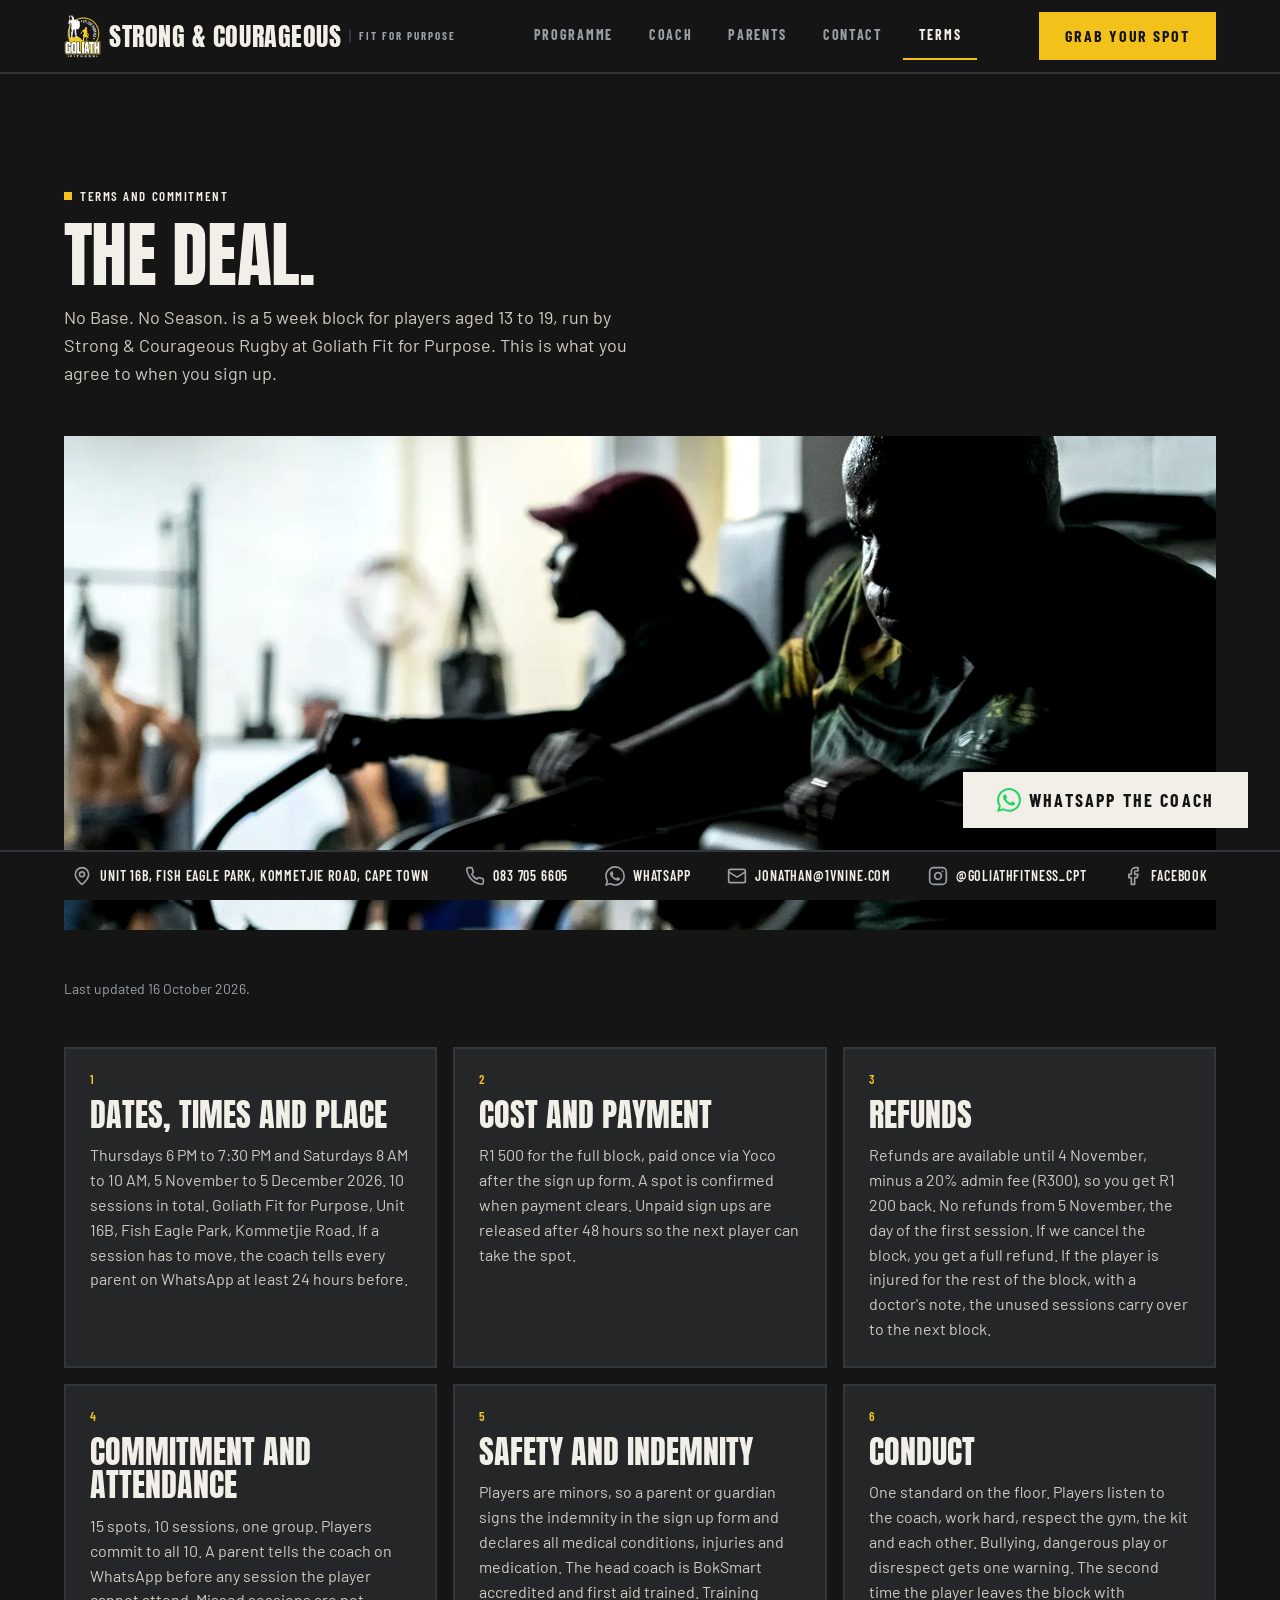
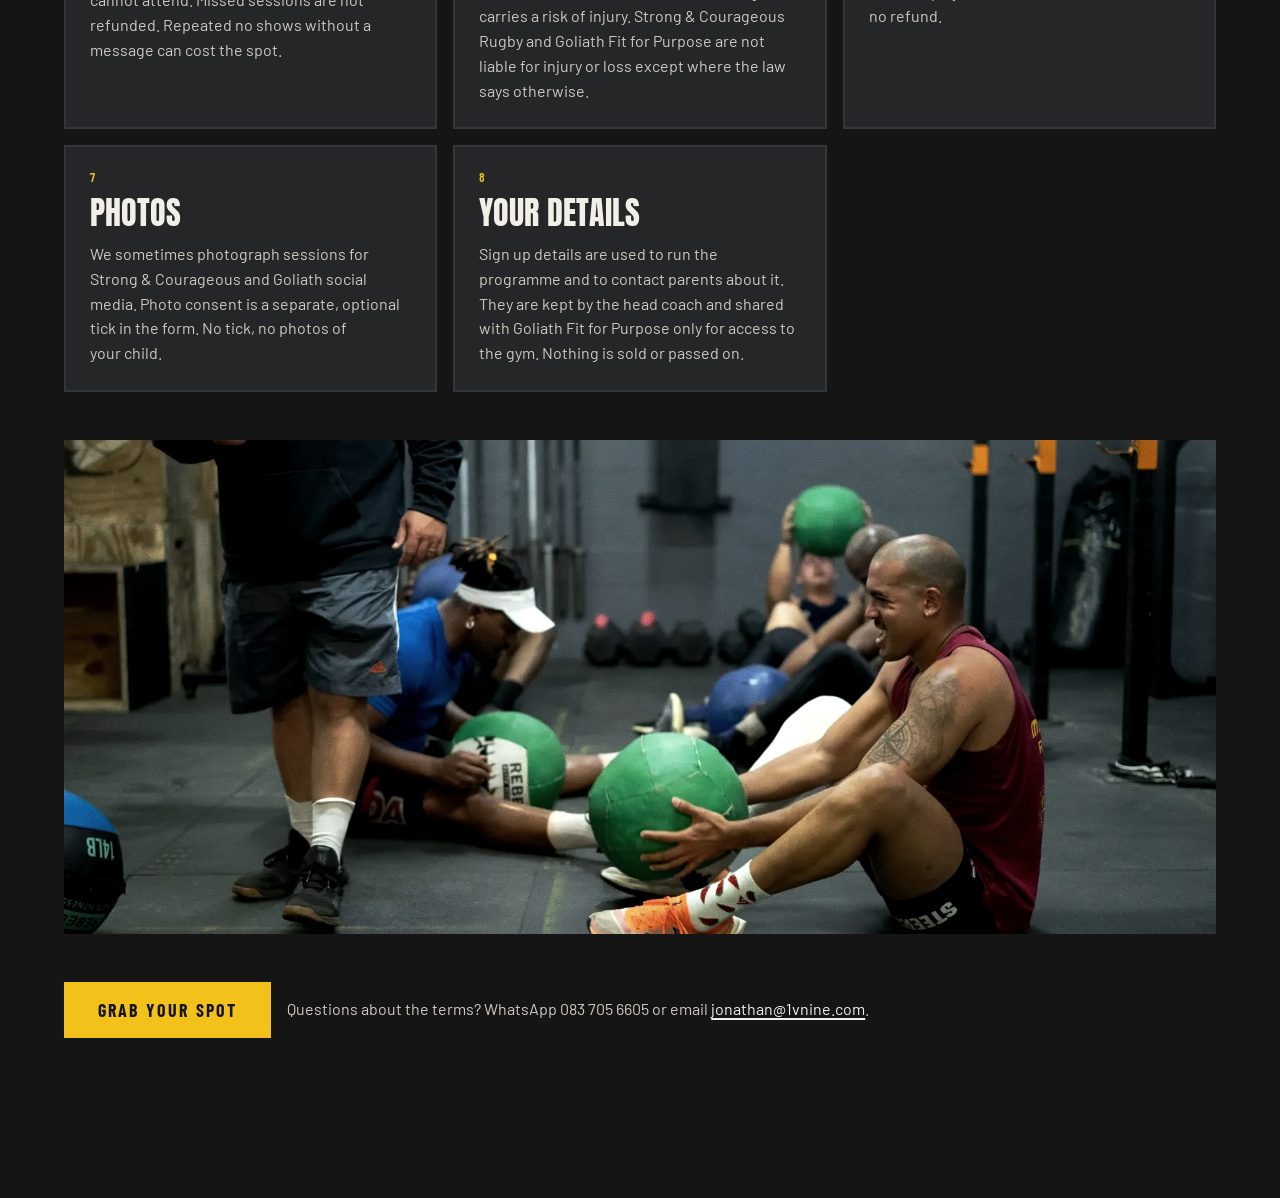
<file: terms.html>
<!DOCTYPE html>
<html lang="en-ZA">
<head>
<meta charset="utf-8">
<meta name="viewport" content="width=device-width, initial-scale=1">
<title>Terms and Commitment | No Base. No Season. Teen Rugby</title>
<meta name="description" content="Dates, cost, refunds, commitment, safety and conduct for the No Base. No Season. teen rugby block.">
<link rel="canonical" href="https://strong-courageous.co.za/terms">
<link rel="icon" type="image/png" sizes="32x32" href="assets/favicon-32.png">
<link rel="apple-touch-icon" href="assets/apple-touch-icon.png">
<meta name="theme-color" content="#151515">
<meta property="og:type" content="website">
<meta property="og:site_name" content="Strong &amp; Courageous Rugby">
<meta property="og:title" content="Terms and Commitment | No Base. No Season. Teen Rugby">
<meta property="og:description" content="Dates, cost, refunds, commitment, safety and conduct for the No Base. No Season. teen rugby block.">
<meta property="og:url" content="https://strong-courageous.co.za/terms">
<meta property="og:image" content="https://strong-courageous.co.za/assets/og-image.jpg">
<meta property="og:image:width" content="1200">
<meta property="og:image:height" content="630">
<meta property="og:image:alt" content="Goliath Fitness, Fit for Purpose badge">
<meta name="twitter:card" content="summary_large_image">
<meta name="twitter:title" content="Terms and Commitment | No Base. No Season. Teen Rugby">
<meta name="twitter:description" content="Dates, cost, refunds, commitment, safety and conduct for the No Base. No Season. teen rugby block.">
<meta name="twitter:image" content="https://strong-courageous.co.za/assets/og-image.jpg">
<link rel="preload" href="assets/fonts/Anton-Regular.woff2" as="font" type="font/woff2" crossorigin>
<link rel="preload" href="assets/fonts/Barlow-Regular.woff2" as="font" type="font/woff2" crossorigin>
<link rel="stylesheet" href="css/goliath.css">
<link rel="stylesheet" href="css/site.css">
<script src="js/site.js" defer></script>
<script type="application/ld+json">
{
 "@context": "https://schema.org",
 "@graph": [
  {
   "@type": "WebPage",
   "@id": "https://strong-courageous.co.za/terms",
   "name": "Terms and Commitment | No Base. No Season. Teen Rugby",
   "url": "https://strong-courageous.co.za/terms",
   "isPartOf": {
    "@id": "https://strong-courageous.co.za/#website"
   },
   "about": {
    "@id": "https://strong-courageous.co.za/#event"
   },
   "dateModified": "2026-10-16"
  },
  {
   "@type": "BreadcrumbList",
   "itemListElement": [
    {
     "@type": "ListItem",
     "position": 1,
     "name": "Home",
     "item": "https://strong-courageous.co.za/"
    },
    {
     "@type": "ListItem",
     "position": 2,
     "name": "Terms and Commitment",
     "item": "https://strong-courageous.co.za/terms"
    }
   ]
  }
 ]
}
</script>
</head>
<body>
<svg width="0" height="0" style="position:absolute" aria-hidden="true">
  <symbol id="i-whatsapp" viewBox="0 0 24 24"><path fill="currentColor" d="M17.472 14.382c-.297-.149-1.758-.867-2.03-.967-.273-.099-.471-.148-.67.15-.197.297-.767.966-.94 1.164-.173.199-.347.223-.644.075-.297-.15-1.255-.463-2.39-1.475-.883-.788-1.48-1.761-1.653-2.059-.173-.297-.018-.458.13-.606.134-.133.298-.347.446-.52.149-.174.198-.298.298-.497.099-.198.05-.371-.025-.52-.075-.149-.669-1.612-.916-2.207-.242-.579-.487-.5-.669-.51-.173-.008-.371-.01-.57-.01-.198 0-.52.074-.792.372-.272.297-1.04 1.016-1.04 2.479 0 1.462 1.065 2.875 1.213 3.074.149.198 2.096 3.2 5.077 4.487.709.306 1.262.489 1.694.625.712.227 1.36.195 1.871.118.571-.085 1.758-.719 2.006-1.413.248-.694.248-1.289.173-1.413-.074-.124-.272-.198-.57-.347m-5.421 7.403h-.004a9.87 9.87 0 01-5.031-1.378l-.361-.214-3.741.982.998-3.648-.235-.374a9.86 9.86 0 01-1.51-5.26c.001-5.45 4.436-9.884 9.888-9.884 2.64 0 5.122 1.03 6.988 2.898a9.825 9.825 0 012.893 6.994c-.003 5.45-4.437 9.884-9.885 9.884m8.413-18.297A11.815 11.815 0 0012.05 0C5.495 0 .16 5.335.157 11.892c0 2.096.547 4.142 1.588 5.945L.057 24l6.305-1.654a11.882 11.882 0 005.683 1.448h.005c6.554 0 11.89-5.335 11.893-11.893a11.821 11.821 0 00-3.48-8.413Z"/></symbol>
  <symbol id="i-menu" viewBox="0 0 24 24" fill="none" stroke="currentColor" stroke-width="2" stroke-linecap="round" stroke-linejoin="round"><line x1="4" x2="20" y1="12" y2="12"/><line x1="4" x2="20" y1="6" y2="6"/><line x1="4" x2="20" y1="18" y2="18"/></symbol>
  <symbol id="i-x" viewBox="0 0 24 24" fill="none" stroke="currentColor" stroke-width="2" stroke-linecap="round" stroke-linejoin="round"><path d="M18 6 6 18"/><path d="m6 6 12 12"/></symbol>
  <symbol id="i-map-pin" viewBox="0 0 24 24" fill="none" stroke="currentColor" stroke-width="2" stroke-linecap="round" stroke-linejoin="round"><path d="M20 10c0 4.993-5.539 10.193-7.399 11.799a1 1 0 0 1-1.202 0C9.539 20.193 4 14.993 4 10a8 8 0 0 1 16 0"/><circle cx="12" cy="10" r="3"/></symbol>
  <symbol id="i-phone" viewBox="0 0 24 24" fill="none" stroke="currentColor" stroke-width="2" stroke-linecap="round" stroke-linejoin="round"><path d="M22 16.92v3a2 2 0 0 1-2.18 2 19.79 19.79 0 0 1-8.63-3.07 19.5 19.5 0 0 1-6-6 19.79 19.79 0 0 1-3.07-8.67A2 2 0 0 1 4.11 2h3a2 2 0 0 1 2 1.72 12.84 12.84 0 0 0 .7 2.81 2 2 0 0 1-.45 2.11L8.09 9.91a16 16 0 0 0 6 6l1.27-1.27a2 2 0 0 1 2.11-.45 12.84 12.84 0 0 0 2.81.7A2 2 0 0 1 22 16.92z"/></symbol>
  <symbol id="i-mail" viewBox="0 0 24 24" fill="none" stroke="currentColor" stroke-width="2" stroke-linecap="round" stroke-linejoin="round"><rect width="20" height="16" x="2" y="4" rx="2"/><path d="m22 7-8.97 5.7a1.94 1.94 0 0 1-2.06 0L2 7"/></symbol>
  <symbol id="i-instagram" viewBox="0 0 24 24" fill="none" stroke="currentColor" stroke-width="2" stroke-linecap="round" stroke-linejoin="round"><rect width="20" height="20" x="2" y="2" rx="5" ry="5"/><path d="M16 11.37A4 4 0 1 1 12.63 8 4 4 0 0 1 16 11.37z"/><line x1="17.5" x2="17.51" y1="6.5" y2="6.5"/></symbol>
  <symbol id="i-facebook" viewBox="0 0 24 24" fill="none" stroke="currentColor" stroke-width="2" stroke-linecap="round" stroke-linejoin="round"><path d="M18 2h-3a5 5 0 0 0-5 5v3H7v4h3v8h4v-8h3l1-4h-4V7a1 1 0 0 1 1-1h3z"/></symbol>
</svg>
<a class="skip-link" href="#main">Skip to content</a>
<div class="gl-page">

<header class="gl-nav">
  <div class="gl-nav__bar">
    <a class="gl-nav__brand" href="index.html" aria-label="Strong &amp; Courageous home"><img class="gl-nav__logo" src="assets/logo-111.webp" alt="Goliath Fitness badge" width="37" height="44"><span class="gl-nav__word">Strong &amp; Courageous</span><span class="gl-nav__sub">Fit for Purpose</span></a>
    <nav aria-label="Primary">
      <ul class="gl-nav__links">
        <li><a class="gl-nav__link" href="index.html#programme">Programme</a></li>
        <li><a class="gl-nav__link" href="index.html#coach">Coach</a></li>
        <li><a class="gl-nav__link" href="index.html#faq">Parents</a></li>
        <li><a class="gl-nav__link" href="index.html#contact">Contact</a></li>
        <li><a class="gl-nav__link" href="terms.html" aria-current="page">Terms</a></li>
      </ul>
    </nav>
    <div class="gl-nav__actions">
      <a class="gl-btn gl-btn--primary gl-nav__cta" href="sign-up.html"><span>Grab Your Spot</span></a>
      <button class="gl-nav__toggle" type="button" aria-expanded="false" aria-controls="gl-nav-menu" aria-label="Open menu"><svg class="gl-icon gl-icon--open" width="24" height="24" aria-hidden="true"><use href="#i-menu"/></svg><svg class="gl-icon gl-icon--close" width="24" height="24" aria-hidden="true"><use href="#i-x"/></svg></button>
    </div>
  </div>
  <div class="gl-nav__menu" id="gl-nav-menu" hidden>
    <a class="gl-nav__link" href="index.html#programme">Programme</a>
    <a class="gl-nav__link" href="index.html#coach">Coach</a>
    <a class="gl-nav__link" href="index.html#faq">Parents</a>
    <a class="gl-nav__link" href="index.html#contact">Contact</a>
    <a class="gl-nav__link" href="terms.html" aria-current="page">Terms</a>
    <div class="gl-nav__menu-actions">
      <a class="gl-btn gl-btn--primary gl-btn--full" href="sign-up.html"><span>Grab Your Spot</span></a>
      <a class="gl-btn gl-btn--whatsapp gl-btn--full" href="https://wa.me/27837056605?text=Hi%20Jonathan.%20I%20want%20to%20sign%20up%20for%20No%20Base.%20No%20Season." target="_blank" rel="noopener noreferrer"><svg class="gl-icon" width="24" height="24" aria-hidden="true"><use href="#i-whatsapp"/></svg><span>WhatsApp the Coach</span></a>
    </div>
  </div>
</header>

<main class="gl-page__main" id="main" tabindex="-1">

<section class="gl-section" aria-labelledby="terms-title">
  <div class="gl-container" style="display:flex;flex-direction:column;gap:48px">
    <div class="gl-sh gl-sh--display">
      <span class="eyebrow">Terms and Commitment</span>
      <h1 class="gl-sh__title" id="terms-title">The Deal.</h1>
      <p class="gl-sh__lead">No Base. No Season. is a 5 week block for players aged 13 to 19, run by Strong &amp; Courageous Rugby at Goliath Fit for Purpose. This is what you agree to when you sign up.</p>
    </div>
        <div class="gl-photo" style="aspect-ratio:21 / 9;min-height:200px">
          <img class="gl-photo__img" src="assets/photos/terms-bikes-800.webp" srcset="assets/photos/terms-bikes-800.webp 800w, assets/photos/terms-bikes-1600.webp 1600w" sizes="(min-width: 1280px) 1152px, 100vw" width="1600" height="1066" alt="Players on assault bikes during a conditioning session" loading="lazy">
          <div class="gl-photo__grain"></div>
        </div>
    <div style="display:flex;flex-wrap:wrap;gap:8px;align-items:center">
      <span class="t-small">Last updated 16 October 2026.</span>
    </div>
    <div style="display:grid;grid-template-columns:repeat(auto-fit,minmax(300px,1fr));gap:16px">
      <article class="gl-card" style="padding:24px;gap:12px">
        <span class="t-label" style="color:var(--text-accent)">1</span>
        <h2 class="t-h3" style="margin:0">Dates, times and place</h2>
        <p class="t-body" style="margin:0">Thursdays 6 PM to 7:30 PM and Saturdays 8 AM to 10 AM, 5 November to 5 December 2026. 10 sessions in total. Goliath Fit for Purpose, Unit 16B, Fish Eagle Park, Kommetjie Road. If a session has to move, the coach tells every parent on WhatsApp at least 24 hours before.</p>
      </article>
      <article class="gl-card" style="padding:24px;gap:12px">
        <span class="t-label" style="color:var(--text-accent)">2</span>
        <h2 class="t-h3" style="margin:0">Cost and payment</h2>
        <p class="t-body" style="margin:0">R1 500 for the full block, paid once via Yoco after the sign up form. A spot is confirmed when payment clears. Unpaid sign ups are released after 48 hours so the next player can take the spot.</p>
      </article>
      <article class="gl-card" style="padding:24px;gap:12px">
        <span class="t-label" style="color:var(--text-accent)">3</span>
        <h2 class="t-h3" style="margin:0">Refunds</h2>
        <p class="t-body" style="margin:0">Refunds are available until 4 November, minus a 20% admin fee (R300), so you get R1 200 back. No refunds from 5 November, the day of the first session. If we cancel the block, you get a full refund. If the player is injured for the rest of the block, with a doctor's note, the unused sessions carry over to the next block.</p>
      </article>
      <article class="gl-card" style="padding:24px;gap:12px">
        <span class="t-label" style="color:var(--text-accent)">4</span>
        <h2 class="t-h3" style="margin:0">Commitment and attendance</h2>
        <p class="t-body" style="margin:0">15 spots, 10 sessions, one group. Players commit to all 10. A parent tells the coach on WhatsApp before any session the player cannot attend. Missed sessions are not refunded. Repeated no shows without a message can cost the spot.</p>
      </article>
      <article class="gl-card" style="padding:24px;gap:12px">
        <span class="t-label" style="color:var(--text-accent)">5</span>
        <h2 class="t-h3" style="margin:0">Safety and indemnity</h2>
        <p class="t-body" style="margin:0">Players are minors, so a parent or guardian signs the indemnity in the sign up form and declares all medical conditions, injuries and medication. The head coach is BokSmart accredited and first aid trained. Training carries a risk of injury. Strong &amp; Courageous Rugby and Goliath Fit for Purpose are not liable for injury or loss except where the law says otherwise.</p>
      </article>
      <article class="gl-card" style="padding:24px;gap:12px">
        <span class="t-label" style="color:var(--text-accent)">6</span>
        <h2 class="t-h3" style="margin:0">Conduct</h2>
        <p class="t-body" style="margin:0">One standard on the floor. Players listen to the coach, work hard, respect the gym, the kit and each other. Bullying, dangerous play or disrespect gets one warning. The second time the player leaves the block with no refund.</p>
      </article>
      <article class="gl-card" style="padding:24px;gap:12px">
        <span class="t-label" style="color:var(--text-accent)">7</span>
        <h2 class="t-h3" style="margin:0">Photos</h2>
        <p class="t-body" style="margin:0">We sometimes photograph sessions for Strong &amp; Courageous and Goliath social media. Photo consent is a separate, optional tick in the form. No tick, no photos of your child.</p>
      </article>
      <article class="gl-card" style="padding:24px;gap:12px">
        <span class="t-label" style="color:var(--text-accent)">8</span>
        <h2 class="t-h3" style="margin:0">Your details</h2>
        <p class="t-body" style="margin:0">Sign up details are used to run the programme and to contact parents about it. They are kept by the head coach and shared with Goliath Fit for Purpose only for access to the gym. Nothing is sold or passed on.</p>
      </article>
    </div>
    <div class="gl-photo" style="aspect-ratio:21 / 9;min-height:200px">
          <img class="gl-photo__img" src="assets/photos/terms-medball-800.webp" srcset="assets/photos/terms-medball-800.webp 800w, assets/photos/terms-medball-1600.webp 1600w" sizes="(min-width: 1280px) 1152px, 100vw" width="1600" height="1066" alt="Medicine ball work on the gym floor while Jonathan Raphael keeps time" loading="lazy">
          <div class="gl-photo__grain"></div>
        </div>
    <div class="gl-cluster" style="gap:16px">
      <a class="gl-btn gl-btn--primary gl-btn--lg" href="sign-up.html"><span>Grab Your Spot</span></a>
      <span class="t-body">Questions about the terms? WhatsApp 083 705 6605 or email <a href="mailto:jonathan@1vnine.com">jonathan@1vnine.com</a>.</span>
    </div>
  </div>
</section>

</main>

<a class="gl-btn gl-btn--whatsapp gl-wa-float" href="https://wa.me/27837056605?text=Hi%20Jonathan.%20I%20have%20a%20question%20about%20the%20No%20Base.%20No%20Season.%20terms." target="_blank" rel="noopener noreferrer"><svg class="gl-icon" width="24" height="24" aria-hidden="true"><use href="#i-whatsapp"/></svg><span>WhatsApp the Coach</span></a>

<footer class="gl-strip gl-strip--fixed" aria-label="Contact details">
  <div class="gl-strip__bar">
    <a class="gl-strip__item gl-strip__item--address" href="https://maps.app.goo.gl/hayWaB1EWvCcktq87" aria-label="Find us at Unit 16B, Fish Eagle Park, Kommetjie Road, Cape Town" target="_blank" rel="noopener noreferrer"><svg class="gl-icon" width="20" height="20" aria-hidden="true"><use href="#i-map-pin"/></svg><span class="gl-strip__text">Unit 16B, Fish Eagle Park, Kommetjie Road, Cape Town</span></a>
    <a class="gl-strip__item" href="tel:+27837056605" aria-label="Call 083 705 6605"><svg class="gl-icon" width="20" height="20" aria-hidden="true"><use href="#i-phone"/></svg><span class="gl-strip__text">083 705 6605</span></a>
    <a class="gl-strip__item" href="https://wa.me/27837056605" aria-label="WhatsApp 083 705 6605" target="_blank" rel="noopener noreferrer"><svg class="gl-icon" width="20" height="20" aria-hidden="true"><use href="#i-whatsapp"/></svg><span class="gl-strip__text">WhatsApp</span></a>
    <a class="gl-strip__item" href="mailto:jonathan@1vnine.com" aria-label="Email jonathan@1vnine.com"><svg class="gl-icon" width="20" height="20" aria-hidden="true"><use href="#i-mail"/></svg><span class="gl-strip__text">jonathan@1vnine.com</span></a>
    <a class="gl-strip__item" href="https://www.instagram.com/goliathfitness_cpt" aria-label="Instagram @goliathfitness_cpt" target="_blank" rel="noopener noreferrer"><svg class="gl-icon" width="20" height="20" aria-hidden="true"><use href="#i-instagram"/></svg><span class="gl-strip__text">@goliathfitness_cpt</span></a>
    <a class="gl-strip__item" href="https://www.facebook.com/GoliathFit4Purpose/" aria-label="Goliath Fit for Purpose on Facebook" target="_blank" rel="noopener noreferrer"><svg class="gl-icon" width="20" height="20" aria-hidden="true"><use href="#i-facebook"/></svg><span class="gl-strip__text">Facebook</span></a>
  </div>
</footer>

</div>
</body>
</html>
</file>
<file: css/goliath.css>
/* Goliath Design System (d1de672b), concatenated from _ds/. Only change: @font-face lists WOFF2 before the original TTF. Page tweaks live in site.css. */
/* Webfonts. Open licence (OFL) binaries copied from the Google Fonts repository into /assets/fonts.
   Display: Anton (single weight). Body: Barlow 400/500/600. Labels and buttons: Barlow Condensed 600/700. */
@font-face{font-family:"Anton";font-style:normal;font-weight:400;font-display:swap;src:url("../assets/fonts/Anton-Regular.woff2") format("woff2"),url("../assets/fonts/Anton-Regular.ttf") format("truetype")}
@font-face{font-family:"Barlow";font-style:normal;font-weight:400;font-display:swap;src:url("../assets/fonts/Barlow-Regular.woff2") format("woff2"),url("../assets/fonts/Barlow-Regular.ttf") format("truetype")}
@font-face{font-family:"Barlow";font-style:normal;font-weight:500;font-display:swap;src:url("../assets/fonts/Barlow-Medium.woff2") format("woff2"),url("../assets/fonts/Barlow-Medium.ttf") format("truetype")}
@font-face{font-family:"Barlow";font-style:normal;font-weight:600;font-display:swap;src:url("../assets/fonts/Barlow-SemiBold.woff2") format("woff2"),url("../assets/fonts/Barlow-SemiBold.ttf") format("truetype")}
@font-face{font-family:"Barlow Condensed";font-style:normal;font-weight:600;font-display:swap;src:url("../assets/fonts/BarlowCondensed-SemiBold.woff2") format("woff2"),url("../assets/fonts/BarlowCondensed-SemiBold.ttf") format("truetype")}
@font-face{font-family:"Barlow Condensed";font-style:normal;font-weight:700;font-display:swap;src:url("../assets/fonts/BarlowCondensed-Bold.woff2") format("woff2"),url("../assets/fonts/BarlowCondensed-Bold.ttf") format("truetype")}
:root{
/* Base palette. Charcoal is the ground, Bone is the ink, Steel is structure, Yellow is the single accent, matched to the gym’s own campaign material and badge. */
--charcoal-900:#151515;
--charcoal-800:#1C1D1F;
--charcoal-700:#242628;
--charcoal-600:#2E3134;
--steel-700:#33373B;
--steel-500:#5B6167;
--steel-300:#9AA0A6;
--bone-300:#CFCAC0;
--bone-100:#F2EFE9;
--yellow-400:#F7CF3F;
--yellow-500:#F2C21B;
--yellow-600:#D9A90D;
--success-500:#8DAA78;
--success-700:#3A4F31;
--error-500:#E5695A;
--error-700:#5A2A24;
/* The gold in the supplied logo mark. One step from the accent. The logo file itself is never recoloured. */
--logo-gold:#E8C820;
/* Third party brand colour. Appears only on the WhatsApp glyph inside the WhatsApp button. Never a fill. */
--whatsapp:#25D366;

/* Semantic aliases. Components reference these, never the raw palette. */
--bg-page:var(--charcoal-900);
--bg-section:var(--charcoal-700);
--surface-card:var(--charcoal-700);
--surface-card-hover:var(--charcoal-600);
--surface-input:var(--charcoal-800);
--surface-strip:var(--charcoal-900);
--text-primary:var(--bone-100);
--text-body:var(--bone-300);
--text-secondary:var(--steel-300);
--text-disabled:var(--steel-500);
--text-on-accent:var(--charcoal-900);
--text-inverse:var(--charcoal-900);
--text-accent:var(--yellow-500);
--accent:var(--yellow-500);
--accent-hover:var(--yellow-400);
--accent-pressed:var(--yellow-600);
--border-default:var(--steel-500);
--border-strong:var(--bone-100);
--border-subtle:var(--steel-700);
--border-accent:var(--yellow-500);
--focus-ring:var(--bone-100);
--focus-ring-on-light:var(--yellow-500);
--overlay-photo:rgba(21,21,21,.6);
--overlay-photo-heavy:rgba(21,21,21,.78);
--success:var(--success-500);
--success-bg:var(--success-700);
--error:var(--error-500);
--error-bg:var(--error-700);
--link:var(--bone-100);
--link-hover:var(--yellow-500);
}

:root{
/* Families */
--font-display:"Anton","Barlow Condensed",Impact,"Arial Narrow",sans-serif;
--font-body:"Barlow","Helvetica Neue",Arial,sans-serif;
--font-label:"Barlow Condensed","Barlow",Arial,sans-serif;

/* Weights. Anton ships one weight (400). */
--weight-regular:400;
--weight-medium:500;
--weight-semibold:600;
--weight-bold:700;

/* Scale. Mobile first, fluid to 1280. Display sizes are uppercase by rule. */
--text-display-xl:clamp(56px,10.5vw,112px);
--text-display-l:clamp(40px,6.5vw,72px);
--text-h2:clamp(32px,4.2vw,48px);
--text-h3:clamp(24px,2.6vw,32px);
--text-body-l:clamp(18px,1.4vw,20px);
--text-body:16px;
--text-small:14px;
--text-label:13px;

/* Line heights */
--leading-display:.92;
--leading-heading:1;
--leading-h3:1.05;
--leading-body:1.55;
--leading-small:1.5;
--leading-label:1;

/* Tracking */
--tracking-display:-.01em;
--tracking-heading:0;
--tracking-label:.12em;
--tracking-label-wide:.18em;
}

:root{
/* 8 point scale. --sp-1 is 8px. The half step exists for icon gaps and badge padding only. */
--sp-0-5:4px;
--sp-1:8px;
--sp-2:16px;
--sp-3:24px;
--sp-4:32px;
--sp-5:40px;
--sp-6:48px;
--sp-8:64px;
--sp-10:80px;
--sp-12:96px;
--sp-16:128px;

/* Shape. Hard edges. 2px is the ceiling, used only on badges and inputs. */
--radius-0:0;
--radius-1:2px;
--border-w:2px;
--border-w-hair:1px;

/* Controls. 48px is the minimum tap target. WhatsApp and hero CTAs use 56. */
--control-h:48px;
--control-h-lg:56px;
--control-px:24px;
--control-px-lg:32px;
--tap-min:48px;

/* Layout. Breakpoints are 390, 768 and 1280 (media queries cannot read custom properties, repeat the literals). */
--container-max:1280px;
--gutter:16px;
--gutter-md:32px;
--gutter-lg:64px;
--nav-h:64px;
--nav-h-lg:72px;
--strip-h:56px;
--strip-h-lg:48px;
--section-py:64px;
--section-py-lg:112px;

/* Motion. Mechanical. Colour and border changes only. Nothing moves, nothing fades in on scroll. */
--duration-fast:120ms; /* @kind other */
--duration-base:180ms; /* @kind other */
--ease-mechanical:cubic-bezier(.2,0,0,1); /* @kind other */

/* Stacking */
--z-nav:40; /* @kind other */
--z-strip:40; /* @kind other */
--z-float:50; /* @kind other */
--z-overlay:60; /* @kind other */
}

/* Page defaults for any surface built on the Goliath system. */
*,*::before,*::after{box-sizing:border-box}
html{-webkit-text-size-adjust:100%}
body{margin:0;background:var(--bg-page);color:var(--text-body);font-family:var(--font-body);font-size:var(--text-body);line-height:var(--leading-body);font-weight:var(--weight-regular);-webkit-font-smoothing:antialiased}
h1,h2,h3,h4,p,figure,blockquote{margin:0}
img,svg,video{display:block;max-width:100%}
a{color:var(--link);text-decoration:underline;text-decoration-thickness:2px;text-underline-offset:3px;transition:color var(--duration-fast) var(--ease-mechanical)}
a:hover{color:var(--link-hover)}
:focus-visible{outline:var(--border-w) solid var(--focus-ring);outline-offset:2px}
button,input,select,textarea{font:inherit;color:inherit}
::selection{background:var(--accent);color:var(--text-on-accent)}

/* Type classes for plain HTML consumers. Components set the same values inline. */
.t-display-xl{font-family:var(--font-display);font-size:var(--text-display-xl);line-height:var(--leading-display);letter-spacing:var(--tracking-display);text-transform:uppercase;font-weight:var(--weight-regular);color:var(--text-primary);text-wrap:balance}
.t-display-l{font-family:var(--font-display);font-size:var(--text-display-l);line-height:var(--leading-display);letter-spacing:var(--tracking-display);text-transform:uppercase;font-weight:var(--weight-regular);color:var(--text-primary);text-wrap:balance}
.t-h2{font-family:var(--font-display);font-size:var(--text-h2);line-height:var(--leading-heading);letter-spacing:var(--tracking-heading);text-transform:uppercase;font-weight:var(--weight-regular);color:var(--text-primary);text-wrap:balance}
.t-h3{font-family:var(--font-display);font-size:var(--text-h3);line-height:var(--leading-h3);text-transform:uppercase;font-weight:var(--weight-regular);color:var(--text-primary)}
.t-body-l{font-family:var(--font-body);font-size:var(--text-body-l);line-height:var(--leading-body);font-weight:var(--weight-regular);color:var(--text-body);text-wrap:pretty}
.t-body{font-family:var(--font-body);font-size:var(--text-body);line-height:var(--leading-body);font-weight:var(--weight-regular);color:var(--text-body);text-wrap:pretty}
.t-small{font-family:var(--font-body);font-size:var(--text-small);line-height:var(--leading-small);color:var(--text-secondary)}
.t-label{font-family:var(--font-label);font-size:var(--text-label);line-height:var(--leading-label);letter-spacing:var(--tracking-label);text-transform:uppercase;font-weight:var(--weight-semibold);color:var(--text-secondary)}
.t-primary{color:var(--text-primary)}
.t-accent{color:var(--text-accent)}
/* Eyebrow: yellow square marker plus label. The square is the brand's one decorative motif. */
.eyebrow{display:inline-flex;align-items:center;gap:var(--sp-1);font-family:var(--font-label);font-size:var(--text-label);letter-spacing:var(--tracking-label);text-transform:uppercase;font-weight:var(--weight-semibold);color:var(--text-primary)}
.eyebrow::before{content:"";width:8px;height:8px;background:var(--accent);flex:none}

/* Layout helpers. Mobile first. Breakpoints 390 (base), 768, 1280. */
.gl-container{width:100%;max-width:var(--container-max);margin-inline:auto;padding-inline:var(--gutter)}
.gl-section{padding-block:var(--section-py)}
.gl-band{background:var(--bg-section)}
.gl-stack{display:flex;flex-direction:column;gap:var(--sp-2)}
.gl-stack--lg{gap:var(--sp-4)}
.gl-cluster{display:flex;flex-wrap:wrap;gap:var(--sp-2);align-items:center}
.gl-grid{display:grid;gap:var(--sp-2);grid-template-columns:minmax(0,1fr)}
.gl-rule{border:0;border-top:var(--border-w) solid var(--border-subtle);margin:0}
.gl-rule--strong{border-top-color:var(--border-strong)}
.gl-page{min-height:100vh;display:flex;flex-direction:column}
.gl-page__main{flex:1;padding-bottom:var(--strip-h)}
@media(min-width:768px){.gl-container{padding-inline:var(--gutter-md)}.gl-grid{gap:var(--sp-3)}.gl-grid--2,.gl-grid--3{grid-template-columns:repeat(2,minmax(0,1fr))}.gl-page__main{padding-bottom:var(--strip-h-lg)}}
@media(min-width:1280px){.gl-container{padding-inline:var(--gutter-lg)}.gl-section{padding-block:var(--section-py-lg)}.gl-grid--3{grid-template-columns:repeat(3,minmax(0,1fr))}}

/* Component classes. The React components in /components render these. Plain HTML consumers may use them directly.
   Rules: 2px borders, 0 to 2px radius, colour and border changes only on interaction. Nothing moves, fades or glows. */

/* Icon */
.gl-icon{display:inline-block;flex:none;vertical-align:middle}

/* Buttons */
.gl-btn{display:inline-flex;align-items:center;justify-content:center;gap:var(--sp-1);min-height:var(--control-h);padding:0 var(--control-px);font-family:var(--font-label);font-weight:var(--weight-bold);font-size:16px;line-height:1;letter-spacing:var(--tracking-label);text-transform:uppercase;text-decoration:none;text-align:center;border:var(--border-w) solid transparent;border-radius:var(--radius-0);cursor:pointer;user-select:none;white-space:nowrap;transition:background-color var(--duration-fast) var(--ease-mechanical),color var(--duration-fast) var(--ease-mechanical),border-color var(--duration-fast) var(--ease-mechanical)}
.gl-btn--lg{min-height:var(--control-h-lg);padding:0 var(--control-px-lg);font-size:18px}
.gl-btn--full{display:flex;width:100%}
.gl-btn--primary{background:var(--accent);color:var(--text-on-accent);border-color:var(--accent)}
.gl-btn--primary:hover{background:var(--accent-hover);border-color:var(--accent-hover);color:var(--text-on-accent)}
.gl-btn--primary:active{background:var(--accent-pressed);border-color:var(--accent-pressed)}
.gl-btn--secondary{background:transparent;color:var(--text-primary);border-color:var(--border-strong)}
.gl-btn--secondary:hover{background:var(--bone-100);color:var(--text-inverse)}
.gl-btn--secondary:active,.gl-btn--secondary[aria-pressed="true"]{background:var(--bone-300);border-color:var(--bone-300);color:var(--text-inverse)}
.gl-btn--secondary[aria-pressed="true"]{background:var(--bone-100);border-color:var(--bone-100)}
.gl-btn--whatsapp{background:var(--bone-100);color:var(--text-inverse);border-color:var(--bone-100);min-height:var(--control-h-lg);padding:0 var(--control-px-lg);font-size:18px}
.gl-btn--whatsapp:hover{background:#FFFFFF;border-color:#FFFFFF;color:var(--text-inverse)}
.gl-btn--whatsapp:active{background:var(--bone-300);border-color:var(--bone-300)}
.gl-btn--whatsapp .gl-icon{color:var(--whatsapp)}
.gl-btn:focus-visible{outline:var(--border-w) solid var(--focus-ring);outline-offset:3px}
.gl-btn:disabled,.gl-btn[aria-disabled="true"]{background:var(--steel-700);border-color:var(--steel-700);color:var(--text-disabled);cursor:not-allowed;pointer-events:none}
.gl-wa-float{position:fixed;right:var(--sp-2);bottom:calc(var(--strip-h) + var(--sp-2));z-index:var(--z-float)}
@media(min-width:768px){.gl-wa-float{right:var(--sp-4);bottom:calc(var(--strip-h-lg) + var(--sp-3))}}

/* Badge */
.gl-badge{display:inline-flex;align-items:center;gap:var(--sp-0-5);min-height:24px;padding:0 var(--sp-1);border:var(--border-w) solid var(--border-default);border-radius:var(--radius-1);font-family:var(--font-label);font-size:12px;line-height:1;font-weight:var(--weight-bold);letter-spacing:var(--tracking-label);text-transform:uppercase;color:var(--text-secondary);white-space:nowrap}
.gl-badge--strong{border-color:var(--bone-100);color:var(--text-primary)}
.gl-badge--accent{border-color:var(--accent);color:var(--text-accent)}
.gl-badge--solid{background:var(--accent);border-color:var(--accent);color:var(--text-on-accent)}
.gl-badge--success{border-color:var(--success);color:var(--success)}
.gl-badge--error{border-color:var(--error);color:var(--error)}

/* Section header */
.gl-sh{display:flex;flex-direction:column;gap:var(--sp-2);max-width:760px}
.gl-sh--center{align-items:center;text-align:center;margin-inline:auto}
.gl-sh--wide{max-width:none}
.gl-sh__title{font-family:var(--font-display);font-size:var(--text-h2);line-height:var(--leading-heading);letter-spacing:var(--tracking-heading);text-transform:uppercase;font-weight:var(--weight-regular);color:var(--text-primary);text-wrap:balance}
.gl-sh--display .gl-sh__title{font-size:var(--text-display-l);line-height:var(--leading-display);letter-spacing:var(--tracking-display)}
.gl-sh--xl .gl-sh__title{font-size:var(--text-display-xl);line-height:var(--leading-display);letter-spacing:var(--tracking-display)}
.gl-sh__lead{font-size:var(--text-body-l);line-height:var(--leading-body);color:var(--text-body);text-wrap:pretty;max-width:60ch}
.gl-sh__action{display:flex;flex-wrap:wrap;gap:var(--sp-1);padding-top:var(--sp-1)}
.gl-sh--split{max-width:none}
@media(min-width:768px){.gl-sh--split{flex-direction:row;align-items:flex-end;justify-content:space-between;gap:var(--sp-4)}.gl-sh--split .gl-sh__action{padding-top:0}.gl-sh--split>.gl-sh__text{display:flex;flex-direction:column;gap:var(--sp-2);max-width:760px}}

/* Cards */
.gl-card{background:var(--surface-card);border:var(--border-w) solid var(--border-subtle);display:flex;flex-direction:column;color:var(--text-body);transition:border-color var(--duration-fast) var(--ease-mechanical),background-color var(--duration-fast) var(--ease-mechanical)}
.gl-card:hover{border-color:var(--border-strong);background:var(--surface-card-hover)}
/* Surfaces step one level away from their ground: on a Charcoal 700 band, cards go back to 900. */
.gl-band .gl-card,.gl-band .gl-quote,.gl-band .gl-row{background:var(--charcoal-900)}
.gl-band .gl-card:hover{background:var(--charcoal-800)}
.gl-card__body{padding:var(--sp-3);display:flex;flex-direction:column;gap:var(--sp-2);flex:1}
.gl-card__top{display:flex;justify-content:space-between;align-items:flex-start;gap:var(--sp-2)}
.gl-card__title{font-family:var(--font-display);font-size:var(--text-h3);line-height:var(--leading-h3);text-transform:uppercase;font-weight:var(--weight-regular);color:var(--text-primary);text-wrap:balance}
.gl-card__meta{display:flex;flex-direction:column;gap:var(--sp-0-5);margin:0;padding:0;list-style:none;font-family:var(--font-label);font-size:var(--text-small);font-weight:var(--weight-bold);letter-spacing:.06em;text-transform:uppercase;color:var(--text-primary)}
.gl-card__desc{color:var(--text-body);text-wrap:pretty}
.gl-card__link{margin-top:auto;display:inline-flex;align-items:center;justify-content:space-between;gap:var(--sp-1);min-height:var(--tap-min);padding-top:var(--sp-2);border-top:var(--border-w) solid var(--border-subtle);font-family:var(--font-label);font-size:16px;font-weight:var(--weight-bold);letter-spacing:var(--tracking-label);text-transform:uppercase;color:var(--text-primary);text-decoration:none}
.gl-card__link:hover{color:var(--link-hover)}
.gl-card__link:focus-visible{outline:var(--border-w) solid var(--focus-ring);outline-offset:2px}

/* Schedule row. Stacked card below 768, table row above. */
.gl-row{display:flex;flex-direction:column;gap:var(--sp-1);padding:var(--sp-2);background:var(--surface-card);border:var(--border-w) solid var(--border-subtle);transition:background-color var(--duration-fast) var(--ease-mechanical),border-color var(--duration-fast) var(--ease-mechanical)}
.gl-row+.gl-row{margin-top:var(--sp-1)}
.gl-row:hover{border-color:var(--border-strong)}
.gl-row__head{display:flex;justify-content:space-between;align-items:center;gap:var(--sp-2)}
.gl-row__day{font-family:var(--font-label);font-size:var(--text-small);font-weight:var(--weight-bold);letter-spacing:var(--tracking-label);text-transform:uppercase;color:var(--text-secondary)}
.gl-row__time{font-family:var(--font-display);font-size:28px;line-height:1;text-transform:uppercase;color:var(--text-primary)}
.gl-row__name{color:var(--text-primary);font-weight:var(--weight-medium);font-size:var(--text-body-l);line-height:1.3}
.gl-row__note{display:block;color:var(--text-secondary);font-size:var(--text-small);font-weight:var(--weight-regular);margin-top:2px}
.gl-row__action{display:flex;padding-top:var(--sp-1)}
.gl-row__action .gl-btn{width:100%}
@media(min-width:768px){.gl-row{display:grid;grid-template-columns:120px 150px minmax(0,1fr) auto auto;align-items:center;gap:var(--sp-3);padding:var(--sp-2) var(--sp-3);background:transparent;border-width:0 0 var(--border-w) 0}.gl-row+.gl-row{margin-top:0}.gl-row:first-child{border-top-width:var(--border-w)}.gl-row:hover{background:var(--surface-card);border-color:var(--border-subtle)}.gl-row__head{display:contents}.gl-row__day{order:0}.gl-row__time{order:1;font-size:24px}.gl-row__name{order:2;font-size:var(--text-body)}.gl-row__badge{order:3}.gl-row__action{order:4;padding:0}.gl-row__action .gl-btn{width:auto}}

/* Testimonial */
.gl-quote{background:var(--surface-card);border:var(--border-w) solid var(--border-subtle);padding:var(--sp-3);display:flex;flex-direction:column;gap:var(--sp-2);color:var(--text-body)}
.gl-quote__stars{display:flex;gap:2px;color:var(--accent)}
.gl-quote__text{font-size:var(--text-body-l);line-height:1.4;font-weight:var(--weight-medium);color:var(--text-primary);text-wrap:pretty}
.gl-quote--display .gl-quote__text{font-family:var(--font-display);font-size:var(--text-h3);line-height:var(--leading-h3);text-transform:uppercase;font-weight:var(--weight-regular)}
.gl-quote__meta{display:flex;justify-content:space-between;align-items:center;gap:var(--sp-2);margin-top:auto;padding-top:var(--sp-1);font-family:var(--font-label);font-size:var(--text-label);font-weight:var(--weight-semibold);letter-spacing:var(--tracking-label);text-transform:uppercase;color:var(--text-secondary)}
.gl-quote__name{color:var(--text-primary);font-weight:var(--weight-bold)}
.gl-quote__source{display:inline-flex;align-items:center;gap:var(--sp-0-5)}

/* Photo. Real photo with dark overlay and grain, or a labelled placeholder. */
.gl-photo{position:relative;overflow:hidden;background:var(--charcoal-700);display:grid;place-items:end stretch;isolation:isolate;min-height:160px;width:100%}
.gl-photo__img{position:absolute;inset:0;width:100%;height:100%;object-fit:cover;filter:contrast(1.15) saturate(.8)}
.gl-photo__overlay{position:absolute;inset:0;background:var(--overlay-photo)}
.gl-photo__overlay--heavy{background:var(--overlay-photo-heavy)}
.gl-photo__grain{position:absolute;inset:0;pointer-events:none;opacity:.4;mix-blend-mode:overlay;background-image:url("[data-uri]")}
.gl-photo__placeholder{position:absolute;inset:0;border:var(--border-w) dashed var(--steel-500);background-image:repeating-linear-gradient(135deg,transparent 0 14px,rgba(91,97,103,.16) 14px 15px);display:grid;place-content:center;justify-items:center;text-align:center;gap:var(--sp-1);padding:var(--sp-2)}
.gl-photo__label{font-family:var(--font-label);font-weight:var(--weight-bold);font-size:var(--text-label);letter-spacing:var(--tracking-label-wide);text-transform:uppercase;color:var(--text-primary)}
.gl-photo__hint{font-size:var(--text-small);color:var(--text-secondary);max-width:28ch;text-wrap:pretty}
.gl-photo__content{position:relative;z-index:1;width:100%}
/* When content sits on the placeholder (heroes), the label moves to the top right corner out of the way. */
.gl-photo--has-content .gl-photo__placeholder{place-content:start end;justify-items:end;text-align:right;padding:var(--sp-2)}
.gl-photo--has-content .gl-photo__hint{max-width:22ch}

/* Nav bar */
.gl-nav{position:sticky;top:0;z-index:var(--z-nav);background:var(--bg-page);border-bottom:var(--border-w) solid var(--border-subtle)}
.gl-nav__bar{display:flex;align-items:center;justify-content:space-between;gap:var(--sp-2);min-height:var(--nav-h);max-width:var(--container-max);margin:0 auto;padding:0 var(--gutter)}
.gl-nav__brand{display:inline-flex;align-items:center;gap:var(--sp-1);min-height:var(--tap-min);text-decoration:none;color:var(--text-primary)}
.gl-nav__brand:hover{color:var(--text-primary)}
.gl-nav__logo{height:44px;width:auto}
.gl-nav__word{font-family:var(--font-display);font-size:26px;line-height:1;letter-spacing:.02em;text-transform:uppercase;color:var(--text-primary)}
.gl-nav__sub{display:none;font-family:var(--font-label);font-size:11px;font-weight:var(--weight-bold);letter-spacing:var(--tracking-label-wide);text-transform:uppercase;color:var(--text-secondary);padding-left:var(--sp-1);border-left:var(--border-w) solid var(--border-subtle);line-height:1.1}
.gl-nav__links{display:none;gap:var(--sp-0-5);list-style:none;margin:0;padding:0}
.gl-nav__link{display:inline-flex;align-items:center;min-height:var(--tap-min);padding:0 var(--sp-2);font-family:var(--font-label);font-size:var(--text-small);font-weight:var(--weight-bold);letter-spacing:var(--tracking-label);text-transform:uppercase;color:var(--text-secondary);text-decoration:none;border-bottom:var(--border-w) solid transparent;cursor:pointer;background:none;border-top:0;border-left:0;border-right:0}
.gl-nav__link:hover{color:var(--text-primary)}
.gl-nav__link[aria-current="page"]{color:var(--text-primary);border-bottom-color:var(--accent)}
.gl-nav__link:focus-visible{outline:var(--border-w) solid var(--focus-ring);outline-offset:-2px}
.gl-nav__actions{display:flex;align-items:center;gap:var(--sp-1)}
.gl-nav__cta{display:none}
.gl-nav__toggle{display:inline-flex;align-items:center;justify-content:center;width:var(--tap-min);height:var(--tap-min);background:transparent;border:var(--border-w) solid var(--border-default);color:var(--text-primary);cursor:pointer;padding:0}
.gl-nav__toggle:hover{border-color:var(--border-strong)}
.gl-nav__toggle[aria-expanded="true"]{background:var(--bone-100);color:var(--text-inverse);border-color:var(--bone-100)}
.gl-nav__menu{border-top:var(--border-w) solid var(--border-subtle);padding:var(--sp-1) var(--gutter) var(--sp-3);display:flex;flex-direction:column;gap:0}
.gl-nav__menu .gl-nav__link{min-height:56px;font-size:18px;padding:0;border-bottom:var(--border-w) solid var(--border-subtle);width:100%}
.gl-nav__menu .gl-nav__link[aria-current="page"]{border-bottom-color:var(--accent)}
.gl-nav__menu-actions{display:flex;flex-direction:column;gap:var(--sp-1);padding-top:var(--sp-2)}
@media(min-width:768px){.gl-nav__bar{min-height:var(--nav-h-lg);padding:0 var(--gutter-md)}.gl-nav__links{display:flex}.gl-nav__cta{display:inline-flex}.gl-nav__toggle,.gl-nav__menu{display:none}.gl-nav__sub{display:block}}
@media(min-width:1280px){.gl-nav__bar{padding:0 var(--gutter-lg)}}

/* Sticky contact strip */
.gl-strip{position:sticky;bottom:0;z-index:var(--z-strip);background:var(--surface-strip);border-top:var(--border-w) solid var(--border-subtle)}
.gl-strip--fixed{position:fixed;left:0;right:0;bottom:0}
.gl-strip--static{position:static}
.gl-strip__bar{display:flex;align-items:stretch;min-height:var(--strip-h);max-width:var(--container-max);margin:0 auto}
.gl-strip__item{display:inline-flex;align-items:center;justify-content:center;gap:var(--sp-1);flex:1 1 0;min-height:var(--strip-h);min-width:var(--tap-min);padding:0 var(--sp-0-5);color:var(--text-primary);text-decoration:none;font-family:var(--font-label);font-size:var(--text-small);font-weight:var(--weight-semibold);letter-spacing:.06em;text-transform:uppercase;border-left:var(--border-w) solid var(--border-subtle);white-space:nowrap;transition:background-color var(--duration-fast) var(--ease-mechanical)}
.gl-strip__item:first-child{border-left:0}
.gl-strip__item:hover{background:var(--surface-card);color:var(--text-primary)}
.gl-strip__item:focus-visible{outline:var(--border-w) solid var(--focus-ring);outline-offset:-4px}
.gl-strip__item .gl-icon{color:var(--text-secondary)}
.gl-strip__item:hover .gl-icon{color:var(--text-primary)}
.gl-strip__text{display:none}
@media(min-width:768px){.gl-strip__bar{min-height:var(--strip-h-lg);justify-content:center;padding:0 var(--gutter-md)}.gl-strip__item{flex:0 1 auto;min-height:var(--strip-h-lg);padding:0 var(--sp-2)}.gl-strip__text{display:inline}.gl-strip__item--address .gl-strip__text{display:none}}
@media(min-width:1280px){.gl-strip__bar{justify-content:space-between;padding:0 var(--gutter-lg)}.gl-strip__item{border-left:0;padding:0 var(--sp-1)}.gl-strip__item--address .gl-strip__text{display:inline}}

/* Forms */
.gl-field{display:flex;flex-direction:column;gap:var(--sp-1)}
.gl-field__label{display:flex;justify-content:space-between;align-items:baseline;gap:var(--sp-2);font-family:var(--font-label);font-size:var(--text-label);font-weight:var(--weight-bold);letter-spacing:var(--tracking-label);text-transform:uppercase;color:var(--text-primary)}
.gl-field__opt{color:var(--text-secondary);font-weight:var(--weight-semibold)}
.gl-field__hint{font-size:var(--text-small);color:var(--text-secondary)}
.gl-field__msg{display:flex;align-items:center;gap:var(--sp-1);font-size:var(--text-small);font-weight:var(--weight-medium);line-height:1.3}
.gl-field__msg--error{color:var(--error)}
.gl-field__msg--success{color:var(--success)}
.gl-input{display:block;width:100%;min-height:var(--control-h);padding:0 var(--sp-2);background:var(--surface-input);color:var(--text-primary);border:var(--border-w) solid var(--border-default);border-radius:var(--radius-1);font-family:var(--font-body);font-size:var(--text-body);line-height:1.4;appearance:none;-webkit-appearance:none;transition:border-color var(--duration-fast) var(--ease-mechanical),background-color var(--duration-fast) var(--ease-mechanical)}
.gl-input::placeholder{color:var(--steel-300);opacity:1}
.gl-input:hover{border-color:var(--steel-300)}
.gl-input:focus{outline:none;border-color:var(--bone-100)}
.gl-input:focus-visible{outline:var(--border-w) solid var(--focus-ring);outline-offset:2px}
.gl-input[aria-invalid="true"]{border-color:var(--error)}
.gl-input[aria-invalid="true"]:focus{border-color:var(--error)}
.gl-input:disabled{background:var(--charcoal-700);color:var(--text-disabled);border-color:var(--border-subtle);cursor:not-allowed}
.gl-input--readonly,.gl-input:read-only:not(select){background:var(--charcoal-700)}
textarea.gl-input{min-height:136px;padding:12px var(--sp-2);resize:vertical}
.gl-select{position:relative}
.gl-select select.gl-input{padding-right:var(--sp-6);cursor:pointer}
.gl-select__chevron{position:absolute;right:var(--sp-2);top:50%;transform:translateY(-50%);pointer-events:none;color:var(--text-secondary)}
select.gl-input option{background:var(--charcoal-800);color:var(--text-primary)}
.gl-input-wrap{position:relative}
.gl-input-wrap .gl-input{padding-left:var(--sp-6)}
.gl-input-wrap__icon{position:absolute;left:var(--sp-2);top:50%;transform:translateY(-50%);pointer-events:none;color:var(--text-secondary)}
</file>
<file: css/site.css>
/* Page level rules for the No Base. No Season. site. Carried over from the design's per page <style> blocks. */
body{margin:0;background:var(--bg-page);color:var(--text-body)}
a{color:var(--link)}
a:hover{color:var(--link-hover)}
.t-body,.t-body-l,.gl-card,.gl-card__desc,.gl-quote,.gl-sh__lead,.gl-row__note,.gl-page{color:var(--bone-300)}
.gl-row__time{white-space:nowrap}
/* Wider time column so "6 PM to 7:30 PM" fits on one line (Home schedule). */
@media(min-width:768px){.gl-row{grid-template-columns:120px 190px minmax(0,1fr) auto auto}}

/* Wordmark reads "Strong & Courageous" beside the Goliath badge: keep it on one line,
   scale it down on phones, and drop the tagline where the nav links need the room. */
.gl-nav__word{white-space:nowrap}
@media(max-width:767px){.gl-nav__word{font-size:clamp(18px,5.4vw,26px)}}
@media(min-width:768px) and (max-width:1279px){.gl-nav__sub{display:none}}
/* Brand, five links and the CTA need about 930px, so tablets keep the menu button until 1024. */
@media(min-width:768px) and (max-width:1023px){.gl-nav__links{display:none}.gl-nav__toggle{display:inline-flex}.gl-nav__menu{display:flex}.gl-nav__menu[hidden]{display:none}.gl-nav__menu{padding-inline:var(--gutter-md)}}

/* Anchor targets clear the sticky nav. */
.anchor{scroll-margin-top:72px}

/* Mobile menu panel: rendered in the HTML, shown by js/site.js. */
.gl-nav__menu[hidden]{display:none}
.gl-nav__toggle .gl-icon--close{display:none}
.gl-nav__toggle[aria-expanded="true"] .gl-icon--open{display:none}
.gl-nav__toggle[aria-expanded="true"] .gl-icon--close{display:inline-block}

/* Skip link: hidden until focused from the keyboard. */
.skip-link{position:absolute;left:var(--sp-2);top:-100px;z-index:calc(var(--z-overlay) + 1);padding:var(--sp-1) var(--sp-2);background:var(--accent);color:var(--text-on-accent);font-family:var(--font-label);font-weight:var(--weight-bold);letter-spacing:var(--tracking-label);text-transform:uppercase;text-decoration:none}
.skip-link:focus{top:var(--sp-1);color:var(--text-on-accent)}
#main:focus{outline:none}

/* Testimonials. Quote card from the design system, without stars (these are references, not ratings). */
.testimonial-grid{display:grid;grid-template-columns:repeat(auto-fit,minmax(300px,1fr));gap:16px;align-items:start}
.gl-quote{margin:0}
.gl-quote blockquote{margin:0}
.gl-quote__meta{flex-direction:column;align-items:flex-start;gap:4px;line-height:1.3}
.gl-quote--display .gl-quote__text{max-width:40ch}

/* Photo grids: Home is 2 across on phones and 4 from 768px; the Sign Up strip is always 3 across. */
.photo-grid{display:grid;grid-template-columns:repeat(2,minmax(0,1fr));gap:16px}
.photo-row{display:grid;grid-template-columns:repeat(3,minmax(0,1fr));gap:8px}
@media(min-width:768px){.photo-grid{grid-template-columns:repeat(4,minmax(0,1fr))}.photo-row{gap:16px}}
.photo-pair{display:grid;grid-template-columns:minmax(0,1fr);gap:16px}
@media(min-width:768px){.photo-pair{grid-template-columns:repeat(2,minmax(0,1fr))}}

/* Home hero slideshow (js/hero.js). Crossfade plus a slow Ken Burns move; the overlay and grain sit above. */
.hero-slide{opacity:0;transition:opacity 1.6s ease-in-out;will-change:opacity,transform;transform-origin:50% 50%}
.hero-slide.is-active{opacity:1}
.hero-slide.kb-1{animation:kb-1 9s linear forwards}
.hero-slide.kb-2{animation:kb-2 9s linear forwards}
.hero-slide.kb-3{animation:kb-3 9s linear forwards}
.hero-slide.kb-4{animation:kb-4 9s linear forwards}
@keyframes kb-1{from{transform:scale(1.04) translate(0,0)}to{transform:scale(1.16) translate(-2%,-1.5%)}}
@keyframes kb-2{from{transform:scale(1.16) translate(2%,1%)}to{transform:scale(1.04) translate(0,0)}}
@keyframes kb-3{from{transform:scale(1.04) translate(1.5%,-1%)}to{transform:scale(1.15) translate(-1%,1.5%)}}
@keyframes kb-4{from{transform:scale(1.15) translate(-1.5%,1%)}to{transform:scale(1.05) translate(1%,-1%)}}
@media (prefers-reduced-motion: reduce){.hero-slide{transition:none;animation:none!important}}

/* Session playlist (Apple Music embed) in the schedule section: text beside the player from 768px, stacked below. */
.playlist{display:grid;grid-template-columns:minmax(0,1fr);align-items:start}
.playlist__text{display:flex;flex-direction:column;gap:12px}
.gl-card.playlist:hover{border-color:var(--border-subtle)}
@media(min-width:768px){.playlist{grid-template-columns:minmax(0,1fr) minmax(0,1.6fr)}}

/* Player and parent reviews (js/reviews.js) under the testimonials. */
.reviews{display:flex;flex-direction:column;gap:24px;margin-top:32px;padding-top:48px;border-top:2px solid var(--border-subtle)}
.reviews[hidden]{display:none}
.reviews__head{display:flex;flex-direction:column;gap:12px}
.reviews__summary{display:flex;flex-wrap:wrap;align-items:center;gap:12px;margin:0;color:var(--text-primary)}
.reviews__more{align-self:flex-start}
.reviews__more[hidden]{display:none}
.review-stars{display:flex;gap:2px;color:var(--accent)}
.review-stars__off{color:var(--steel-700)}
.review-form{padding:24px;gap:24px;max-width:760px}
.gl-card.review-form:hover{border-color:var(--border-subtle)}
.review-form__intro{display:flex;flex-direction:column;gap:12px}
.review-form__row{display:grid;grid-template-columns:minmax(0,1fr);gap:24px}
@media(min-width:768px){.review-form__row{grid-template-columns:repeat(2,minmax(0,1fr))}}
.review-form__hp{position:absolute;left:-9999px;width:1px;height:1px;overflow:hidden}
.review-form__consent{display:flex;gap:12px;align-items:flex-start;color:var(--text-body);cursor:pointer}
.review-form__consent input{width:20px;height:20px;margin:0;flex:none;accent-color:var(--accent)}
.review-form__actions{display:flex;flex-wrap:wrap;align-items:center;gap:16px}
.review-form__status{margin:0}
.review-form__status.is-ok{color:var(--success)}
.review-form__status.is-err{color:var(--error)}
.sr-only{position:absolute;width:1px;height:1px;padding:0;margin:-1px;overflow:hidden;clip:rect(0,0,0,0);border:0}
/* Star rating input: radios in reverse order so hovering or picking a star lights it and the ones before it. */
.star-input{border:0;margin:0;padding:0;display:flex;flex-direction:column;gap:8px}
.star-input__stars{display:flex;flex-direction:row-reverse;justify-content:flex-end;gap:4px}
.star-input input{position:absolute;opacity:0;width:1px;height:1px}
.star-input label{cursor:pointer;color:var(--steel-500);display:inline-flex;padding:4px;min-width:44px;min-height:44px;align-items:center;justify-content:center;transition:color var(--duration-fast) var(--ease-mechanical)}
.star-input__stars label:hover,.star-input__stars label:hover~label,.star-input input:checked~label{color:var(--accent)}
.star-input input:focus-visible+label{outline:var(--border-w) solid var(--focus-ring);outline-offset:2px}

/* Part 2 page: session table, moved-date tags. */
.plan-table-wrap{overflow-x:auto}
.plan-table{width:100%;border-collapse:collapse;border-top:2px solid var(--border-subtle)}
.plan-table th,.plan-table td{text-align:left;vertical-align:top;padding:16px 16px 16px 0;border-bottom:2px solid var(--border-subtle)}
.plan-table thead th{font-family:var(--font-label);font-size:var(--text-label);font-weight:var(--weight-bold);letter-spacing:var(--tracking-label);text-transform:uppercase;color:var(--text-secondary)}
.plan-table tbody th{font-family:var(--font-label);font-size:var(--text-small);font-weight:var(--weight-bold);letter-spacing:var(--tracking-label);text-transform:uppercase;color:var(--text-accent);white-space:nowrap;width:110px}
.plan-table td{color:var(--text-primary);font-size:var(--text-body);line-height:1.6}
.plan-session{display:inline-block;white-space:nowrap}
.plan-moved{display:inline-block;margin:0 2px 0 4px;padding:0 6px;border:2px solid var(--border-default);border-radius:var(--radius-1);font-family:var(--font-label);font-size:12px;font-weight:var(--weight-bold);letter-spacing:var(--tracking-label);text-transform:uppercase;color:var(--text-secondary);line-height:20px;white-space:nowrap}
/* Home teaser for Part 2. */
.p2-teaser{display:flex;flex-wrap:wrap;gap:24px;align-items:center;justify-content:space-between}
.p2-teaser__text{display:flex;flex-direction:column;gap:10px;max-width:720px}
</file>
